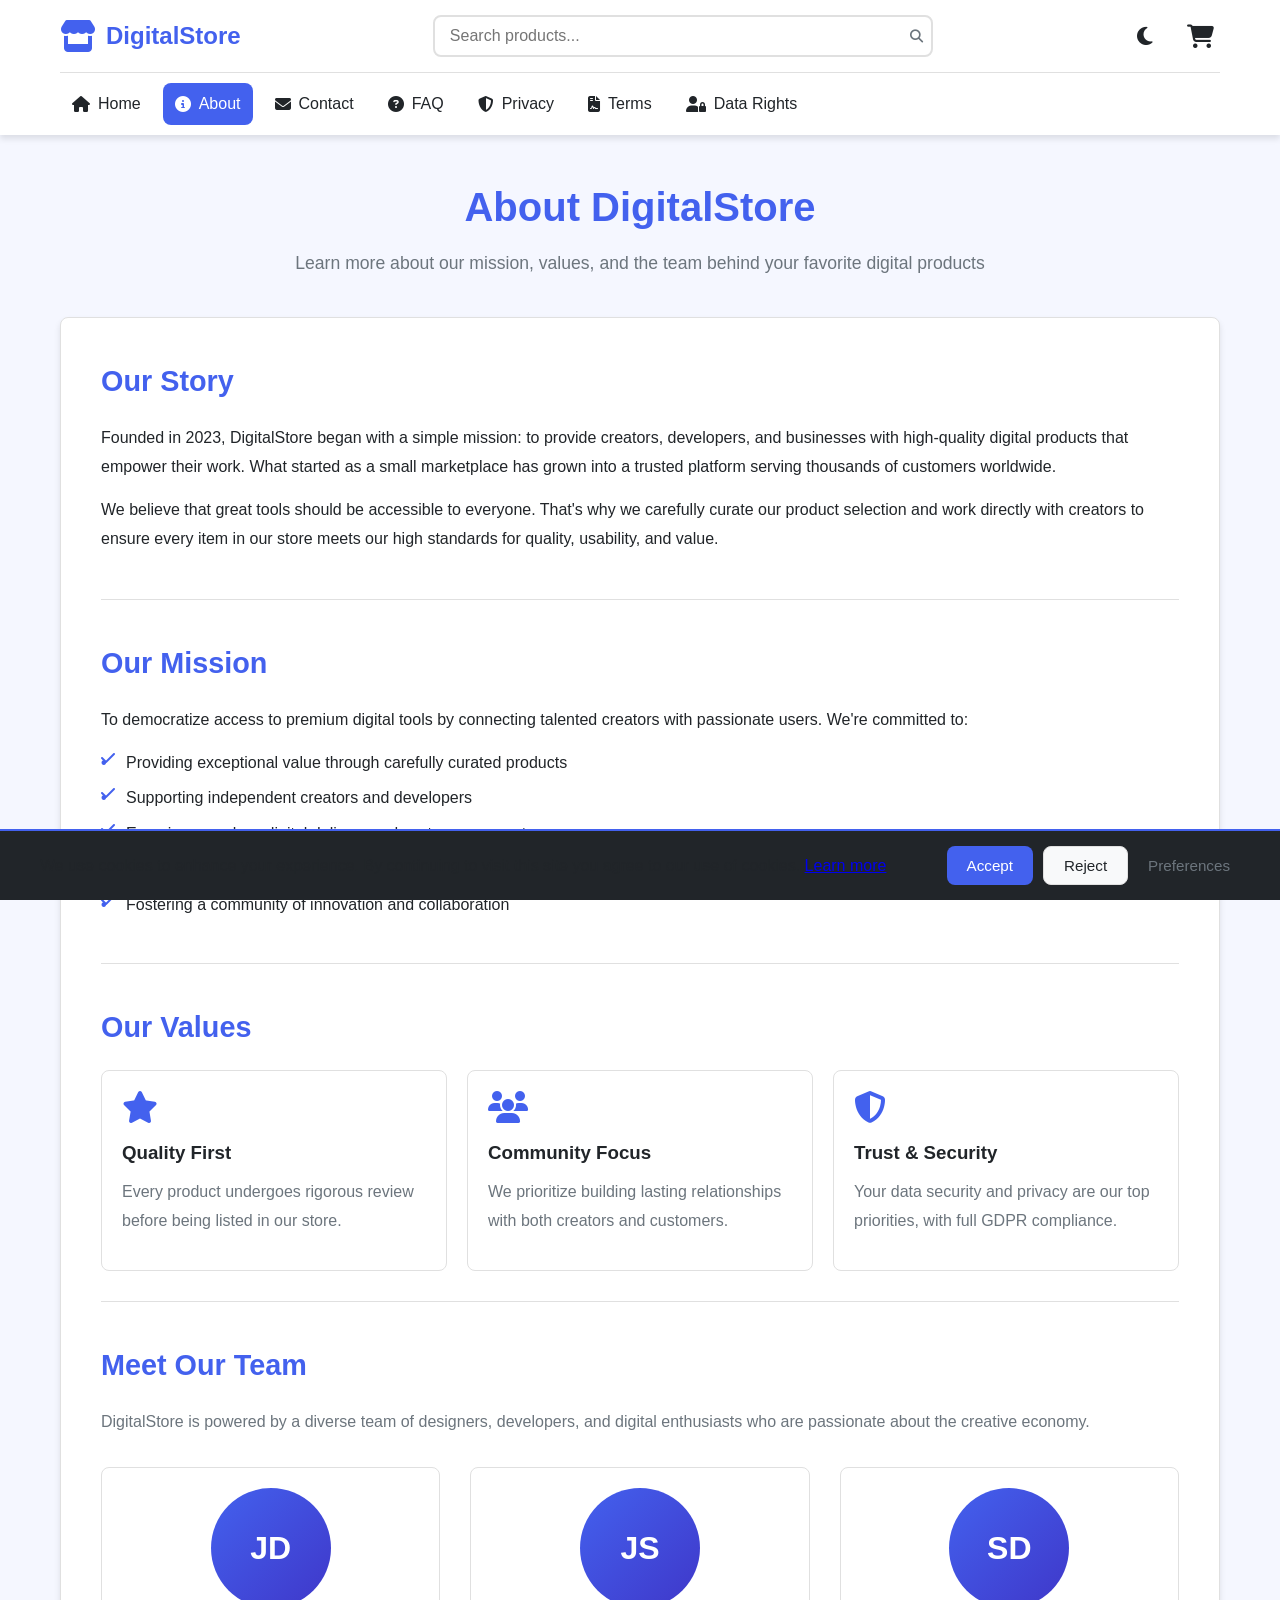
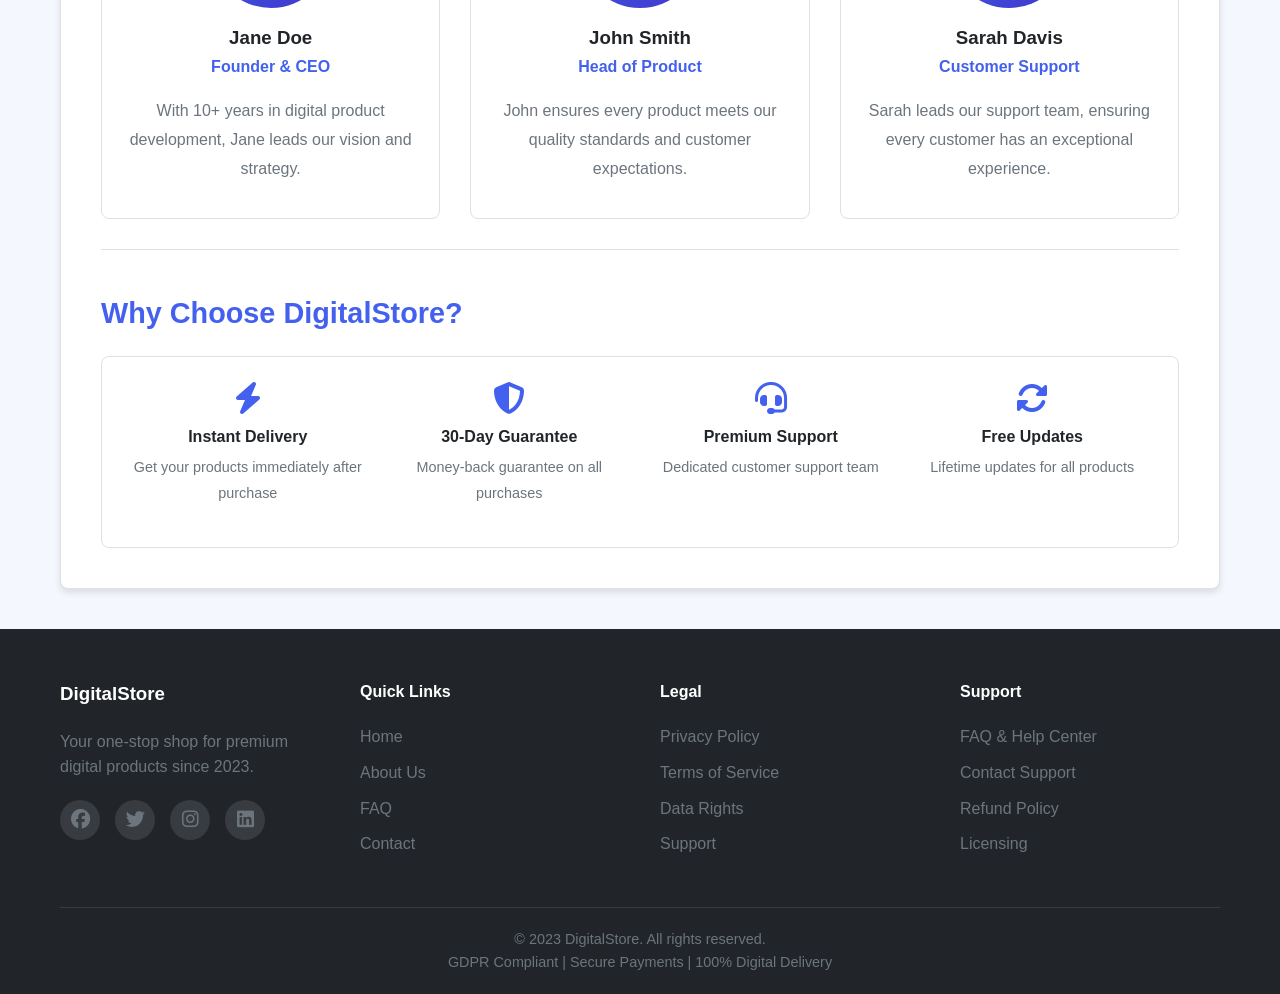
<file: about.html>
<!DOCTYPE html>
<html lang="en">
<head>
    <meta charset="UTF-8">
    <meta name="viewport" content="width=device-width, initial-scale=1.0">
    <title>About Us - Digital Store</title>
    <link rel="stylesheet" href="css/style.css">
    <link rel="stylesheet" href="css/responsive.css">
    <link rel="stylesheet" href="css/dark-mode.css">
    <link rel="stylesheet" href="https://cdnjs.cloudflare.com/ajax/libs/font-awesome/6.4.0/css/all.min.css">
    <link rel="icon" type="image/x-icon" href="assets/favicon.ico">
</head>
<body>
    <!-- GDPR Consent Banner -->
    <div id="gdpr-consent" class="gdpr-banner">
        <div class="gdpr-content">
            <p>We use cookies to enhance your experience. By continuing to visit this site you agree to our use of cookies. 
               <a href="privacy.html">Learn more</a></p>
            <div class="gdpr-buttons">
                <button id="gdpr-accept" class="btn btn-primary">Accept</button>
                <button id="gdpr-reject" class="btn btn-secondary">Reject</button>
                <button id="gdpr-preferences" class="btn btn-text">Preferences</button>
            </div>
        </div>
    </div>

    <!-- Header -->
    <header class="header">
        <div class="container">
            <div class="header-top">
                <button class="menu-toggle" aria-label="Toggle menu">
                    <i class="fas fa-bars"></i>
                </button>
                <div class="logo">
                    <a href="index.html">
                        <i class="fas fa-store"></i>
                        <span>DigitalStore</span>
                    </a>
                </div>
                <div class="search-bar">
                    <input type="text" id="search-input" placeholder="Search products...">
                    <button id="search-button" aria-label="Search">
                        <i class="fas fa-search"></i>
                    </button>
                </div>
                <div class="header-actions">
                    <button class="theme-toggle" id="theme-toggle" aria-label="Toggle dark mode">
                        <i class="fas fa-moon"></i>
                        <i class="fas fa-sun" style="display: none;"></i>
                    </button>
                    <button class="cart-icon" id="cart-icon" aria-label="Shopping cart">
                        <i class="fas fa-shopping-cart"></i>
                        <span class="cart-count">0</span>
                    </button>
                </div>
            </div>
            
            <nav class="navbar">
                <ul class="nav-menu">
                    <li><a href="index.html"><i class="fas fa-home"></i> Home</a></li>
                    <li><a href="about.html" class="active"><i class="fas fa-info-circle"></i> About</a></li>
                    <li><a href="contact.html"><i class="fas fa-envelope"></i> Contact</a></li>
                    <li><a href="faq.html"><i class="fas fa-question-circle"></i> FAQ</a></li>
                    <li><a href="privacy.html"><i class="fas fa-shield-alt"></i> Privacy</a></li>
                    <li><a href="terms.html"><i class="fas fa-file-contract"></i> Terms</a></li>
                    <li><a href="data-rights.html"><i class="fas fa-user-lock"></i> Data Rights</a></li>
                </ul>
            </nav>
        </div>
    </header>

    <!-- Main Content -->
    <main class="main-content">
        <div class="container">
            <div class="page-header">
                <h1>About DigitalStore</h1>
                <p>Learn more about our mission, values, and the team behind your favorite digital products</p>
            </div>

            <div class="about-content">
                <section class="about-section">
                    <h2>Our Story</h2>
                    <p>Founded in 2023, DigitalStore began with a simple mission: to provide creators, developers, and businesses with high-quality digital products that empower their work. What started as a small marketplace has grown into a trusted platform serving thousands of customers worldwide.</p>
                    <p>We believe that great tools should be accessible to everyone. That's why we carefully curate our product selection and work directly with creators to ensure every item in our store meets our high standards for quality, usability, and value.</p>
                </section>

                <section class="about-section">
                    <h2>Our Mission</h2>
                    <p>To democratize access to premium digital tools by connecting talented creators with passionate users. We're committed to:</p>
                    <ul style="list-style: none; padding-left: 0;">
                        <li style="margin-bottom: 10px; padding-left: 25px; position: relative;">
                            <i class="fas fa-check" style="position: absolute; left: 0; color: var(--primary-color);"></i>
                            Providing exceptional value through carefully curated products
                        </li>
                        <li style="margin-bottom: 10px; padding-left: 25px; position: relative;">
                            <i class="fas fa-check" style="position: absolute; left: 0; color: var(--primary-color);"></i>
                            Supporting independent creators and developers
                        </li>
                        <li style="margin-bottom: 10px; padding-left: 25px; position: relative;">
                            <i class="fas fa-check" style="position: absolute; left: 0; color: var(--primary-color);"></i>
                            Ensuring seamless digital delivery and customer support
                        </li>
                        <li style="margin-bottom: 10px; padding-left: 25px; position: relative;">
                            <i class="fas fa-check" style="position: absolute; left: 0; color: var(--primary-color);"></i>
                            Maintaining the highest standards of quality and ethics
                        </li>
                        <li style="margin-bottom: 10px; padding-left: 25px; position: relative;">
                            <i class="fas fa-check" style="position: absolute; left: 0; color: var(--primary-color);"></i>
                            Fostering a community of innovation and collaboration
                        </li>
                    </ul>
                </section>

                <section class="about-section">
                    <h2>Our Values</h2>
                    <div class="values-grid" style="display: grid; grid-template-columns: repeat(auto-fit, minmax(250px, 1fr)); gap: 20px; margin-top: 20px;">
                        <div class="value-card" style="background: var(--card-bg); padding: 20px; border-radius: var(--border-radius); border: 1px solid var(--border-color); transition: var(--transition);">
                            <i class="fas fa-star" style="color: var(--primary-color); font-size: 2rem; margin-bottom: 15px;"></i>
                            <h3 style="margin-bottom: 10px; color: var(--text-color);">Quality First</h3>
                            <p style="color: var(--text-secondary);">Every product undergoes rigorous review before being listed in our store.</p>
                        </div>
                        <div class="value-card" style="background: var(--card-bg); padding: 20px; border-radius: var(--border-radius); border: 1px solid var(--border-color); transition: var(--transition);">
                            <i class="fas fa-users" style="color: var(--primary-color); font-size: 2rem; margin-bottom: 15px;"></i>
                            <h3 style="margin-bottom: 10px; color: var(--text-color);">Community Focus</h3>
                            <p style="color: var(--text-secondary);">We prioritize building lasting relationships with both creators and customers.</p>
                        </div>
                        <div class="value-card" style="background: var(--card-bg); padding: 20px; border-radius: var(--border-radius); border: 1px solid var(--border-color); transition: var(--transition);">
                            <i class="fas fa-shield-alt" style="color: var(--primary-color); font-size: 2rem; margin-bottom: 15px;"></i>
                            <h3 style="margin-bottom: 10px; color: var(--text-color);">Trust & Security</h3>
                            <p style="color: var(--text-secondary);">Your data security and privacy are our top priorities, with full GDPR compliance.</p>
                        </div>
                    </div>
                </section>

                <section class="about-section">
                    <h2>Meet Our Team</h2>
                    <p style="color: var(--text-secondary);">DigitalStore is powered by a diverse team of designers, developers, and digital enthusiasts who are passionate about the creative economy.</p>
                    
                    <div class="team-grid" style="display: grid; grid-template-columns: repeat(auto-fit, minmax(250px, 1fr)); gap: 30px; margin-top: 30px;">
                        <div class="team-member" style="text-align: center; background: var(--card-bg); padding: 20px; border-radius: var(--border-radius); border: 1px solid var(--border-color);">
                            <div style="width: 120px; height: 120px; background: linear-gradient(135deg, var(--primary-color), var(--secondary-color)); border-radius: 50%; margin: 0 auto 15px; display: flex; align-items: center; justify-content: center; color: white; font-size: 2rem; font-weight: bold;">JD</div>
                            <h3 style="color: var(--text-color);">Jane Doe</h3>
                            <p style="color: var(--primary-color); font-weight: 600;">Founder & CEO</p>
                            <p style="color: var(--text-secondary);">With 10+ years in digital product development, Jane leads our vision and strategy.</p>
                        </div>
                        <div class="team-member" style="text-align: center; background: var(--card-bg); padding: 20px; border-radius: var(--border-radius); border: 1px solid var(--border-color);">
                            <div style="width: 120px; height: 120px; background: linear-gradient(135deg, var(--primary-color), var(--secondary-color)); border-radius: 50%; margin: 0 auto 15px; display: flex; align-items: center; justify-content: center; color: white; font-size: 2rem; font-weight: bold;">JS</div>
                            <h3 style="color: var(--text-color);">John Smith</h3>
                            <p style="color: var(--primary-color); font-weight: 600;">Head of Product</p>
                            <p style="color: var(--text-secondary);">John ensures every product meets our quality standards and customer expectations.</p>
                        </div>
                        <div class="team-member" style="text-align: center; background: var(--card-bg); padding: 20px; border-radius: var(--border-radius); border: 1px solid var(--border-color);">
                            <div style="width: 120px; height: 120px; background: linear-gradient(135deg, var(--primary-color), var(--secondary-color)); border-radius: 50%; margin: 0 auto 15px; display: flex; align-items: center; justify-content: center; color: white; font-size: 2rem; font-weight: bold;">SD</div>
                            <h3 style="color: var(--text-color);">Sarah Davis</h3>
                            <p style="color: var(--primary-color); font-weight: 600;">Customer Support</p>
                            <p style="color: var(--text-secondary);">Sarah leads our support team, ensuring every customer has an exceptional experience.</p>
                        </div>
                    </div>
                </section>

                <section class="about-section">
                    <h2>Why Choose DigitalStore?</h2>
                    <div style="background: var(--card-bg); padding: 25px; border-radius: var(--border-radius); border: 1px solid var(--border-color); margin-top: 20px;">
                        <div style="display: grid; grid-template-columns: repeat(auto-fit, minmax(200px, 1fr)); gap: 20px;">
                            <div style="text-align: center;">
                                <i class="fas fa-bolt" style="color: var(--primary-color); font-size: 2rem; margin-bottom: 10px;"></i>
                                <h4 style="color: var(--text-color); margin-bottom: 5px;">Instant Delivery</h4>
                                <p style="color: var(--text-secondary); font-size: 0.9rem;">Get your products immediately after purchase</p>
                            </div>
                            <div style="text-align: center;">
                                <i class="fas fa-shield-alt" style="color: var(--primary-color); font-size: 2rem; margin-bottom: 10px;"></i>
                                <h4 style="color: var(--text-color); margin-bottom: 5px;">30-Day Guarantee</h4>
                                <p style="color: var(--text-secondary); font-size: 0.9rem;">Money-back guarantee on all purchases</p>
                            </div>
                            <div style="text-align: center;">
                                <i class="fas fa-headset" style="color: var(--primary-color); font-size: 2rem; margin-bottom: 10px;"></i>
                                <h4 style="color: var(--text-color); margin-bottom: 5px;">Premium Support</h4>
                                <p style="color: var(--text-secondary); font-size: 0.9rem;">Dedicated customer support team</p>
                            </div>
                            <div style="text-align: center;">
                                <i class="fas fa-sync-alt" style="color: var(--primary-color); font-size: 2rem; margin-bottom: 10px;"></i>
                                <h4 style="color: var(--text-color); margin-bottom: 5px;">Free Updates</h4>
                                <p style="color: var(--text-secondary); font-size: 0.9rem;">Lifetime updates for all products</p>
                            </div>
                        </div>
                    </div>
                </section>
            </div>
        </div>
    </main>

    <!-- Shopping Cart Sidebar -->
    <div class="cart-sidebar" id="cart-sidebar">
        <div class="cart-header">
            <h3><i class="fas fa-shopping-cart"></i> Your Cart</h3>
            <button class="close-cart" id="close-cart" aria-label="Close cart">
                <i class="fas fa-times"></i>
            </button>
        </div>
        <div class="cart-items" id="cart-items">
            <div class="empty-cart">
                <i class="fas fa-shopping-cart"></i>
                <p>Your cart is empty</p>
            </div>
        </div>
        <div class="cart-footer">
            <div class="cart-total">
                <span>Total:</span>
                <span id="cart-total">$0.00</span>
            </div>
            <button class="btn btn-primary btn-block" id="checkout-btn">Proceed to Checkout</button>
            <button class="btn btn-outline btn-block" id="clear-cart">Clear Cart</button>
        </div>
    </div>
    <div class="cart-overlay" id="cart-overlay"></div>

    <!-- Footer -->
    <footer class="footer">
        <div class="container">
            <div class="footer-content">
                <div class="footer-section">
                    <h3>DigitalStore</h3>
                    <p>Your one-stop shop for premium digital products since 2023.</p>
                    <div class="social-links">
                        <a href="#" aria-label="Facebook"><i class="fab fa-facebook"></i></a>
                        <a href="#" aria-label="Twitter"><i class="fab fa-twitter"></i></a>
                        <a href="#" aria-label="Instagram"><i class="fab fa-instagram"></i></a>
                        <a href="#" aria-label="LinkedIn"><i class="fab fa-linkedin"></i></a>
                    </div>
                </div>
                
                <div class="footer-section">
                    <h4>Quick Links</h4>
                    <ul>
                        <li><a href="index.html">Home</a></li>
                        <li><a href="about.html">About Us</a></li>
                        <li><a href="faq.html">FAQ</a></li>
                        <li><a href="contact.html">Contact</a></li>
                    </ul>
                </div>
                
                <div class="footer-section">
                    <h4>Legal</h4>
                    <ul>
                        <li><a href="privacy.html">Privacy Policy</a></li>
                        <li><a href="terms.html">Terms of Service</a></li>
                        <li><a href="data-rights.html">Data Rights</a></li>
                        <li><a href="contact.html#support">Support</a></li>
                    </ul>
                </div>
                
                <div class="footer-section">
                    <h4>Support</h4>
                    <ul>
                        <li><a href="faq.html">FAQ & Help Center</a></li>
                        <li><a href="contact.html">Contact Support</a></li>
                        <li><a href="terms.html#refunds">Refund Policy</a></li>
                        <li><a href="terms.html#licensing">Licensing</a></li>
                    </ul>
                </div>
            </div>
            
            <div class="footer-bottom">
                <p>&copy; 2023 DigitalStore. All rights reserved.</p>
                <p>GDPR Compliant | Secure Payments | 100% Digital Delivery</p>
            </div>
        </div>
    </footer>

    <!-- Scripts -->
    <script src="js/cart.js"></script>
    <script src="js/main.js"></script>
</body>
</html>
</file>
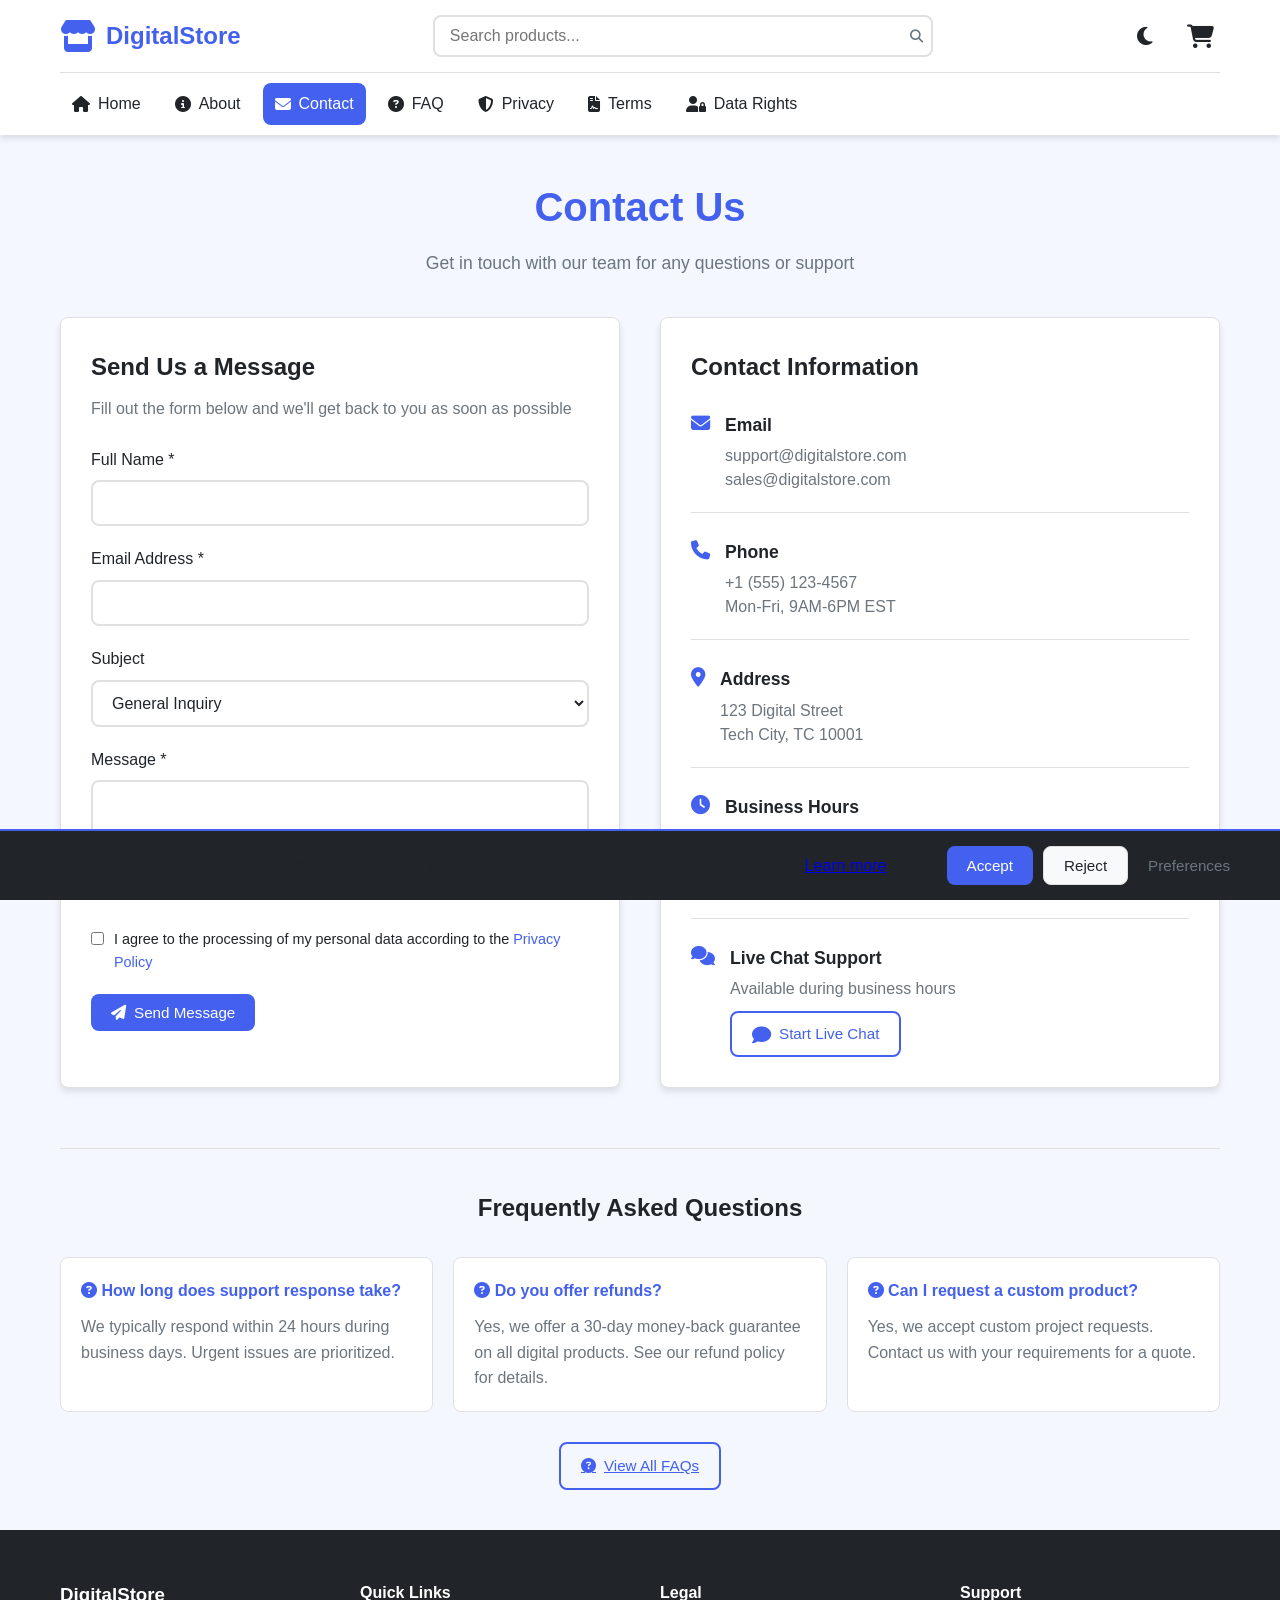
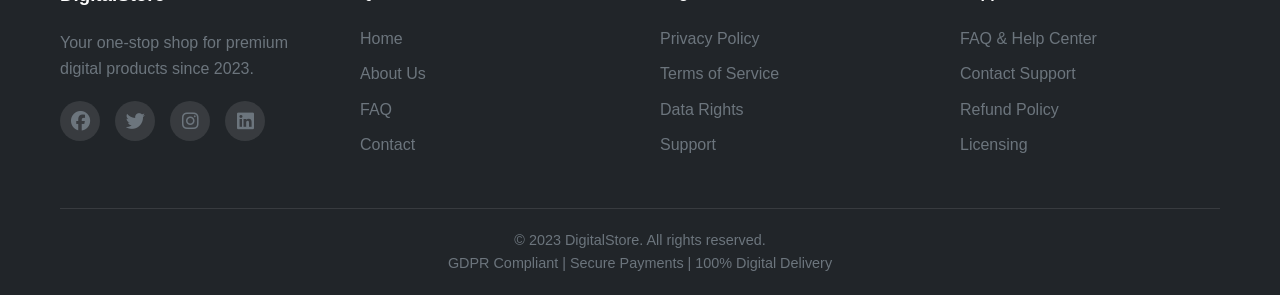
<file: contact.html>
<!DOCTYPE html>
<html lang="en">
<head>
    <meta charset="UTF-8">
    <meta name="viewport" content="width=device-width, initial-scale=1.0">
    <title>Contact Us - Digital Store</title>
    <link rel="stylesheet" href="css/style.css">
    <link rel="stylesheet" href="css/responsive.css">
    <link rel="stylesheet" href="css/dark-mode.css">
    <link rel="stylesheet" href="https://cdnjs.cloudflare.com/ajax/libs/font-awesome/6.4.0/css/all.min.css">
    <link rel="icon" type="image/x-icon" href="assets/favicon.ico">
</head>
<body>
    <!-- GDPR Consent Banner -->
    <div id="gdpr-consent" class="gdpr-banner">
        <div class="gdpr-content">
            <p>We use cookies to enhance your experience. By continuing to visit this site you agree to our use of cookies. 
               <a href="privacy.html">Learn more</a></p>
            <div class="gdpr-buttons">
                <button id="gdpr-accept" class="btn btn-primary">Accept</button>
                <button id="gdpr-reject" class="btn btn-secondary">Reject</button>
                <button id="gdpr-preferences" class="btn btn-text">Preferences</button>
            </div>
        </div>
    </div>

    <!-- Header -->
    <header class="header">
        <div class="container">
            <div class="header-top">
                <button class="menu-toggle" aria-label="Toggle menu">
                    <i class="fas fa-bars"></i>
                </button>
                <div class="logo">
                    <a href="index.html">
                        <i class="fas fa-store"></i>
                        <span>DigitalStore</span>
                    </a>
                </div>
                <div class="search-bar">
                    <input type="text" id="search-input" placeholder="Search products...">
                    <button id="search-button" aria-label="Search">
                        <i class="fas fa-search"></i>
                    </button>
                </div>
                <div class="header-actions">
                    <button class="theme-toggle" id="theme-toggle" aria-label="Toggle dark mode">
                        <i class="fas fa-moon"></i>
                        <i class="fas fa-sun" style="display: none;"></i>
                    </button>
                    <button class="cart-icon" id="cart-icon" aria-label="Shopping cart">
                        <i class="fas fa-shopping-cart"></i>
                        <span class="cart-count">0</span>
                    </button>
                </div>
            </div>
            
            <nav class="navbar">
                <ul class="nav-menu">
                    <li><a href="index.html"><i class="fas fa-home"></i> Home</a></li>
                    <li><a href="about.html"><i class="fas fa-info-circle"></i> About</a></li>
                    <li><a href="contact.html" class="active"><i class="fas fa-envelope"></i> Contact</a></li>
                    <li><a href="faq.html"><i class="fas fa-question-circle"></i> FAQ</a></li>
                    <li><a href="privacy.html"><i class="fas fa-shield-alt"></i> Privacy</a></li>
                    <li><a href="terms.html"><i class="fas fa-file-contract"></i> Terms</a></li>
                    <li><a href="data-rights.html"><i class="fas fa-user-lock"></i> Data Rights</a></li>
                </ul>
            </nav>
        </div>
    </header>

    <!-- Main Content -->
    <main class="main-content">
        <div class="container">
            <div class="page-header">
                <h1>Contact Us</h1>
                <p>Get in touch with our team for any questions or support</p>
            </div>

            <div class="contact-content">
                <div class="contact-form">
                    <h2>Send Us a Message</h2>
                    <p>Fill out the form below and we'll get back to you as soon as possible</p>
                    
                    <form id="contact-form">
                        <div class="form-group">
                            <label for="name">Full Name *</label>
                            <input type="text" id="name" name="name" required>
                        </div>
                        
                        <div class="form-group">
                            <label for="email">Email Address *</label>
                            <input type="email" id="email" name="email" required>
                        </div>
                        
                        <div class="form-group">
                            <label for="subject">Subject</label>
                            <select id="subject" name="subject">
                                <option value="general">General Inquiry</option>
                                <option value="support">Technical Support</option>
                                <option value="billing">Billing Question</option>
                                <option value="partnership">Partnership Opportunity</option>
                                <option value="other">Other</option>
                            </select>
                        </div>
                        
                        <div class="form-group">
                            <label for="message">Message *</label>
                            <textarea id="message" name="message" rows="5" required></textarea>
                        </div>
                        
                        <div class="form-group">
                            <div class="gdpr-checkbox">
                                <input type="checkbox" id="gdpr-contact" required>
                                <label for="gdpr-contact">I agree to the processing of my personal data according to the <a href="privacy.html">Privacy Policy</a></label>
                            </div>
                        </div>
                        
                        <button type="submit" class="btn btn-primary">
                            <i class="fas fa-paper-plane"></i> Send Message
                        </button>
                    </form>
                </div>
                
                <div class="contact-info">
                    <h2>Contact Information</h2>
                    
                    <div class="info-item">
                        <i class="fas fa-envelope"></i>
                        <div>
                            <h3>Email</h3>
                            <p>support@digitalstore.com</p>
                            <p>sales@digitalstore.com</p>
                        </div>
                    </div>
                    
                    <div class="info-item">
                        <i class="fas fa-phone"></i>
                        <div>
                            <h3>Phone</h3>
                            <p>+1 (555) 123-4567</p>
                            <p>Mon-Fri, 9AM-6PM EST</p>
                        </div>
                    </div>
                    
                    <div class="info-item">
                        <i class="fas fa-map-marker-alt"></i>
                        <div>
                            <h3>Address</h3>
                            <p>123 Digital Street</p>
                            <p>Tech City, TC 10001</p>
                        </div>
                    </div>
                    
                    <div class="info-item">
                        <i class="fas fa-clock"></i>
                        <div>
                            <h3>Business Hours</h3>
                            <p>Monday - Friday: 9:00 AM - 6:00 PM</p>
                            <p>Saturday: 10:00 AM - 4:00 PM</p>
                            <p>Sunday: Closed</p>
                        </div>
                    </div>
                    
                    <div class="info-item">
                        <i class="fas fa-comments"></i>
                        <div>
                            <h3>Live Chat Support</h3>
                            <p>Available during business hours</p>
                            <button class="btn btn-outline" id="live-chat-btn" style="margin-top: 10px;">
                                <i class="fas fa-comment"></i> Start Live Chat
                            </button>
                        </div>
                    </div>
                </div>
            </div>

            <!-- FAQ Preview Section -->
            <div class="faq-preview" style="margin-top: 60px; padding-top: 40px; border-top: 1px solid var(--border-color);">
                <h2 style="text-align: center; margin-bottom: 30px;">Frequently Asked Questions</h2>
                <div class="faq-grid" style="display: grid; grid-template-columns: repeat(auto-fit, minmax(300px, 1fr)); gap: 20px;">
                    <div class="faq-item-preview" style="background: var(--card-bg); padding: 20px; border-radius: var(--border-radius); border: 1px solid var(--border-color);">
                        <h4 style="margin-bottom: 10px; color: var(--primary-color);">
                            <i class="fas fa-question-circle"></i> How long does support response take?
                        </h4>
                        <p style="color: var(--text-secondary);">We typically respond within 24 hours during business days. Urgent issues are prioritized.</p>
                    </div>
                    <div class="faq-item-preview" style="background: var(--card-bg); padding: 20px; border-radius: var(--border-radius); border: 1px solid var(--border-color);">
                        <h4 style="margin-bottom: 10px; color: var(--primary-color);">
                            <i class="fas fa-question-circle"></i> Do you offer refunds?
                        </h4>
                        <p style="color: var(--text-secondary);">Yes, we offer a 30-day money-back guarantee on all digital products. See our refund policy for details.</p>
                    </div>
                    <div class="faq-item-preview" style="background: var(--card-bg); padding: 20px; border-radius: var(--border-radius); border: 1px solid var(--border-color);">
                        <h4 style="margin-bottom: 10px; color: var(--primary-color);">
                            <i class="fas fa-question-circle"></i> Can I request a custom product?
                        </h4>
                        <p style="color: var(--text-secondary);">Yes, we accept custom project requests. Contact us with your requirements for a quote.</p>
                    </div>
                </div>
                <div style="text-align: center; margin-top: 30px;">
                    <a href="faq.html" class="btn btn-outline">
                        <i class="fas fa-question-circle"></i> View All FAQs
                    </a>
                </div>
            </div>
        </div>
    </main>

    <!-- Shopping Cart Sidebar -->
    <div class="cart-sidebar" id="cart-sidebar">
        <div class="cart-header">
            <h3><i class="fas fa-shopping-cart"></i> Your Cart</h3>
            <button class="close-cart" id="close-cart" aria-label="Close cart">
                <i class="fas fa-times"></i>
            </button>
        </div>
        <div class="cart-items" id="cart-items">
            <div class="empty-cart">
                <i class="fas fa-shopping-cart"></i>
                <p>Your cart is empty</p>
            </div>
        </div>
        <div class="cart-footer">
            <div class="cart-total">
                <span>Total:</span>
                <span id="cart-total">$0.00</span>
            </div>
            <button class="btn btn-primary btn-block" id="checkout-btn">Proceed to Checkout</button>
            <button class="btn btn-outline btn-block" id="clear-cart">Clear Cart</button>
        </div>
    </div>
    <div class="cart-overlay" id="cart-overlay"></div>

    <!-- Footer -->
    <footer class="footer">
        <div class="container">
            <div class="footer-content">
                <div class="footer-section">
                    <h3>DigitalStore</h3>
                    <p>Your one-stop shop for premium digital products since 2023.</p>
                    <div class="social-links">
                        <a href="#" aria-label="Facebook"><i class="fab fa-facebook"></i></a>
                        <a href="#" aria-label="Twitter"><i class="fab fa-twitter"></i></a>
                        <a href="#" aria-label="Instagram"><i class="fab fa-instagram"></i></a>
                        <a href="#" aria-label="LinkedIn"><i class="fab fa-linkedin"></i></a>
                    </div>
                </div>
                
                <div class="footer-section">
                    <h4>Quick Links</h4>
                    <ul>
                        <li><a href="index.html">Home</a></li>
                        <li><a href="about.html">About Us</a></li>
                        <li><a href="faq.html">FAQ</a></li>
                        <li><a href="contact.html">Contact</a></li>
                    </ul>
                </div>
                
                <div class="footer-section">
                    <h4>Legal</h4>
                    <ul>
                        <li><a href="privacy.html">Privacy Policy</a></li>
                        <li><a href="terms.html">Terms of Service</a></li>
                        <li><a href="data-rights.html">Data Rights</a></li>
                        <li><a href="contact.html#support">Support</a></li>
                    </ul>
                </div>
                
                <div class="footer-section">
                    <h4>Support</h4>
                    <ul>
                        <li><a href="faq.html">FAQ & Help Center</a></li>
                        <li><a href="contact.html">Contact Support</a></li>
                        <li><a href="terms.html#refunds">Refund Policy</a></li>
                        <li><a href="terms.html#licensing">Licensing</a></li>
                    </ul>
                </div>
            </div>
            
            <div class="footer-bottom">
                <p>&copy; 2023 DigitalStore. All rights reserved.</p>
                <p>GDPR Compliant | Secure Payments | 100% Digital Delivery</p>
            </div>
        </div>
    </footer>

    <!-- Scripts -->
    <script src="js/cart.js"></script>
    <script src="js/main.js"></script>
</body>
</html>
</file>
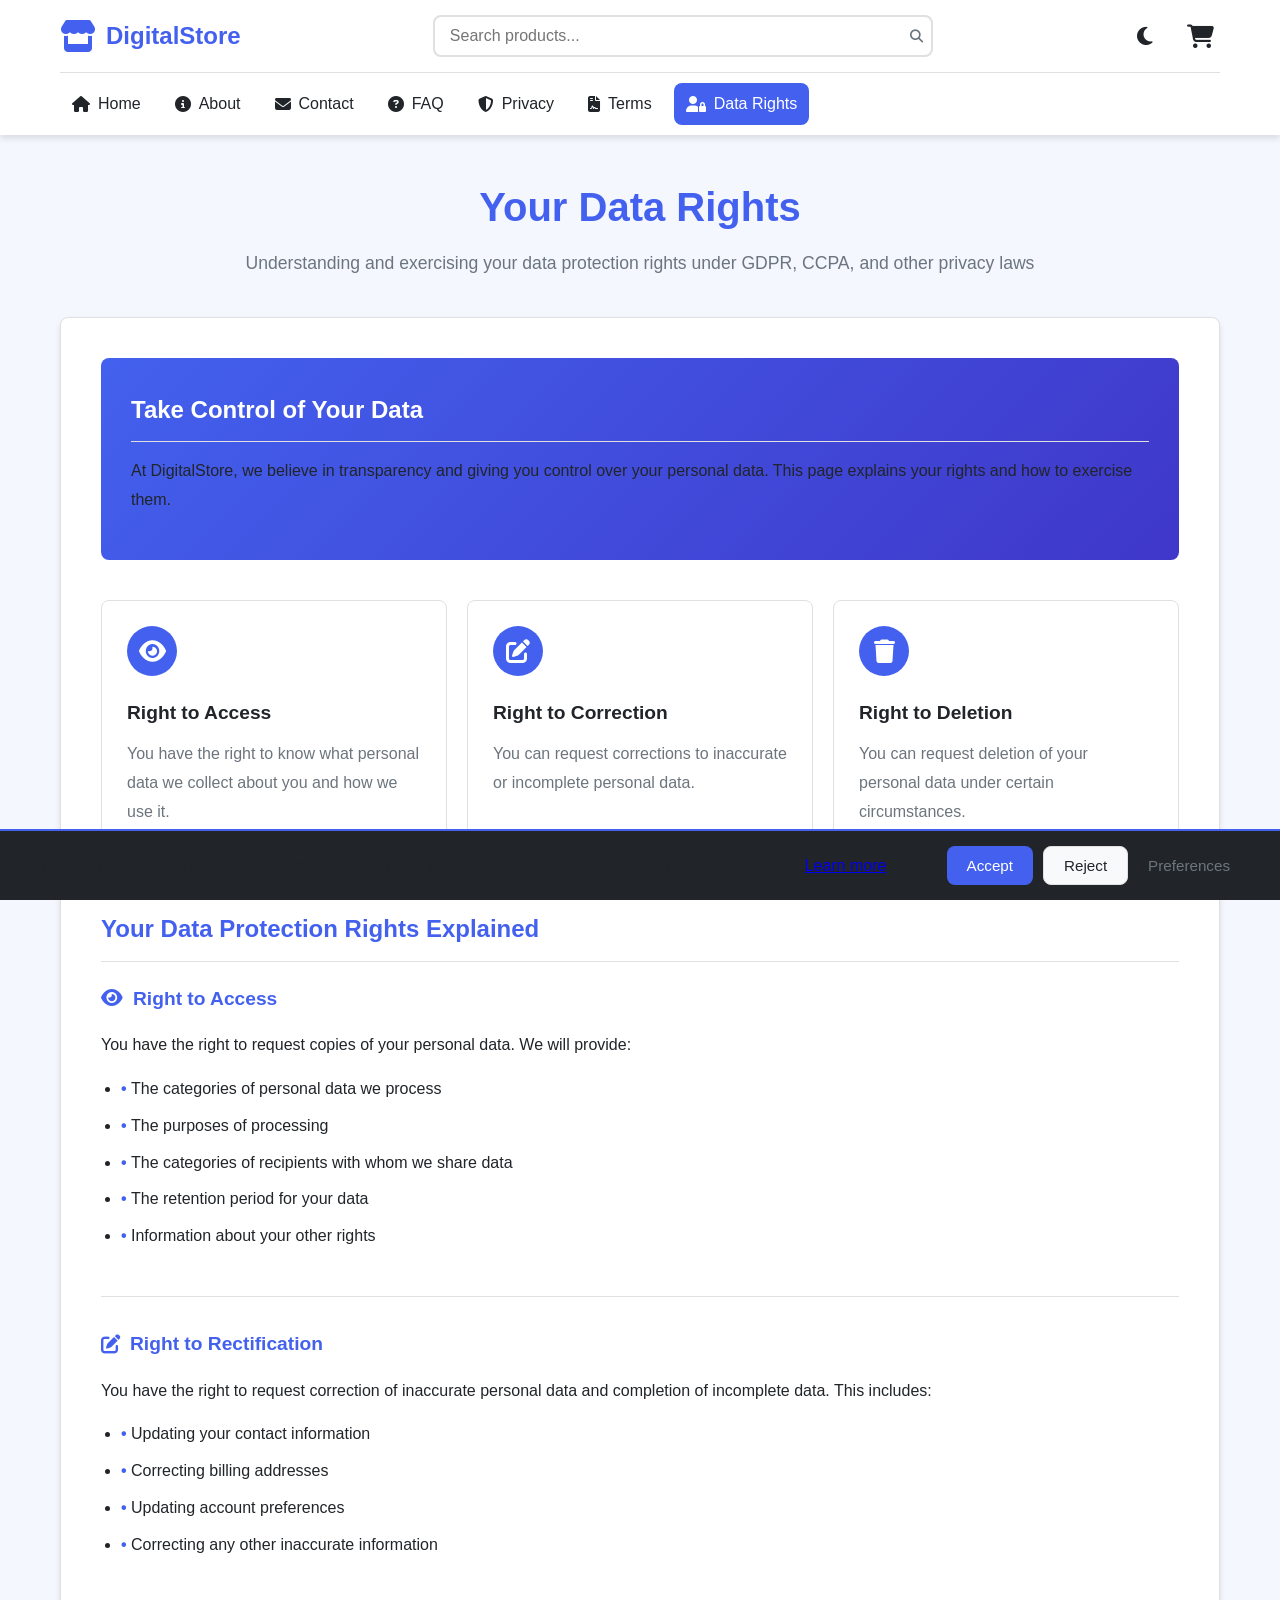
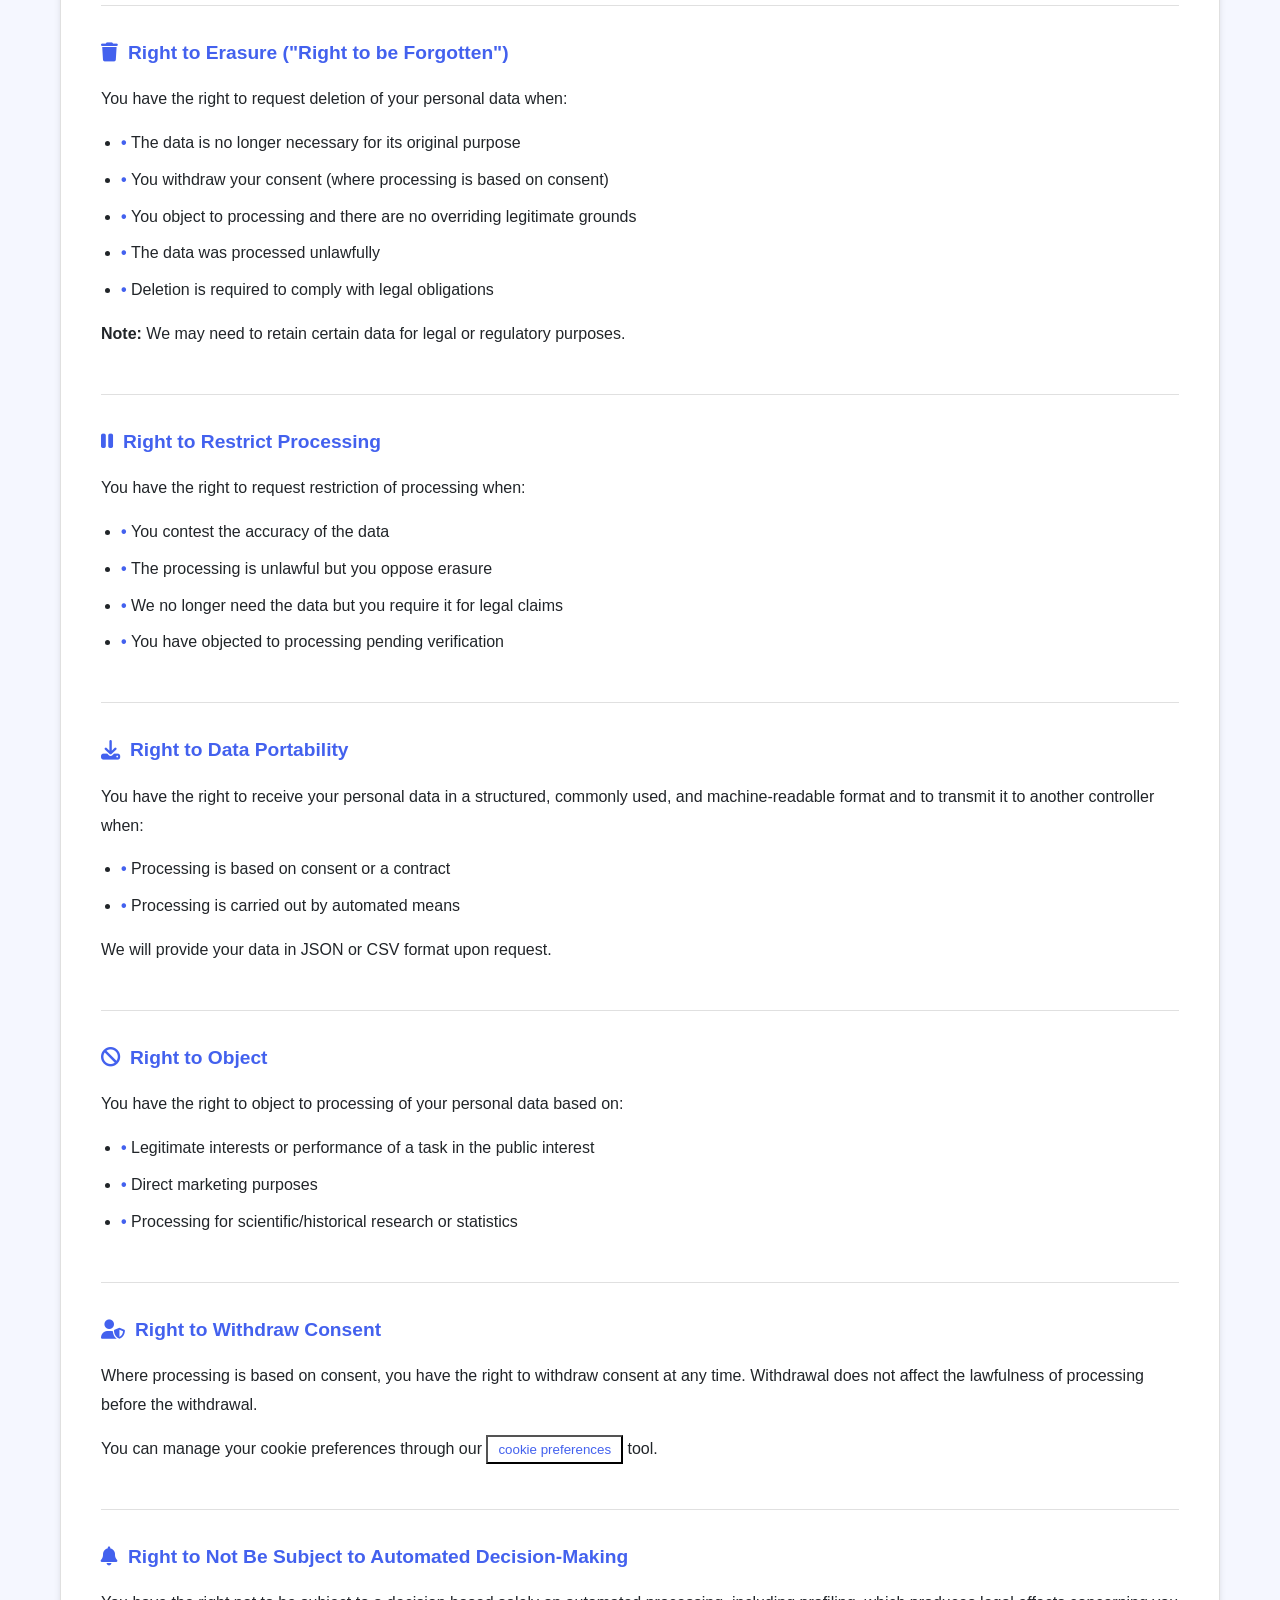
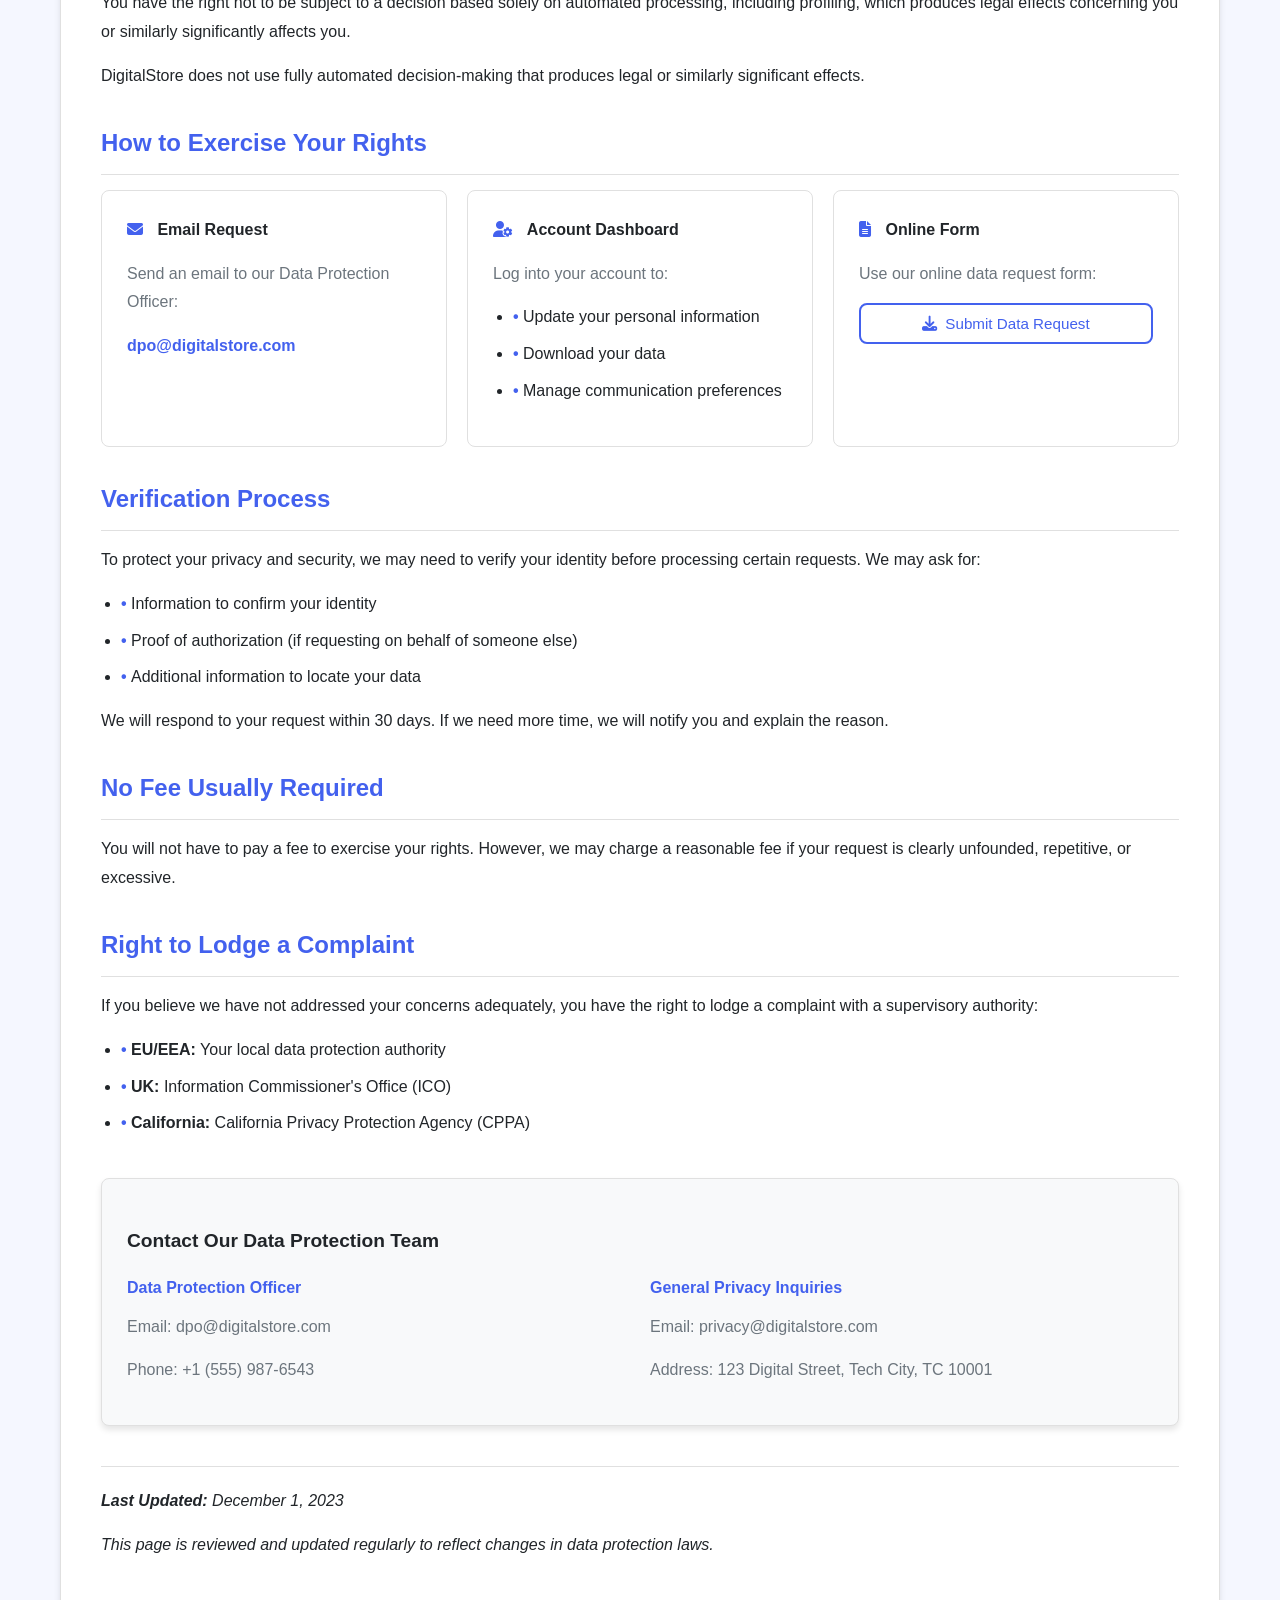
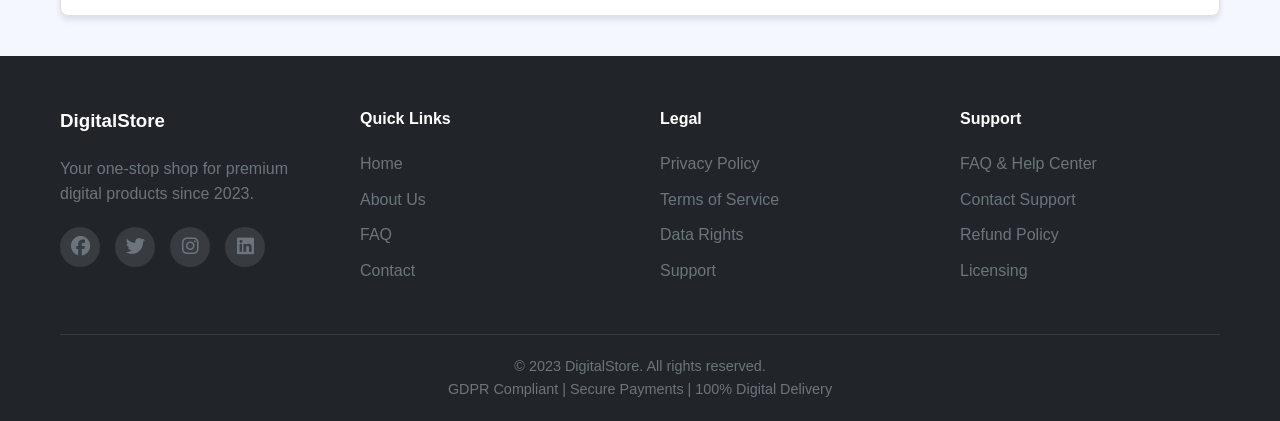
<file: data-rights.html>
<!DOCTYPE html>
<html lang="en">
<head>
    <meta charset="UTF-8">
    <meta name="viewport" content="width=device-width, initial-scale=1.0">
    <title>Data Rights - Digital Store</title>
    <link rel="stylesheet" href="css/style.css">
    <link rel="stylesheet" href="css/responsive.css">
    <link rel="stylesheet" href="css/dark-mode.css">
    <link rel="stylesheet" href="https://cdnjs.cloudflare.com/ajax/libs/font-awesome/6.4.0/css/all.min.css">
    <link rel="icon" type="image/x-icon" href="assets/favicon.ico">
</head>
<body>
    <!-- GDPR Consent Banner -->
    <div id="gdpr-consent" class="gdpr-banner">
        <div class="gdpr-content">
            <p>We use cookies to enhance your experience. By continuing to visit this site you agree to our use of cookies. 
               <a href="privacy.html">Learn more</a></p>
            <div class="gdpr-buttons">
                <button id="gdpr-accept" class="btn btn-primary">Accept</button>
                <button id="gdpr-reject" class="btn btn-secondary">Reject</button>
                <button id="gdpr-preferences" class="btn btn-text">Preferences</button>
            </div>
        </div>
    </div>

    <!-- Header -->
    <header class="header">
        <div class="container">
            <div class="header-top">
                <button class="menu-toggle" aria-label="Toggle menu">
                    <i class="fas fa-bars"></i>
                </button>
                <div class="logo">
                    <a href="index.html">
                        <i class="fas fa-store"></i>
                        <span>DigitalStore</span>
                    </a>
                </div>
                <div class="search-bar">
                    <input type="text" id="search-input" placeholder="Search products...">
                    <button id="search-button" aria-label="Search">
                        <i class="fas fa-search"></i>
                    </button>
                </div>
                <div class="header-actions">
                    <button class="theme-toggle" id="theme-toggle" aria-label="Toggle dark mode">
                        <i class="fas fa-moon"></i>
                        <i class="fas fa-sun" style="display: none;"></i>
                    </button>
                    <button class="cart-icon" id="cart-icon" aria-label="Shopping cart">
                        <i class="fas fa-shopping-cart"></i>
                        <span class="cart-count">0</span>
                    </button>
                </div>
            </div>
            
            <nav class="navbar">
                <ul class="nav-menu">
                    <li><a href="index.html"><i class="fas fa-home"></i> Home</a></li>
                    <li><a href="about.html"><i class="fas fa-info-circle"></i> About</a></li>
                    <li><a href="contact.html"><i class="fas fa-envelope"></i> Contact</a></li>
                    <li><a href="faq.html"><i class="fas fa-question-circle"></i> FAQ</a></li>
                    <li><a href="privacy.html"><i class="fas fa-shield-alt"></i> Privacy</a></li>
                    <li><a href="terms.html"><i class="fas fa-file-contract"></i> Terms</a></li>
                    <li><a href="data-rights.html" class="active"><i class="fas fa-user-lock"></i> Data Rights</a></li>
                </ul>
            </nav>
        </div>
    </header>

    <!-- Main Content -->
    <main class="main-content">
        <div class="container">
            <div class="page-header">
                <h1>Your Data Rights</h1>
                <p>Understanding and exercising your data protection rights under GDPR, CCPA, and other privacy laws</p>
            </div>

            <div class="legal-content">
                <div class="data-rights-intro" style="background: linear-gradient(135deg, var(--primary-color), var(--secondary-color)); color: white; padding: 30px; border-radius: var(--border-radius); margin-bottom: 40px;">
                    <h2 style="color: white; margin-bottom: 15px;">Take Control of Your Data</h2>
                    <p>At DigitalStore, we believe in transparency and giving you control over your personal data. This page explains your rights and how to exercise them.</p>
                </div>

                <div class="rights-overview" style="display: grid; grid-template-columns: repeat(auto-fit, minmax(300px, 1fr)); gap: 20px; margin-bottom: 40px;">
                    <div class="right-card" style="background: var(--card-bg); padding: 25px; border-radius: var(--border-radius); border: 1px solid var(--border-color);">
                        <div style="background: var(--primary-color); width: 50px; height: 50px; border-radius: 50%; display: flex; align-items: center; justify-content: center; margin-bottom: 15px;">
                            <i class="fas fa-eye" style="color: white; font-size: 1.5rem;"></i>
                        </div>
                        <h3 style="color: var(--text-color); margin-bottom: 10px;">Right to Access</h3>
                        <p style="color: var(--text-secondary);">You have the right to know what personal data we collect about you and how we use it.</p>
                    </div>
                    
                    <div class="right-card" style="background: var(--card-bg); padding: 25px; border-radius: var(--border-radius); border: 1px solid var(--border-color);">
                        <div style="background: var(--primary-color); width: 50px; height: 50px; border-radius: 50%; display: flex; align-items: center; justify-content: center; margin-bottom: 15px;">
                            <i class="fas fa-edit" style="color: white; font-size: 1.5rem;"></i>
                        </div>
                        <h3 style="color: var(--text-color); margin-bottom: 10px;">Right to Correction</h3>
                        <p style="color: var(--text-secondary);">You can request corrections to inaccurate or incomplete personal data.</p>
                    </div>
                    
                    <div class="right-card" style="background: var(--card-bg); padding: 25px; border-radius: var(--border-radius); border: 1px solid var(--border-color);">
                        <div style="background: var(--primary-color); width: 50px; height: 50px; border-radius: 50%; display: flex; align-items: center; justify-content: center; margin-bottom: 15px;">
                            <i class="fas fa-trash" style="color: white; font-size: 1.5rem;"></i>
                        </div>
                        <h3 style="color: var(--text-color); margin-bottom: 10px;">Right to Deletion</h3>
                        <p style="color: var(--text-secondary);">You can request deletion of your personal data under certain circumstances.</p>
                    </div>
                </div>

                <h2>Your Data Protection Rights Explained</h2>
                
                <div class="right-detail" style="margin-bottom: 30px; padding-bottom: 30px; border-bottom: 1px solid var(--border-color);">
                    <h3 style="color: var(--primary-color); margin-bottom: 15px;">
                        <i class="fas fa-eye" style="margin-right: 10px;"></i> Right to Access
                    </h3>
                    <p>You have the right to request copies of your personal data. We will provide:</p>
                    <ul>
                        <li>The categories of personal data we process</li>
                        <li>The purposes of processing</li>
                        <li>The categories of recipients with whom we share data</li>
                        <li>The retention period for your data</li>
                        <li>Information about your other rights</li>
                    </ul>
                </div>

                <div class="right-detail" style="margin-bottom: 30px; padding-bottom: 30px; border-bottom: 1px solid var(--border-color);">
                    <h3 style="color: var(--primary-color); margin-bottom: 15px;">
                        <i class="fas fa-edit" style="margin-right: 10px;"></i> Right to Rectification
                    </h3>
                    <p>You have the right to request correction of inaccurate personal data and completion of incomplete data. This includes:</p>
                    <ul>
                        <li>Updating your contact information</li>
                        <li>Correcting billing addresses</li>
                        <li>Updating account preferences</li>
                        <li>Correcting any other inaccurate information</li>
                    </ul>
                </div>

                <div class="right-detail" style="margin-bottom: 30px; padding-bottom: 30px; border-bottom: 1px solid var(--border-color);">
                    <h3 style="color: var(--primary-color); margin-bottom: 15px;">
                        <i class="fas fa-trash" style="margin-right: 10px;"></i> Right to Erasure ("Right to be Forgotten")
                    </h3>
                    <p>You have the right to request deletion of your personal data when:</p>
                    <ul>
                        <li>The data is no longer necessary for its original purpose</li>
                        <li>You withdraw your consent (where processing is based on consent)</li>
                        <li>You object to processing and there are no overriding legitimate grounds</li>
                        <li>The data was processed unlawfully</li>
                        <li>Deletion is required to comply with legal obligations</li>
                    </ul>
                    <p><strong>Note:</strong> We may need to retain certain data for legal or regulatory purposes.</p>
                </div>

                <div class="right-detail" style="margin-bottom: 30px; padding-bottom: 30px; border-bottom: 1px solid var(--border-color);">
                    <h3 style="color: var(--primary-color); margin-bottom: 15px;">
                        <i class="fas fa-pause" style="margin-right: 10px;"></i> Right to Restrict Processing
                    </h3>
                    <p>You have the right to request restriction of processing when:</p>
                    <ul>
                        <li>You contest the accuracy of the data</li>
                        <li>The processing is unlawful but you oppose erasure</li>
                        <li>We no longer need the data but you require it for legal claims</li>
                        <li>You have objected to processing pending verification</li>
                    </ul>
                </div>

                <div class="right-detail" style="margin-bottom: 30px; padding-bottom: 30px; border-bottom: 1px solid var(--border-color);">
                    <h3 style="color: var(--primary-color); margin-bottom: 15px;">
                        <i class="fas fa-download" style="margin-right: 10px;"></i> Right to Data Portability
                    </h3>
                    <p>You have the right to receive your personal data in a structured, commonly used, and machine-readable format and to transmit it to another controller when:</p>
                    <ul>
                        <li>Processing is based on consent or a contract</li>
                        <li>Processing is carried out by automated means</li>
                    </ul>
                    <p>We will provide your data in JSON or CSV format upon request.</p>
                </div>

                <div class="right-detail" style="margin-bottom: 30px; padding-bottom: 30px; border-bottom: 1px solid var(--border-color);">
                    <h3 style="color: var(--primary-color); margin-bottom: 15px;">
                        <i class="fas fa-ban" style="margin-right: 10px;"></i> Right to Object
                    </h3>
                    <p>You have the right to object to processing of your personal data based on:</p>
                    <ul>
                        <li>Legitimate interests or performance of a task in the public interest</li>
                        <li>Direct marketing purposes</li>
                        <li>Processing for scientific/historical research or statistics</li>
                    </ul>
                </div>

                <div class="right-detail" style="margin-bottom: 30px; padding-bottom: 30px; border-bottom: 1px solid var(--border-color);">
                    <h3 style="color: var(--primary-color); margin-bottom: 15px;">
                        <i class="fas fa-user-shield" style="margin-right: 10px;"></i> Right to Withdraw Consent
                    </h3>
                    <p>Where processing is based on consent, you have the right to withdraw consent at any time. Withdrawal does not affect the lawfulness of processing before the withdrawal.</p>
                    <p>You can manage your cookie preferences through our <button class="btn-text" id="open-cookie-preferences" style="color: var(--primary-color);">cookie preferences</button> tool.</p>
                </div>

                <div class="right-detail" style="margin-bottom: 30px;">
                    <h3 style="color: var(--primary-color); margin-bottom: 15px;">
                        <i class="fas fa-bell" style="margin-right: 10px;"></i> Right to Not Be Subject to Automated Decision-Making
                    </h3>
                    <p>You have the right not to be subject to a decision based solely on automated processing, including profiling, which produces legal effects concerning you or similarly significantly affects you.</p>
                    <p>DigitalStore does not use fully automated decision-making that produces legal or similarly significant effects.</p>
                </div>

                <h2>How to Exercise Your Rights</h2>
                
                <div class="exercise-methods" style="display: grid; grid-template-columns: repeat(auto-fit, minmax(300px, 1fr)); gap: 20px; margin-bottom: 30px;">
                    <div class="method-card" style="background: var(--card-bg); padding: 25px; border-radius: var(--border-radius); border: 1px solid var(--border-color);">
                        <h4 style="color: var(--text-color); margin-bottom: 15px;">
                            <i class="fas fa-envelope" style="color: var(--primary-color); margin-right: 10px;"></i> Email Request
                        </h4>
                        <p style="color: var(--text-secondary); margin-bottom: 15px;">Send an email to our Data Protection Officer:</p>
                        <p style="font-weight: 600; color: var(--primary-color);">dpo@digitalstore.com</p>
                    </div>
                    
                    <div class="method-card" style="background: var(--card-bg); padding: 25px; border-radius: var(--border-radius); border: 1px solid var(--border-color);">
                        <h4 style="color: var(--text-color); margin-bottom: 15px;">
                            <i class="fas fa-user-cog" style="color: var(--primary-color); margin-right: 10px;"></i> Account Dashboard
                        </h4>
                        <p style="color: var(--text-secondary);">Log into your account to:</p>
                        <ul style="color: var(--text-secondary); margin-top: 10px;">
                            <li>Update your personal information</li>
                            <li>Download your data</li>
                            <li>Manage communication preferences</li>
                        </ul>
                    </div>
                    
                    <div class="method-card" style="background: var(--card-bg); padding: 25px; border-radius: var(--border-radius); border: 1px solid var(--border-color);">
                        <h4 style="color: var(--text-color); margin-bottom: 15px;">
                            <i class="fas fa-file-alt" style="color: var(--primary-color); margin-right: 10px;"></i> Online Form
                        </h4>
                        <p style="color: var(--text-secondary); margin-bottom: 15px;">Use our online data request form:</p>
                        <button class="btn btn-outline" id="data-request-form" style="width: 100%;">
                            <i class="fas fa-download"></i> Submit Data Request
                        </button>
                    </div>
                </div>

                <h2>Verification Process</h2>
                <p>To protect your privacy and security, we may need to verify your identity before processing certain requests. We may ask for:</p>
                <ul>
                    <li>Information to confirm your identity</li>
                    <li>Proof of authorization (if requesting on behalf of someone else)</li>
                    <li>Additional information to locate your data</li>
                </ul>
                <p>We will respond to your request within 30 days. If we need more time, we will notify you and explain the reason.</p>

                <h2>No Fee Usually Required</h2>
                <p>You will not have to pay a fee to exercise your rights. However, we may charge a reasonable fee if your request is clearly unfounded, repetitive, or excessive.</p>

                <h2>Right to Lodge a Complaint</h2>
                <p>If you believe we have not addressed your concerns adequately, you have the right to lodge a complaint with a supervisory authority:</p>
                <ul>
                    <li><strong>EU/EEA:</strong> Your local data protection authority</li>
                    <li><strong>UK:</strong> Information Commissioner's Office (ICO)</li>
                    <li><strong>California:</strong> California Privacy Protection Agency (CPPA)</li>
                </ul>

                <div class="contact-info" style="background: var(--light-color); padding: 25px; border-radius: var(--border-radius); margin-top: 40px;">
                    <h3 style="color: var(--text-color); margin-bottom: 15px;">Contact Our Data Protection Team</h3>
                    <div style="display: grid; grid-template-columns: repeat(auto-fit, minmax(250px, 1fr)); gap: 20px;">
                        <div>
                            <h4 style="color: var(--primary-color); margin-bottom: 10px;">Data Protection Officer</h4>
                            <p style="color: var(--text-secondary);">Email: dpo@digitalstore.com</p>
                            <p style="color: var(--text-secondary);">Phone: +1 (555) 987-6543</p>
                        </div>
                        <div>
                            <h4 style="color: var(--primary-color); margin-bottom: 10px;">General Privacy Inquiries</h4>
                            <p style="color: var(--text-secondary);">Email: privacy@digitalstore.com</p>
                            <p style="color: var(--text-secondary);">Address: 123 Digital Street, Tech City, TC 10001</p>
                        </div>
                    </div>
                </div>

                <div class="last-updated">
                    <p><strong>Last Updated:</strong> December 1, 2023</p>
                    <p>This page is reviewed and updated regularly to reflect changes in data protection laws.</p>
                </div>
            </div>
        </div>
    </main>

    <!-- Shopping Cart Sidebar -->
    <div class="cart-sidebar" id="cart-sidebar">
        <div class="cart-header">
            <h3><i class="fas fa-shopping-cart"></i> Your Cart</h3>
            <button class="close-cart" id="close-cart" aria-label="Close cart">
                <i class="fas fa-times"></i>
            </button>
        </div>
        <div class="cart-items" id="cart-items">
            <div class="empty-cart">
                <i class="fas fa-shopping-cart"></i>
                <p>Your cart is empty</p>
            </div>
        </div>
        <div class="cart-footer">
            <div class="cart-total">
                <span>Total:</span>
                <span id="cart-total">$0.00</span>
            </div>
            <button class="btn btn-primary btn-block" id="checkout-btn">Proceed to Checkout</button>
            <button class="btn btn-outline btn-block" id="clear-cart">Clear Cart</button>
        </div>
    </div>
    <div class="cart-overlay" id="cart-overlay"></div>

    <!-- Footer -->
    <footer class="footer">
        <div class="container">
            <div class="footer-content">
                <div class="footer-section">
                    <h3>DigitalStore</h3>
                    <p>Your one-stop shop for premium digital products since 2023.</p>
                    <div class="social-links">
                        <a href="#" aria-label="Facebook"><i class="fab fa-facebook"></i></a>
                        <a href="#" aria-label="Twitter"><i class="fab fa-twitter"></i></a>
                        <a href="#" aria-label="Instagram"><i class="fab fa-instagram"></i></a>
                        <a href="#" aria-label="LinkedIn"><i class="fab fa-linkedin"></i></a>
                    </div>
                </div>
                
                <div class="footer-section">
                    <h4>Quick Links</h4>
                    <ul>
                        <li><a href="index.html">Home</a></li>
                        <li><a href="about.html">About Us</a></li>
                        <li><a href="faq.html">FAQ</a></li>
                        <li><a href="contact.html">Contact</a></li>
                    </ul>
                </div>
                
                <div class="footer-section">
                    <h4>Legal</h4>
                    <ul>
                        <li><a href="privacy.html">Privacy Policy</a></li>
                        <li><a href="terms.html">Terms of Service</a></li>
                        <li><a href="data-rights.html">Data Rights</a></li>
                        <li><a href="contact.html#support">Support</a></li>
                    </ul>
                </div>
                
                <div class="footer-section">
                    <h4>Support</h4>
                    <ul>
                        <li><a href="faq.html">FAQ & Help Center</a></li>
                        <li><a href="contact.html">Contact Support</a></li>
                        <li><a href="terms.html#refunds">Refund Policy</a></li>
                        <li><a href="terms.html#licensing">Licensing</a></li>
                    </ul>
                </div>
            </div>
            
            <div class="footer-bottom">
                <p>&copy; 2023 DigitalStore. All rights reserved.</p>
                <p>GDPR Compliant | Secure Payments | 100% Digital Delivery</p>
            </div>
        </div>
    </footer>

    <!-- Scripts -->
    <script src="js/cart.js"></script>
    <script src="js/main.js"></script>
</body>
</html>
</file>
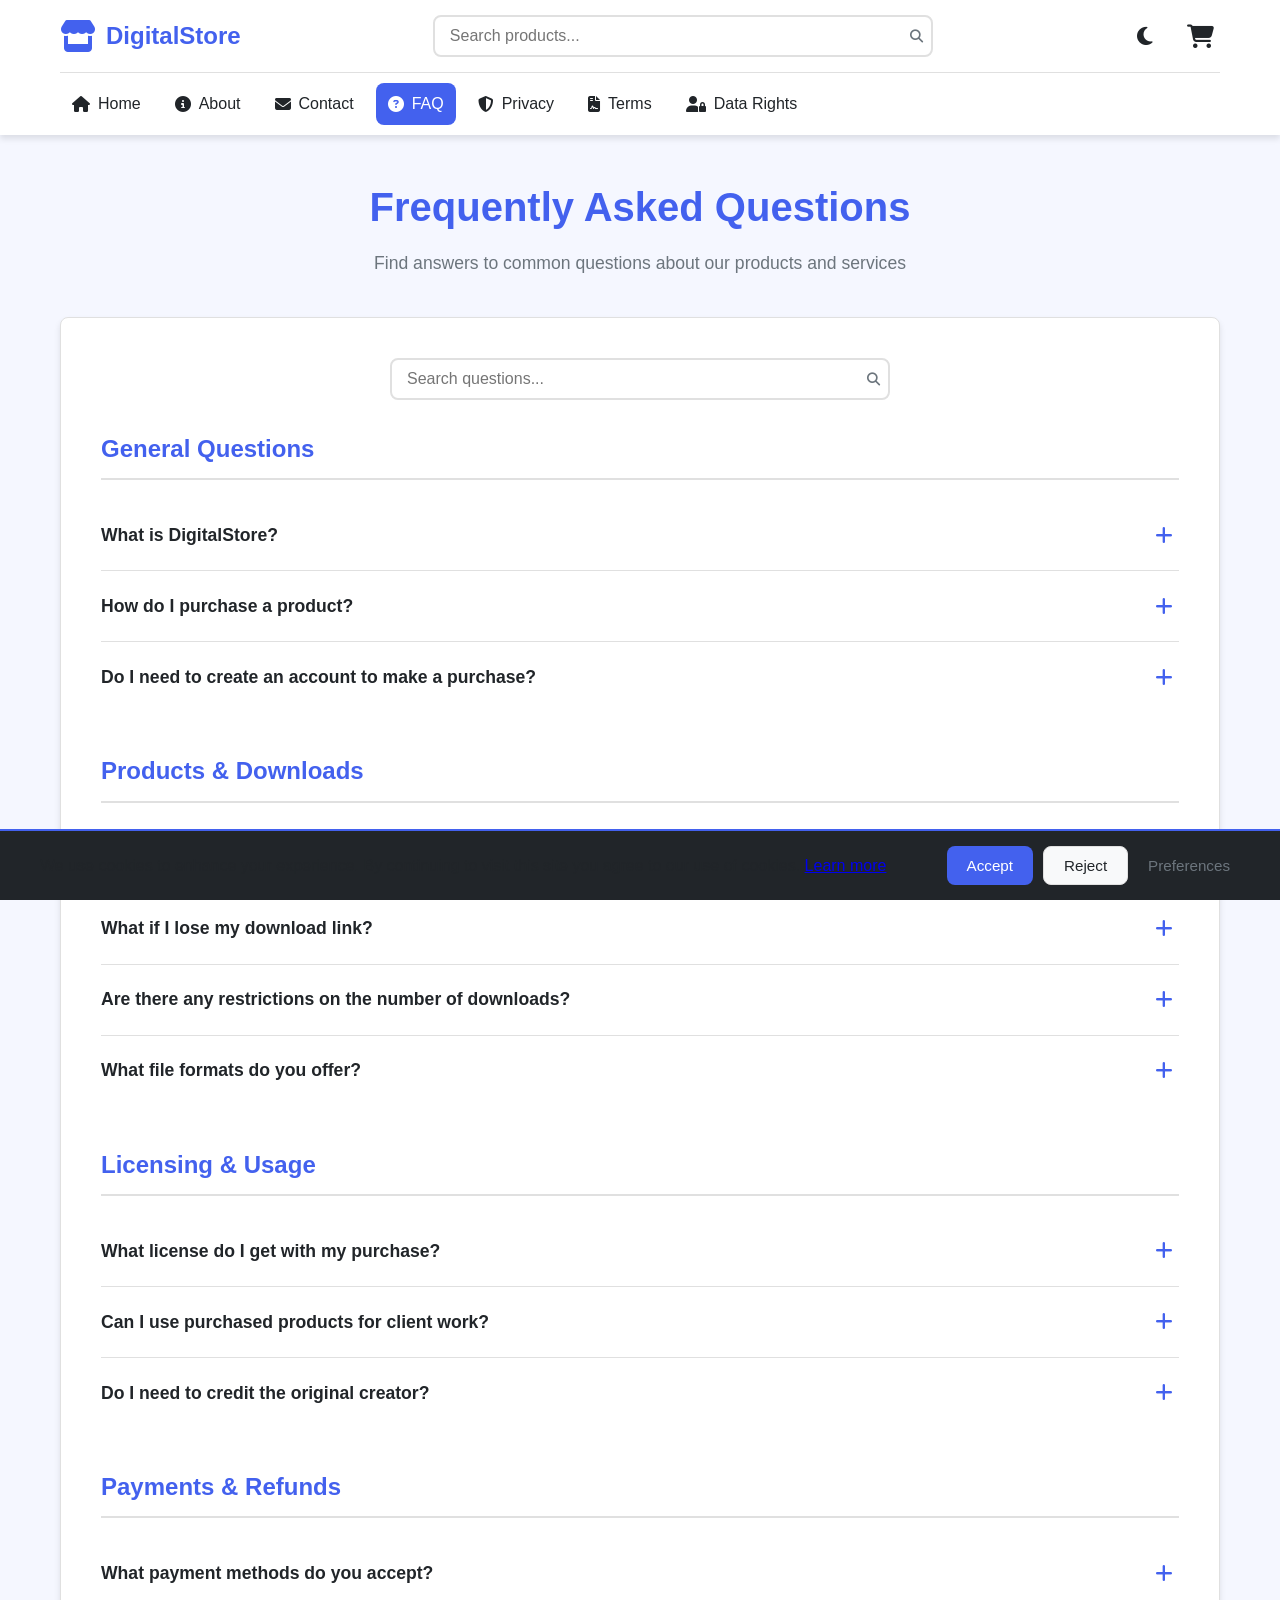
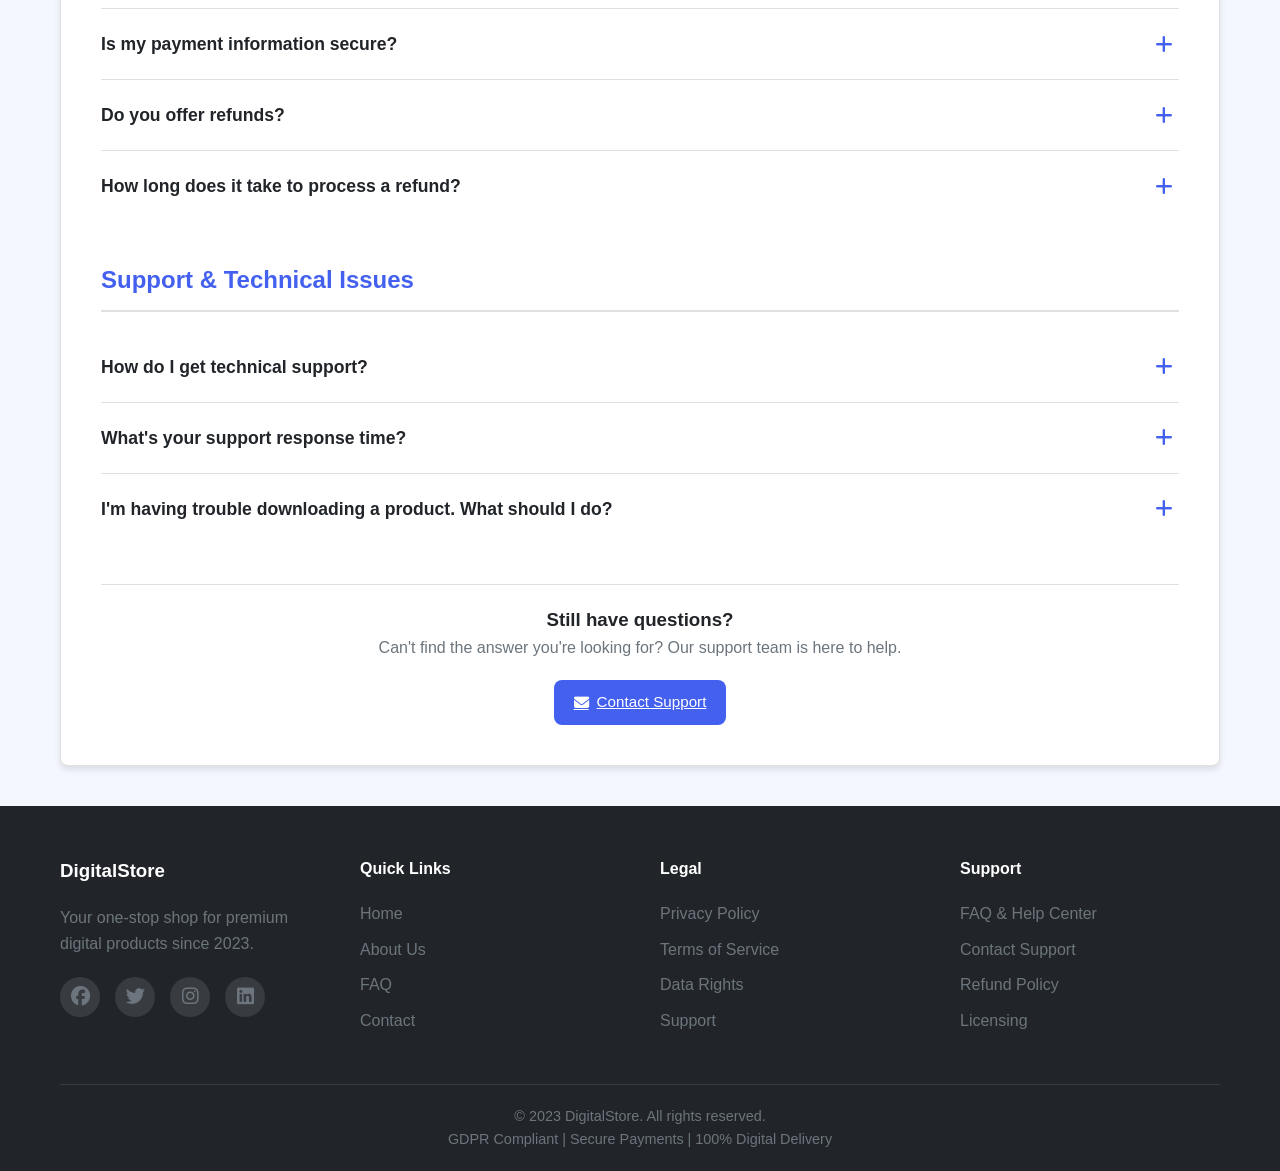
<file: faq.html>
<!DOCTYPE html>
<html lang="en">
<head>
    <meta charset="UTF-8">
    <meta name="viewport" content="width=device-width, initial-scale=1.0">
    <title>FAQ - Digital Store</title>
    <link rel="stylesheet" href="css/style.css">
    <link rel="stylesheet" href="css/responsive.css">
    <link rel="stylesheet" href="css/dark-mode.css">
    <link rel="stylesheet" href="https://cdnjs.cloudflare.com/ajax/libs/font-awesome/6.4.0/css/all.min.css">
    <link rel="icon" type="image/x-icon" href="assets/favicon.ico">
</head>
<body>
    <!-- GDPR Consent Banner -->
    <div id="gdpr-consent" class="gdpr-banner">
        <div class="gdpr-content">
            <p>We use cookies to enhance your experience. By continuing to visit this site you agree to our use of cookies. 
               <a href="privacy.html">Learn more</a></p>
            <div class="gdpr-buttons">
                <button id="gdpr-accept" class="btn btn-primary">Accept</button>
                <button id="gdpr-reject" class="btn btn-secondary">Reject</button>
                <button id="gdpr-preferences" class="btn btn-text">Preferences</button>
            </div>
        </div>
    </div>

    <!-- Header -->
    <header class="header">
        <div class="container">
            <div class="header-top">
                <button class="menu-toggle" aria-label="Toggle menu">
                    <i class="fas fa-bars"></i>
                </button>
                <div class="logo">
                    <a href="index.html">
                        <i class="fas fa-store"></i>
                        <span>DigitalStore</span>
                    </a>
                </div>
                <div class="search-bar">
                    <input type="text" id="search-input" placeholder="Search products...">
                    <button id="search-button" aria-label="Search">
                        <i class="fas fa-search"></i>
                    </button>
                </div>
                <div class="header-actions">
                    <button class="theme-toggle" id="theme-toggle" aria-label="Toggle dark mode">
                        <i class="fas fa-moon"></i>
                        <i class="fas fa-sun" style="display: none;"></i>
                    </button>
                    <button class="cart-icon" id="cart-icon" aria-label="Shopping cart">
                        <i class="fas fa-shopping-cart"></i>
                        <span class="cart-count">0</span>
                    </button>
                </div>
            </div>
            
            <nav class="navbar">
                <ul class="nav-menu">
                    <li><a href="index.html"><i class="fas fa-home"></i> Home</a></li>
                    <li><a href="about.html"><i class="fas fa-info-circle"></i> About</a></li>
                    <li><a href="contact.html"><i class="fas fa-envelope"></i> Contact</a></li>
                    <li><a href="faq.html" class="active"><i class="fas fa-question-circle"></i> FAQ</a></li>
                    <li><a href="privacy.html"><i class="fas fa-shield-alt"></i> Privacy</a></li>
                    <li><a href="terms.html"><i class="fas fa-file-contract"></i> Terms</a></li>
                    <li><a href="data-rights.html"><i class="fas fa-user-lock"></i> Data Rights</a></li>
                </ul>
            </nav>
        </div>
    </header>

    <!-- Main Content -->
    <main class="main-content">
        <div class="container">
            <div class="page-header">
                <h1>Frequently Asked Questions</h1>
                <p>Find answers to common questions about our products and services</p>
            </div>

            <div class="faq-content">
                <div class="faq-search" style="margin-bottom: 30px;">
                    <div class="search-bar" style="max-width: 500px; margin: 0 auto;">
                        <input type="text" id="faq-search" placeholder="Search questions...">
                        <button id="faq-search-btn" aria-label="Search FAQ">
                            <i class="fas fa-search"></i>
                        </button>
                    </div>
                </div>

                <div class="faq-section">
                    <h2>General Questions</h2>
                    
                    <div class="faq-item">
                        <div class="faq-question">
                            <span>What is DigitalStore?</span>
                            <button class="faq-toggle"><i class="fas fa-plus"></i></button>
                        </div>
                        <div class="faq-answer">
                            <p>DigitalStore is an online marketplace for premium digital products including templates, fonts, graphics, code snippets, and courses. We connect talented creators with users looking for high-quality digital assets.</p>
                        </div>
                    </div>
                    
                    <div class="faq-item">
                        <div class="faq-question">
                            <span>How do I purchase a product?</span>
                            <button class="faq-toggle"><i class="fas fa-plus"></i></button>
                        </div>
                        <div class="faq-answer">
                            <p>Browse our products, add items to your cart, and proceed to checkout. You'll need to create an account or checkout as a guest. After payment, you'll receive instant access to download your purchases.</p>
                        </div>
                    </div>
                    
                    <div class="faq-item">
                        <div class="faq-question">
                            <span>Do I need to create an account to make a purchase?</span>
                            <button class="faq-toggle"><i class="fas fa-plus"></i></button>
                        </div>
                        <div class="faq-answer">
                            <p>No, you can checkout as a guest. However, creating an account allows you to track your orders, access your download history, and get updates on new products.</p>
                        </div>
                    </div>
                </div>

                <div class="faq-section">
                    <h2>Products & Downloads</h2>
                    
                    <div class="faq-item">
                        <div class="faq-question">
                            <span>How do I download my purchases?</span>
                            <button class="faq-toggle"><i class="fas fa-plus"></i></button>
                        </div>
                        <div class="faq-answer">
                            <p>After purchase, you'll receive an email with download links. You can also access all your purchases from your account dashboard. Downloads are available instantly 24/7.</p>
                        </div>
                    </div>
                    
                    <div class="faq-item">
                        <div class="faq-question">
                            <span>What if I lose my download link?</span>
                            <button class="faq-toggle"><i class="fas fa-plus"></i></button>
                        </div>
                        <div class="faq-answer">
                            <p>You can log into your account and access all your purchases from the "My Downloads" section. If you're having trouble, contact our support team for assistance.</p>
                        </div>
                    </div>
                    
                    <div class="faq-item">
                        <div class="faq-question">
                            <span>Are there any restrictions on the number of downloads?</span>
                            <button class="faq-toggle"><i class="fas fa-plus"></i></button>
                        </div>
                        <div class="faq-answer">
                            <p>Each product can be downloaded up to 5 times within 30 days of purchase. If you need more downloads, please contact our support team.</p>
                        </div>
                    </div>
                    
                    <div class="faq-item">
                        <div class="faq-question">
                            <span>What file formats do you offer?</span>
                            <button class="faq-toggle"><i class="fas fa-plus"></i></button>
                        </div>
                        <div class="faq-answer">
                            <p>File formats vary by product type. Common formats include: ZIP, PDF, PSD, AI, FIG, SKETCH, HTML, CSS, JS, and various font formats. Check individual product pages for specific format details.</p>
                        </div>
                    </div>
                </div>

                <div class="faq-section">
                    <h2>Licensing & Usage</h2>
                    
                    <div class="faq-item">
                        <div class="faq-question">
                            <span>What license do I get with my purchase?</span>
                            <button class="faq-toggle"><i class="fas fa-plus"></i></button>
                        </div>
                        <div class="faq-answer">
                            <p>Most products come with a commercial license that allows you to use the product in commercial projects. Check individual product pages for specific license details. You cannot resell or redistribute the products as your own.</p>
                        </div>
                    </div>
                    
                    <div class="faq-item">
                        <div class="faq-question">
                            <span>Can I use purchased products for client work?</span>
                            <button class="faq-toggle"><i class="fas fa-plus"></i></button>
                        </div>
                        <div class="faq-answer">
                            <p>Yes, with a commercial license you can use our products in client projects. However, you cannot transfer the license to your client or allow them to reuse the product for other projects.</p>
                        </div>
                    </div>
                    
                    <div class="faq-item">
                        <div class="faq-question">
                            <span>Do I need to credit the original creator?</span>
                            <button class="faq-toggle"><i class="fas fa-plus"></i></button>
                        </div>
                        <div class="faq-answer">
                            <p>Crediting is appreciated but not required for most products. Some specific products may have attribution requirements - please check the license terms on the product page.</p>
                        </div>
                    </div>
                </div>

                <div class="faq-section">
                    <h2>Payments & Refunds</h2>
                    
                    <div class="faq-item">
                        <div class="faq-question">
                            <span>What payment methods do you accept?</span>
                            <button class="faq-toggle"><i class="fas fa-plus"></i></button>
                        </div>
                        <div class="faq-answer">
                            <p>We accept all major credit cards (Visa, MasterCard, American Express), PayPal, and in some regions, Apple Pay and Google Pay.</p>
                        </div>
                    </div>
                    
                    <div class="faq-item">
                        <div class="faq-question">
                            <span>Is my payment information secure?</span>
                            <button class="faq-toggle"><i class="fas fa-plus"></i></button>
                        </div>
                        <div class="faq-answer">
                            <p>Yes, we use industry-standard SSL encryption and PCI-compliant payment processors. We never store your full credit card information on our servers.</p>
                        </div>
                    </div>
                    
                    <div class="faq-item">
                        <div class="faq-question">
                            <span>Do you offer refunds?</span>
                            <button class="faq-toggle"><i class="fas fa-plus"></i></button>
                        </div>
                        <div class="faq-answer">
                            <p>Yes, we offer a 30-day money-back guarantee for most products if you're not satisfied. Digital products that have been downloaded may have different refund policies - check individual product details.</p>
                        </div>
                    </div>
                    
                    <div class="faq-item">
                        <div class="faq-question">
                            <span>How long does it take to process a refund?</span>
                            <button class="faq-toggle"><i class="fas fa-plus"></i></button>
                        </div>
                        <div class="faq-answer">
                            <p>Refunds are typically processed within 5-7 business days. The time it takes for the refund to appear in your account depends on your payment method and bank.</p>
                        </div>
                    </div>
                </div>

                <div class="faq-section">
                    <h2>Support & Technical Issues</h2>
                    
                    <div class="faq-item">
                        <div class="faq-question">
                            <span>How do I get technical support?</span>
                            <button class="faq-toggle"><i class="fas fa-plus"></i></button>
                        </div>
                        <div class="faq-answer">
                            <p>You can contact our support team through the <a href="contact.html">Contact page</a>. Include your order number and a detailed description of the issue for faster assistance.</p>
                        </div>
                    </div>
                    
                    <div class="faq-item">
                        <div class="faq-question">
                            <span>What's your support response time?</span>
                            <button class="faq-toggle"><i class="fas fa-plus"></i></button>
                        </div>
                        <div class="faq-answer">
                            <p>We typically respond within 24 hours on business days. Urgent issues are prioritized for faster resolution.</p>
                        </div>
                    </div>
                    
                    <div class="faq-item">
                        <div class="faq-question">
                            <span>I'm having trouble downloading a product. What should I do?</span>
                            <button class="faq-toggle"><i class="fas fa-plus"></i></button>
                        </div>
                        <div class="faq-answer">
                            <p>First, check your internet connection and try a different browser. If the issue persists, clear your browser cache or try using our direct download links from your account. Contact support if you continue to experience issues.</p>
                        </div>
                    </div>
                </div>

                <div class="faq-contact" style="margin-top: 40px; padding-top: 20px; border-top: 1px solid var(--border-color); text-align: center;">
                    <h3>Still have questions?</h3>
                    <p style="color: var(--text-secondary); margin-bottom: 20px;">Can't find the answer you're looking for? Our support team is here to help.</p>
                    <a href="contact.html" class="btn btn-primary">
                        <i class="fas fa-envelope"></i> Contact Support
                    </a>
                </div>
            </div>
        </div>
    </main>

    <!-- Shopping Cart Sidebar -->
    <div class="cart-sidebar" id="cart-sidebar">
        <div class="cart-header">
            <h3><i class="fas fa-shopping-cart"></i> Your Cart</h3>
            <button class="close-cart" id="close-cart" aria-label="Close cart">
                <i class="fas fa-times"></i>
            </button>
        </div>
        <div class="cart-items" id="cart-items">
            <div class="empty-cart">
                <i class="fas fa-shopping-cart"></i>
                <p>Your cart is empty</p>
            </div>
        </div>
        <div class="cart-footer">
            <div class="cart-total">
                <span>Total:</span>
                <span id="cart-total">$0.00</span>
            </div>
            <button class="btn btn-primary btn-block" id="checkout-btn">Proceed to Checkout</button>
            <button class="btn btn-outline btn-block" id="clear-cart">Clear Cart</button>
        </div>
    </div>
    <div class="cart-overlay" id="cart-overlay"></div>

    <!-- Footer -->
    <footer class="footer">
        <div class="container">
            <div class="footer-content">
                <div class="footer-section">
                    <h3>DigitalStore</h3>
                    <p>Your one-stop shop for premium digital products since 2023.</p>
                    <div class="social-links">
                        <a href="#" aria-label="Facebook"><i class="fab fa-facebook"></i></a>
                        <a href="#" aria-label="Twitter"><i class="fab fa-twitter"></i></a>
                        <a href="#" aria-label="Instagram"><i class="fab fa-instagram"></i></a>
                        <a href="#" aria-label="LinkedIn"><i class="fab fa-linkedin"></i></a>
                    </div>
                </div>
                
                <div class="footer-section">
                    <h4>Quick Links</h4>
                    <ul>
                        <li><a href="index.html">Home</a></li>
                        <li><a href="about.html">About Us</a></li>
                        <li><a href="faq.html">FAQ</a></li>
                        <li><a href="contact.html">Contact</a></li>
                    </ul>
                </div>
                
                <div class="footer-section">
                    <h4>Legal</h4>
                    <ul>
                        <li><a href="privacy.html">Privacy Policy</a></li>
                        <li><a href="terms.html">Terms of Service</a></li>
                        <li><a href="data-rights.html">Data Rights</a></li>
                        <li><a href="contact.html#support">Support</a></li>
                    </ul>
                </div>
                
                <div class="footer-section">
                    <h4>Support</h4>
                    <ul>
                        <li><a href="faq.html">FAQ & Help Center</a></li>
                        <li><a href="contact.html">Contact Support</a></li>
                        <li><a href="terms.html#refunds">Refund Policy</a></li>
                        <li><a href="terms.html#licensing">Licensing</a></li>
                    </ul>
                </div>
            </div>
            
            <div class="footer-bottom">
                <p>&copy; 2023 DigitalStore. All rights reserved.</p>
                <p>GDPR Compliant | Secure Payments | 100% Digital Delivery</p>
            </div>
        </div>
    </footer>

    <!-- Scripts -->
    <script src="js/cart.js"></script>
    <script src="js/main.js"></script>
</body>
</html>
</file>
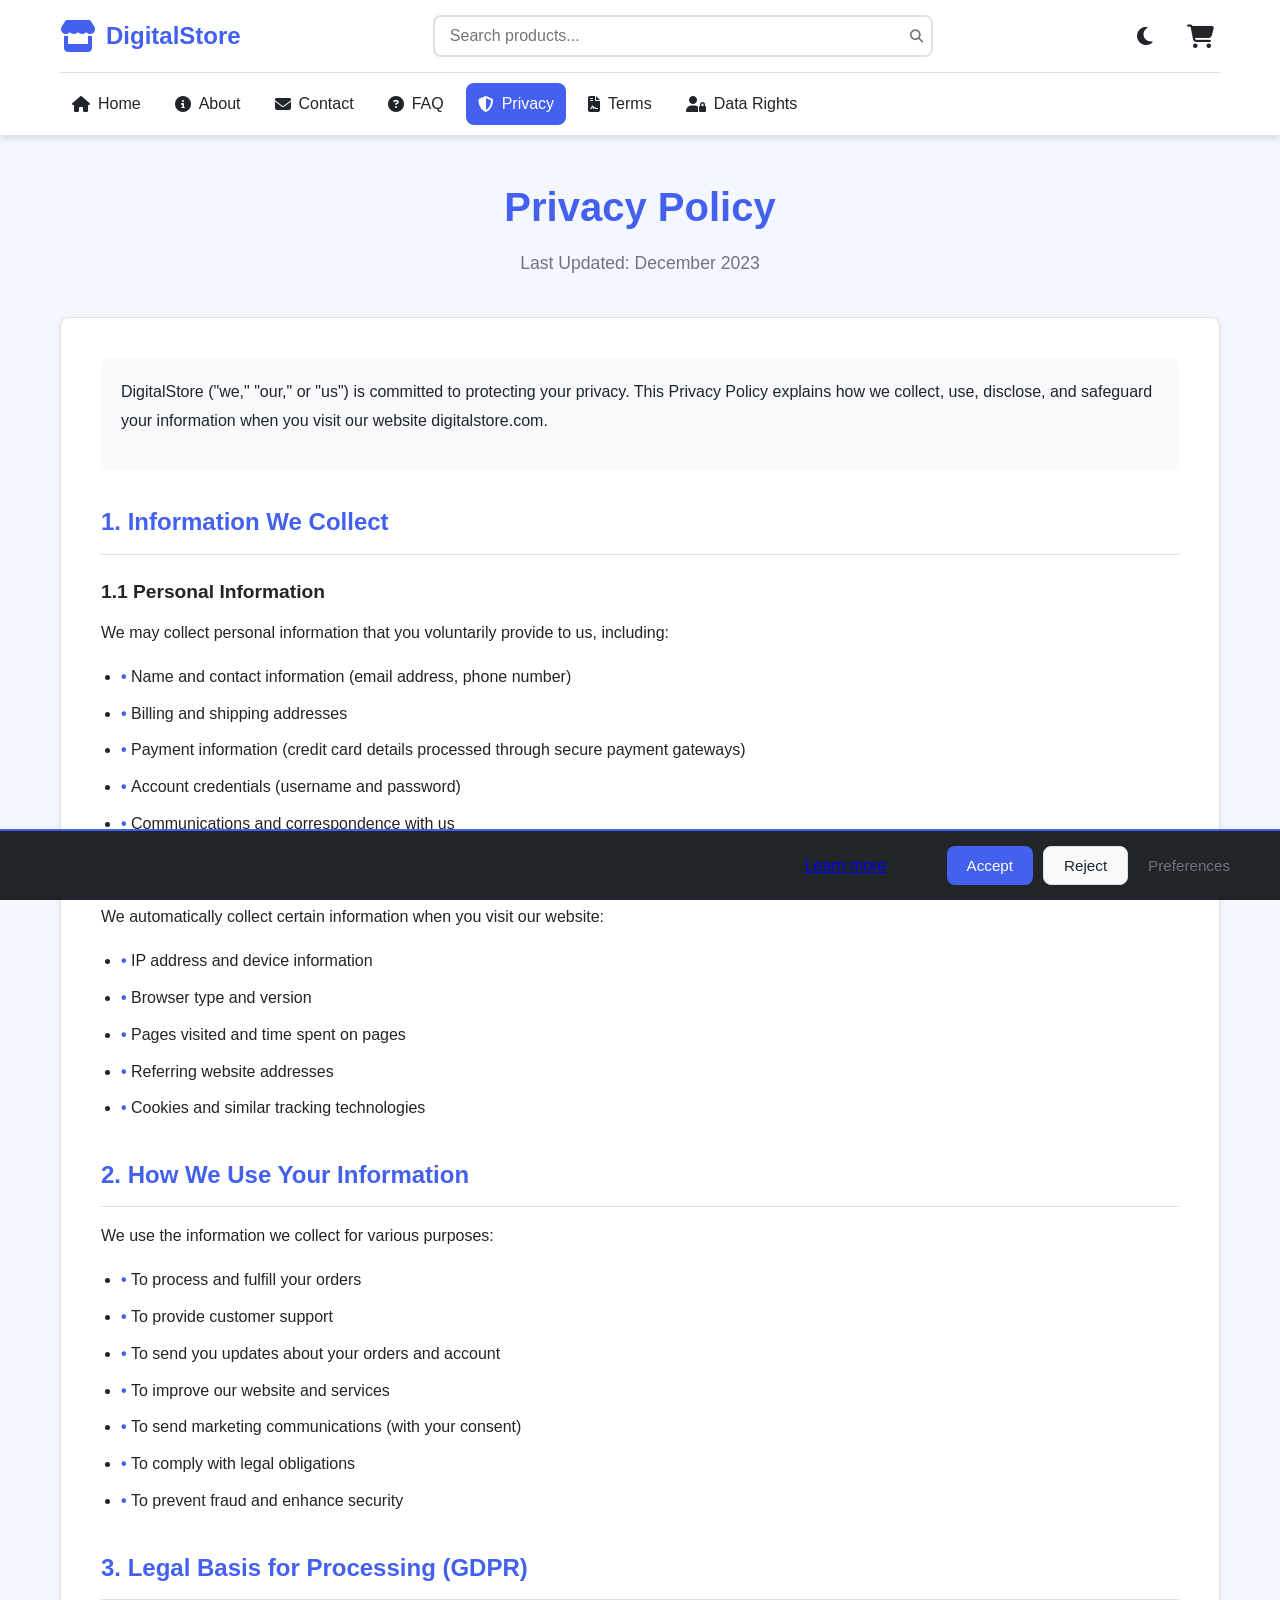
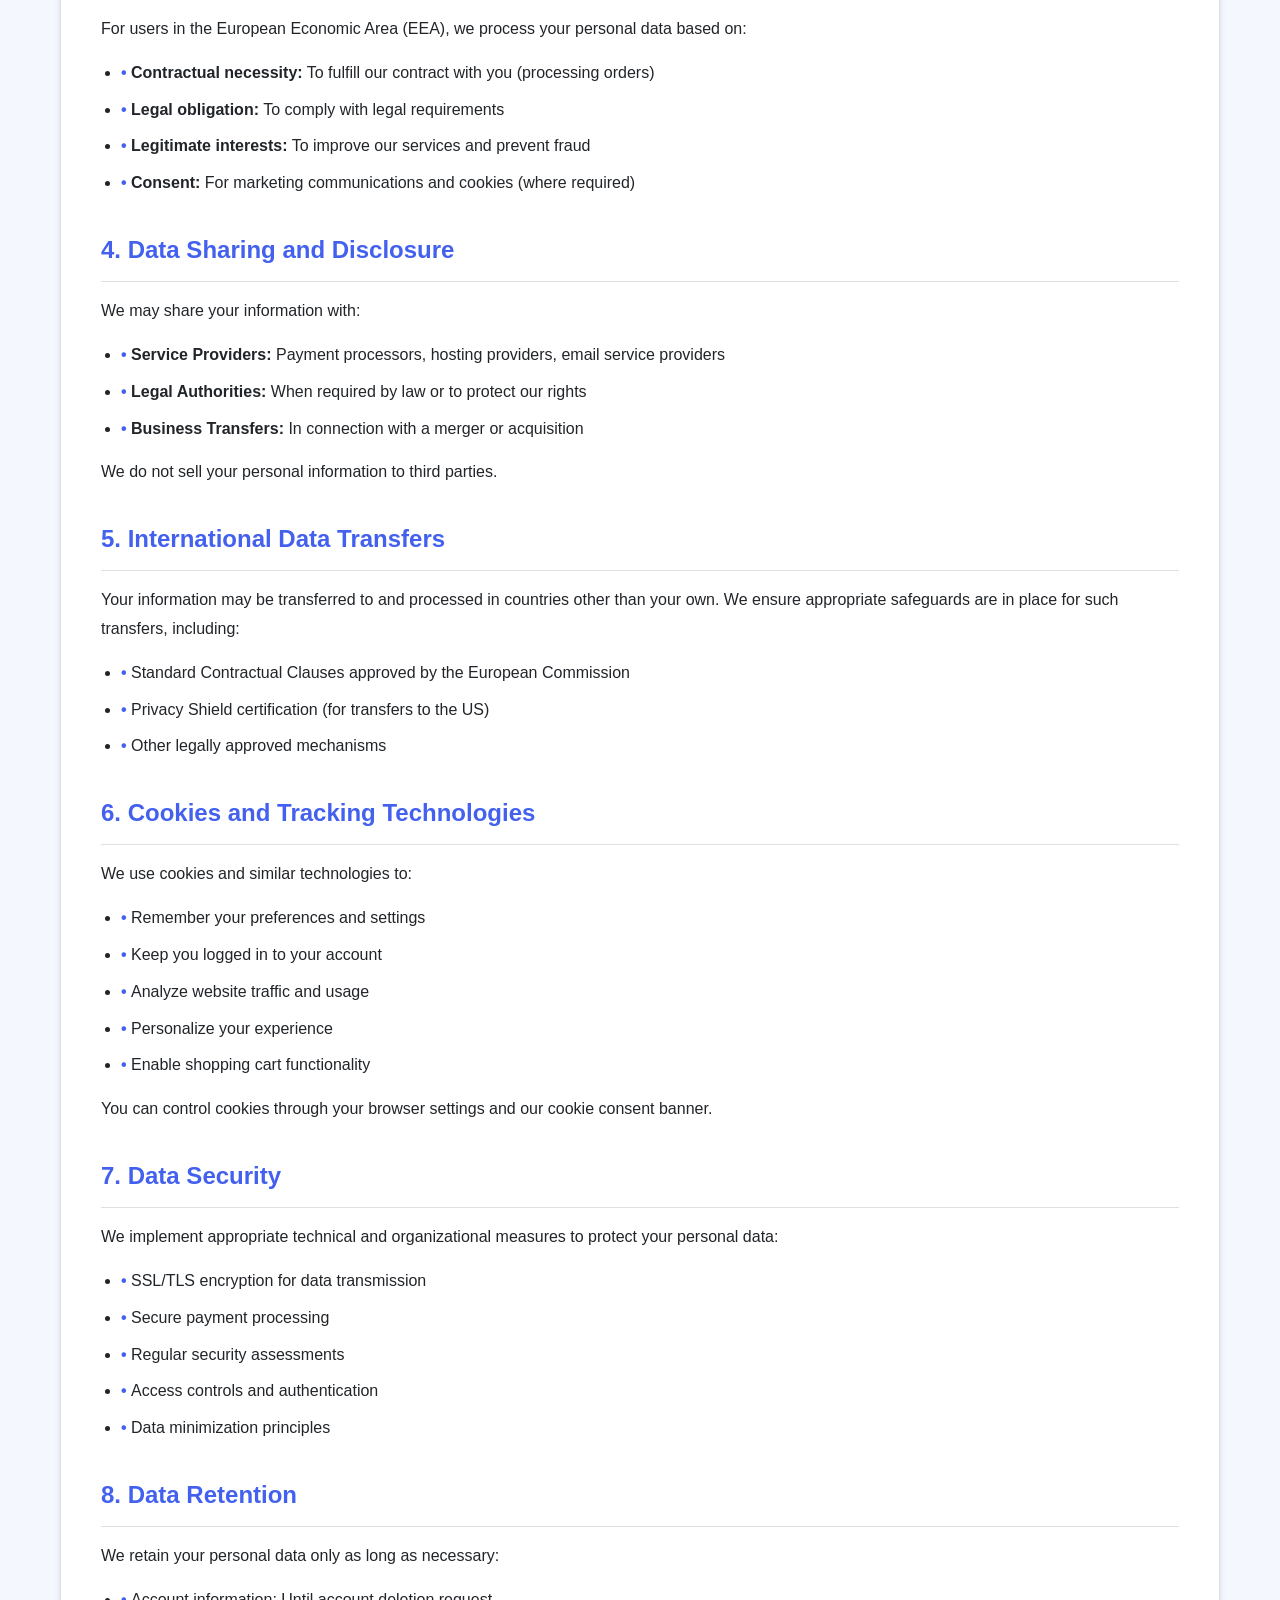
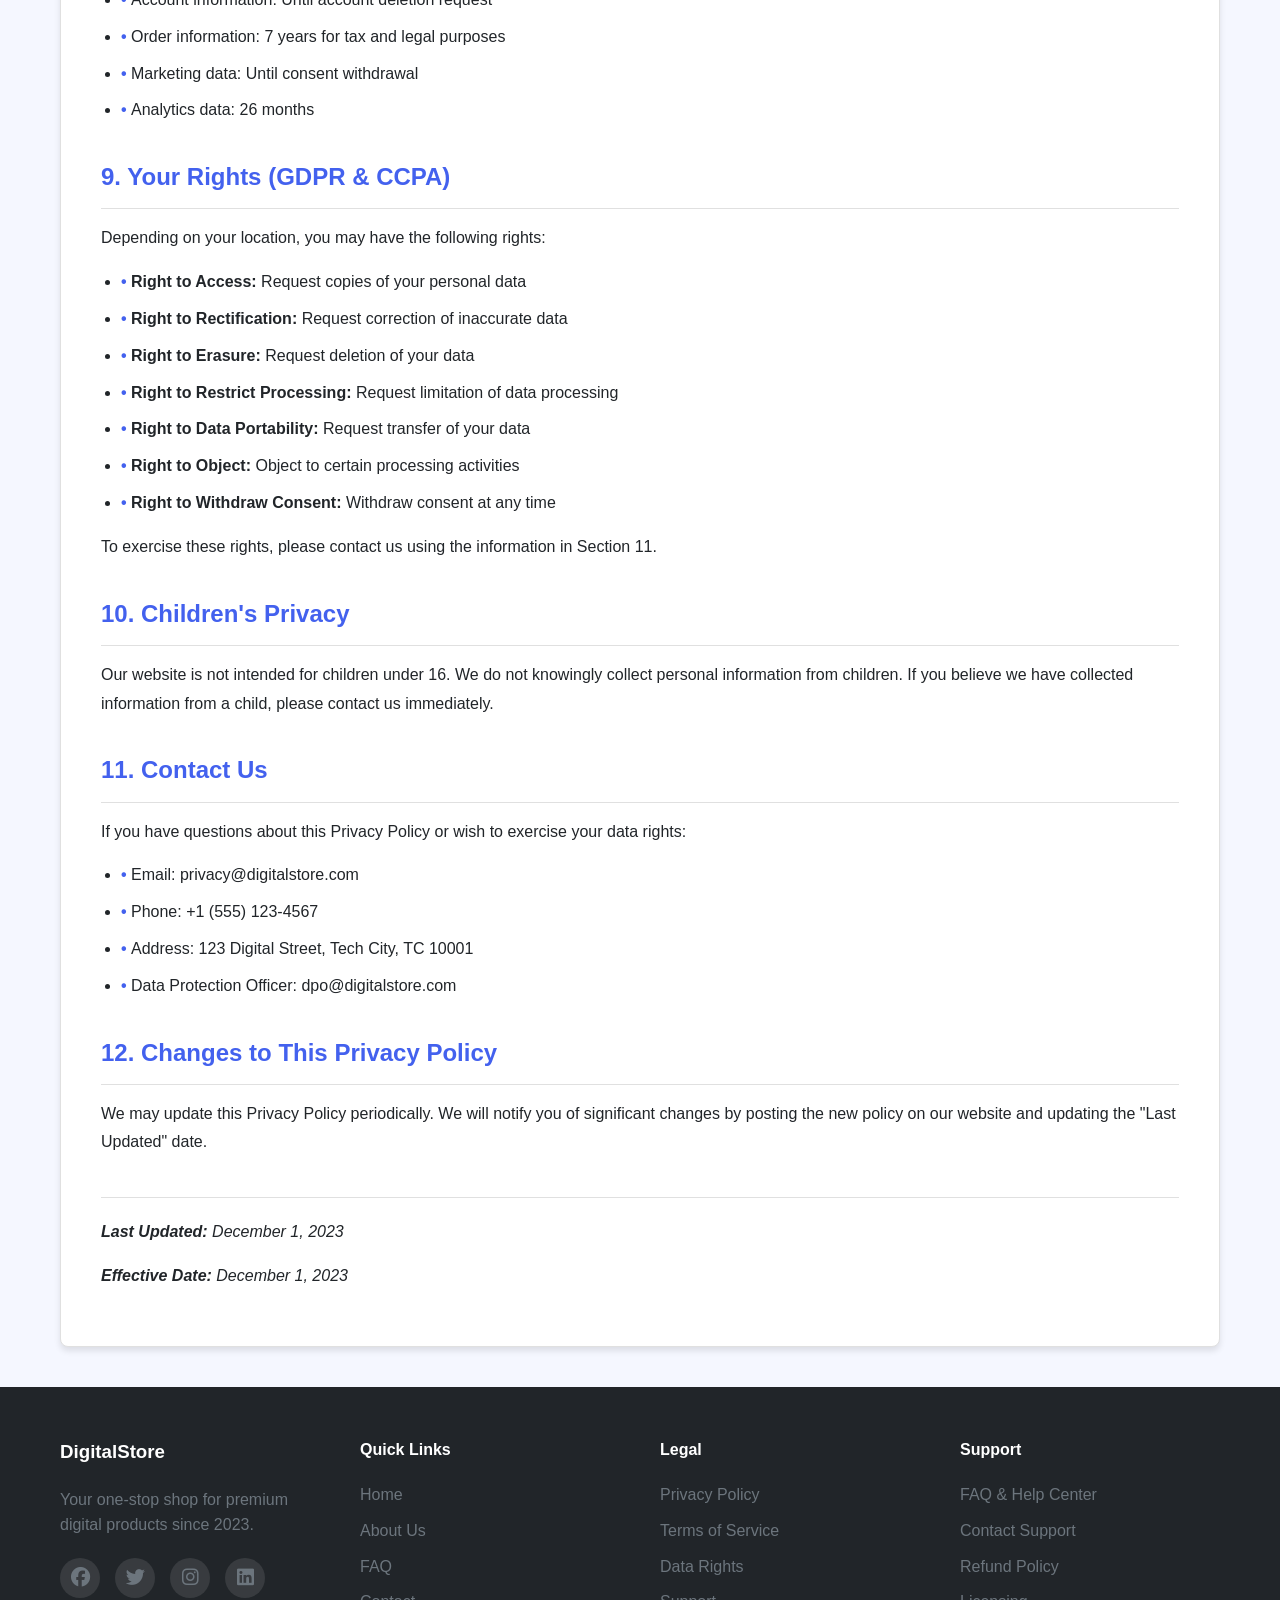
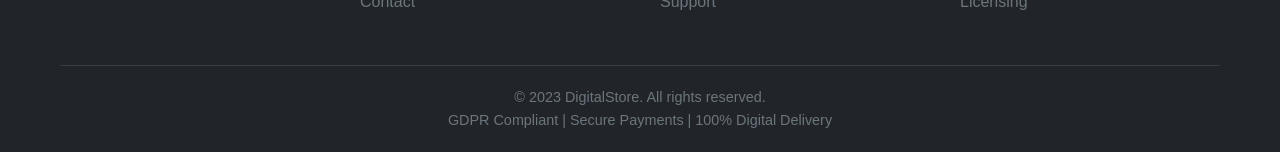
<file: privacy.html>
<!DOCTYPE html>
<html lang="en">
<head>
    <meta charset="UTF-8">
    <meta name="viewport" content="width=device-width, initial-scale=1.0">
    <title>Privacy Policy - Digital Store</title>
    <link rel="stylesheet" href="css/style.css">
    <link rel="stylesheet" href="css/responsive.css">
    <link rel="stylesheet" href="css/dark-mode.css">
    <link rel="stylesheet" href="https://cdnjs.cloudflare.com/ajax/libs/font-awesome/6.4.0/css/all.min.css">
    <link rel="icon" type="image/x-icon" href="assets/favicon.ico">
</head>
<body>
    <!-- GDPR Consent Banner -->
    <div id="gdpr-consent" class="gdpr-banner">
        <div class="gdpr-content">
            <p>We use cookies to enhance your experience. By continuing to visit this site you agree to our use of cookies. 
               <a href="privacy.html">Learn more</a></p>
            <div class="gdpr-buttons">
                <button id="gdpr-accept" class="btn btn-primary">Accept</button>
                <button id="gdpr-reject" class="btn btn-secondary">Reject</button>
                <button id="gdpr-preferences" class="btn btn-text">Preferences</button>
            </div>
        </div>
    </div>

    <!-- Header -->
    <header class="header">
        <div class="container">
            <div class="header-top">
                <button class="menu-toggle" aria-label="Toggle menu">
                    <i class="fas fa-bars"></i>
                </button>
                <div class="logo">
                    <a href="index.html">
                        <i class="fas fa-store"></i>
                        <span>DigitalStore</span>
                    </a>
                </div>
                <div class="search-bar">
                    <input type="text" id="search-input" placeholder="Search products...">
                    <button id="search-button" aria-label="Search">
                        <i class="fas fa-search"></i>
                    </button>
                </div>
                <div class="header-actions">
                    <button class="theme-toggle" id="theme-toggle" aria-label="Toggle dark mode">
                        <i class="fas fa-moon"></i>
                        <i class="fas fa-sun" style="display: none;"></i>
                    </button>
                    <button class="cart-icon" id="cart-icon" aria-label="Shopping cart">
                        <i class="fas fa-shopping-cart"></i>
                        <span class="cart-count">0</span>
                    </button>
                </div>
            </div>
            
            <nav class="navbar">
                <ul class="nav-menu">
                    <li><a href="index.html"><i class="fas fa-home"></i> Home</a></li>
                    <li><a href="about.html"><i class="fas fa-info-circle"></i> About</a></li>
                    <li><a href="contact.html"><i class="fas fa-envelope"></i> Contact</a></li>
                    <li><a href="faq.html"><i class="fas fa-question-circle"></i> FAQ</a></li>
                    <li><a href="privacy.html" class="active"><i class="fas fa-shield-alt"></i> Privacy</a></li>
                    <li><a href="terms.html"><i class="fas fa-file-contract"></i> Terms</a></li>
                    <li><a href="data-rights.html"><i class="fas fa-user-lock"></i> Data Rights</a></li>
                </ul>
            </nav>
        </div>
    </header>

    <!-- Main Content -->
    <main class="main-content">
        <div class="container">
            <div class="page-header">
                <h1>Privacy Policy</h1>
                <p>Last Updated: December 2023</p>
            </div>

            <div class="legal-content">
                <div class="legal-intro" style="background: var(--light-color); padding: 20px; border-radius: var(--border-radius); margin-bottom: 30px;">
                    <p style="color: var(--text-color); font-weight: 500;">DigitalStore ("we," "our," or "us") is committed to protecting your privacy. This Privacy Policy explains how we collect, use, disclose, and safeguard your information when you visit our website digitalstore.com.</p>
                </div>

                <h2>1. Information We Collect</h2>
                
                <h3>1.1 Personal Information</h3>
                <p>We may collect personal information that you voluntarily provide to us, including:</p>
                <ul>
                    <li>Name and contact information (email address, phone number)</li>
                    <li>Billing and shipping addresses</li>
                    <li>Payment information (credit card details processed through secure payment gateways)</li>
                    <li>Account credentials (username and password)</li>
                    <li>Communications and correspondence with us</li>
                </ul>

                <h3>1.2 Usage Data</h3>
                <p>We automatically collect certain information when you visit our website:</p>
                <ul>
                    <li>IP address and device information</li>
                    <li>Browser type and version</li>
                    <li>Pages visited and time spent on pages</li>
                    <li>Referring website addresses</li>
                    <li>Cookies and similar tracking technologies</li>
                </ul>

                <h2>2. How We Use Your Information</h2>
                <p>We use the information we collect for various purposes:</p>
                <ul>
                    <li>To process and fulfill your orders</li>
                    <li>To provide customer support</li>
                    <li>To send you updates about your orders and account</li>
                    <li>To improve our website and services</li>
                    <li>To send marketing communications (with your consent)</li>
                    <li>To comply with legal obligations</li>
                    <li>To prevent fraud and enhance security</li>
                </ul>

                <h2>3. Legal Basis for Processing (GDPR)</h2>
                <p>For users in the European Economic Area (EEA), we process your personal data based on:</p>
                <ul>
                    <li><strong>Contractual necessity:</strong> To fulfill our contract with you (processing orders)</li>
                    <li><strong>Legal obligation:</strong> To comply with legal requirements</li>
                    <li><strong>Legitimate interests:</strong> To improve our services and prevent fraud</li>
                    <li><strong>Consent:</strong> For marketing communications and cookies (where required)</li>
                </ul>

                <h2>4. Data Sharing and Disclosure</h2>
                <p>We may share your information with:</p>
                <ul>
                    <li><strong>Service Providers:</strong> Payment processors, hosting providers, email service providers</li>
                    <li><strong>Legal Authorities:</strong> When required by law or to protect our rights</li>
                    <li><strong>Business Transfers:</strong> In connection with a merger or acquisition</li>
                </ul>
                <p>We do not sell your personal information to third parties.</p>

                <h2>5. International Data Transfers</h2>
                <p>Your information may be transferred to and processed in countries other than your own. We ensure appropriate safeguards are in place for such transfers, including:</p>
                <ul>
                    <li>Standard Contractual Clauses approved by the European Commission</li>
                    <li>Privacy Shield certification (for transfers to the US)</li>
                    <li>Other legally approved mechanisms</li>
                </ul>

                <h2>6. Cookies and Tracking Technologies</h2>
                <p>We use cookies and similar technologies to:</p>
                <ul>
                    <li>Remember your preferences and settings</li>
                    <li>Keep you logged in to your account</li>
                    <li>Analyze website traffic and usage</li>
                    <li>Personalize your experience</li>
                    <li>Enable shopping cart functionality</li>
                </ul>
                <p>You can control cookies through your browser settings and our cookie consent banner.</p>

                <h2>7. Data Security</h2>
                <p>We implement appropriate technical and organizational measures to protect your personal data:</p>
                <ul>
                    <li>SSL/TLS encryption for data transmission</li>
                    <li>Secure payment processing</li>
                    <li>Regular security assessments</li>
                    <li>Access controls and authentication</li>
                    <li>Data minimization principles</li>
                </ul>

                <h2>8. Data Retention</h2>
                <p>We retain your personal data only as long as necessary:</p>
                <ul>
                    <li>Account information: Until account deletion request</li>
                    <li>Order information: 7 years for tax and legal purposes</li>
                    <li>Marketing data: Until consent withdrawal</li>
                    <li>Analytics data: 26 months</li>
                </ul>

                <h2>9. Your Rights (GDPR & CCPA)</h2>
                <p>Depending on your location, you may have the following rights:</p>
                <ul>
                    <li><strong>Right to Access:</strong> Request copies of your personal data</li>
                    <li><strong>Right to Rectification:</strong> Request correction of inaccurate data</li>
                    <li><strong>Right to Erasure:</strong> Request deletion of your data</li>
                    <li><strong>Right to Restrict Processing:</strong> Request limitation of data processing</li>
                    <li><strong>Right to Data Portability:</strong> Request transfer of your data</li>
                    <li><strong>Right to Object:</strong> Object to certain processing activities</li>
                    <li><strong>Right to Withdraw Consent:</strong> Withdraw consent at any time</li>
                </ul>
                <p>To exercise these rights, please contact us using the information in Section 11.</p>

                <h2>10. Children's Privacy</h2>
                <p>Our website is not intended for children under 16. We do not knowingly collect personal information from children. If you believe we have collected information from a child, please contact us immediately.</p>

                <h2>11. Contact Us</h2>
                <p>If you have questions about this Privacy Policy or wish to exercise your data rights:</p>
                <ul>
                    <li>Email: privacy@digitalstore.com</li>
                    <li>Phone: +1 (555) 123-4567</li>
                    <li>Address: 123 Digital Street, Tech City, TC 10001</li>
                    <li>Data Protection Officer: dpo@digitalstore.com</li>
                </ul>

                <h2>12. Changes to This Privacy Policy</h2>
                <p>We may update this Privacy Policy periodically. We will notify you of significant changes by posting the new policy on our website and updating the "Last Updated" date.</p>

                <div class="last-updated">
                    <p><strong>Last Updated:</strong> December 1, 2023</p>
                    <p><strong>Effective Date:</strong> December 1, 2023</p>
                </div>
            </div>
        </div>
    </main>

    <!-- Shopping Cart Sidebar -->
    <div class="cart-sidebar" id="cart-sidebar">
        <div class="cart-header">
            <h3><i class="fas fa-shopping-cart"></i> Your Cart</h3>
            <button class="close-cart" id="close-cart" aria-label="Close cart">
                <i class="fas fa-times"></i>
            </button>
        </div>
        <div class="cart-items" id="cart-items">
            <div class="empty-cart">
                <i class="fas fa-shopping-cart"></i>
                <p>Your cart is empty</p>
            </div>
        </div>
        <div class="cart-footer">
            <div class="cart-total">
                <span>Total:</span>
                <span id="cart-total">$0.00</span>
            </div>
            <button class="btn btn-primary btn-block" id="checkout-btn">Proceed to Checkout</button>
            <button class="btn btn-outline btn-block" id="clear-cart">Clear Cart</button>
        </div>
    </div>
    <div class="cart-overlay" id="cart-overlay"></div>

    <!-- Footer -->
    <footer class="footer">
        <div class="container">
            <div class="footer-content">
                <div class="footer-section">
                    <h3>DigitalStore</h3>
                    <p>Your one-stop shop for premium digital products since 2023.</p>
                    <div class="social-links">
                        <a href="#" aria-label="Facebook"><i class="fab fa-facebook"></i></a>
                        <a href="#" aria-label="Twitter"><i class="fab fa-twitter"></i></a>
                        <a href="#" aria-label="Instagram"><i class="fab fa-instagram"></i></a>
                        <a href="#" aria-label="LinkedIn"><i class="fab fa-linkedin"></i></a>
                    </div>
                </div>
                
                <div class="footer-section">
                    <h4>Quick Links</h4>
                    <ul>
                        <li><a href="index.html">Home</a></li>
                        <li><a href="about.html">About Us</a></li>
                        <li><a href="faq.html">FAQ</a></li>
                        <li><a href="contact.html">Contact</a></li>
                    </ul>
                </div>
                
                <div class="footer-section">
                    <h4>Legal</h4>
                    <ul>
                        <li><a href="privacy.html">Privacy Policy</a></li>
                        <li><a href="terms.html">Terms of Service</a></li>
                        <li><a href="data-rights.html">Data Rights</a></li>
                        <li><a href="contact.html#support">Support</a></li>
                    </ul>
                </div>
                
                <div class="footer-section">
                    <h4>Support</h4>
                    <ul>
                        <li><a href="faq.html">FAQ & Help Center</a></li>
                        <li><a href="contact.html">Contact Support</a></li>
                        <li><a href="terms.html#refunds">Refund Policy</a></li>
                        <li><a href="terms.html#licensing">Licensing</a></li>
                    </ul>
                </div>
            </div>
            
            <div class="footer-bottom">
                <p>&copy; 2023 DigitalStore. All rights reserved.</p>
                <p>GDPR Compliant | Secure Payments | 100% Digital Delivery</p>
            </div>
        </div>
    </footer>

    <!-- Scripts -->
    <script src="js/cart.js"></script>
    <script src="js/main.js"></script>
</body>
</html>
</file>
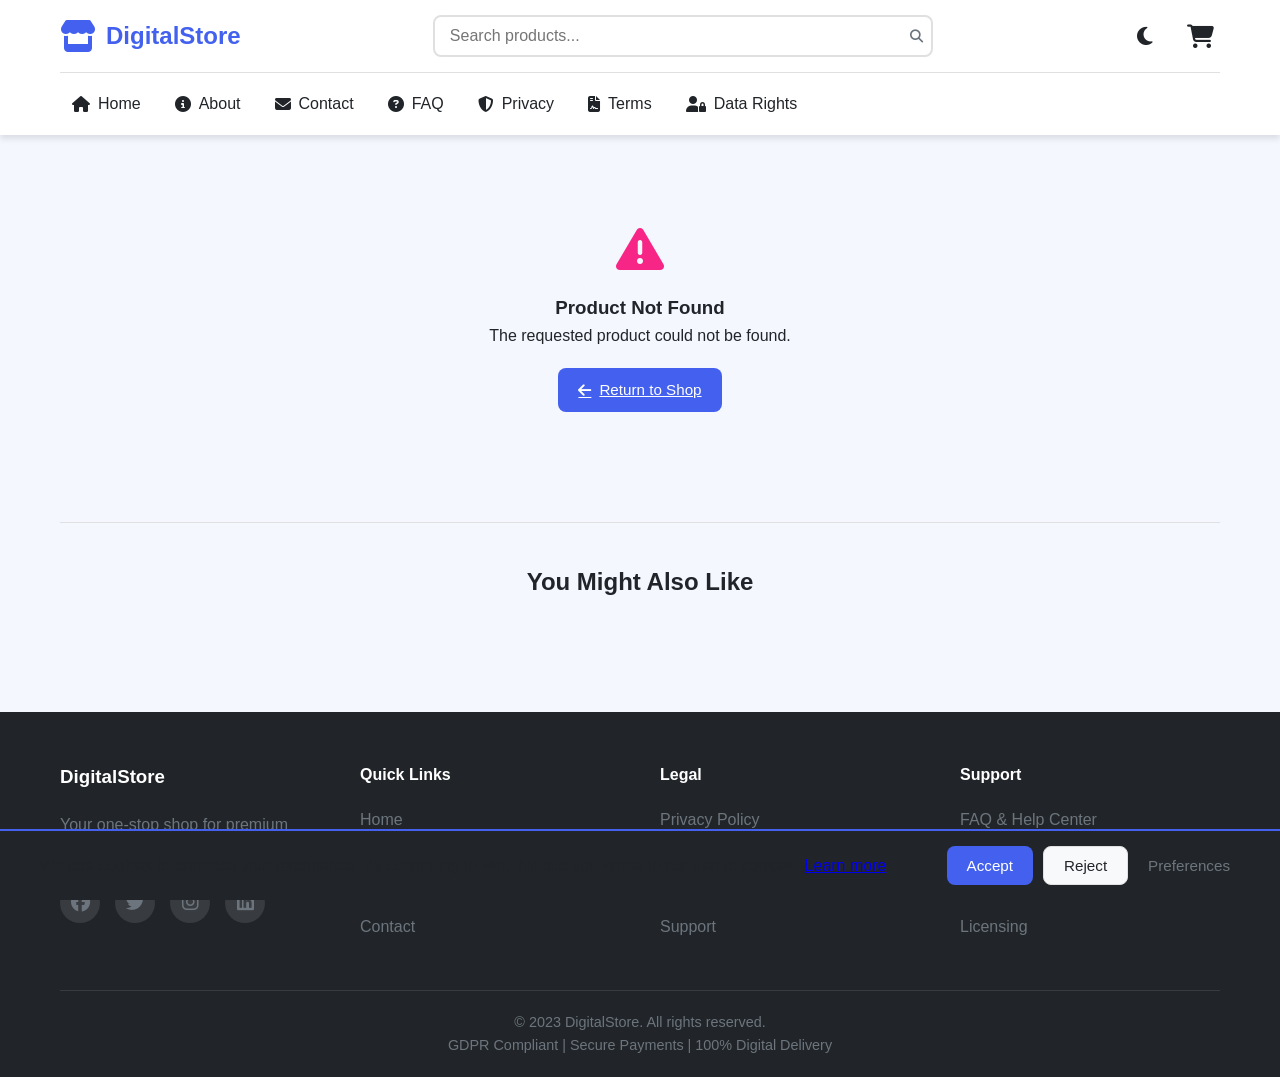
<file: product.html>
<!DOCTYPE html>
<html lang="en">
<head>
    <meta charset="UTF-8">
    <meta name="viewport" content="width=device-width, initial-scale=1.0">
    <title>Product Details - Digital Store</title>
    <link rel="stylesheet" href="css/style.css">
    <link rel="stylesheet" href="css/responsive.css">
    <link rel="stylesheet" href="css/dark-mode.css">
    <link rel="stylesheet" href="https://cdnjs.cloudflare.com/ajax/libs/font-awesome/6.4.0/css/all.min.css">
    <link rel="icon" type="image/x-icon" href="assets/favicon.ico">
</head>
<body>
    <!-- GDPR Consent Banner -->
    <div id="gdpr-consent" class="gdpr-banner">
        <div class="gdpr-content">
            <p>We use cookies to enhance your experience. By continuing to visit this site you agree to our use of cookies. 
               <a href="privacy.html">Learn more</a></p>
            <div class="gdpr-buttons">
                <button id="gdpr-accept" class="btn btn-primary">Accept</button>
                <button id="gdpr-reject" class="btn btn-secondary">Reject</button>
                <button id="gdpr-preferences" class="btn btn-text">Preferences</button>
            </div>
        </div>
    </div>

    <!-- Header -->
    <header class="header">
        <div class="container">
            <div class="header-top">
                <button class="menu-toggle" aria-label="Toggle menu">
                    <i class="fas fa-bars"></i>
                </button>
                <div class="logo">
                    <a href="index.html">
                        <i class="fas fa-store"></i>
                        <span>DigitalStore</span>
                    </a>
                </div>
                <div class="search-bar">
                    <input type="text" id="search-input" placeholder="Search products...">
                    <button id="search-button" aria-label="Search">
                        <i class="fas fa-search"></i>
                    </button>
                </div>
                <div class="header-actions">
                    <button class="theme-toggle" id="theme-toggle" aria-label="Toggle dark mode">
                        <i class="fas fa-moon"></i>
                        <i class="fas fa-sun" style="display: none;"></i>
                    </button>
                    <button class="cart-icon" id="cart-icon" aria-label="Shopping cart">
                        <i class="fas fa-shopping-cart"></i>
                        <span class="cart-count">0</span>
                    </button>
                </div>
            </div>
            
            <nav class="navbar">
                <ul class="nav-menu">
                    <li><a href="index.html"><i class="fas fa-home"></i> Home</a></li>
                    <li><a href="about.html"><i class="fas fa-info-circle"></i> About</a></li>
                    <li><a href="contact.html"><i class="fas fa-envelope"></i> Contact</a></li>
                    <li><a href="faq.html"><i class="fas fa-question-circle"></i> FAQ</a></li>
                    <li><a href="privacy.html"><i class="fas fa-shield-alt"></i> Privacy</a></li>
                    <li><a href="terms.html"><i class="fas fa-file-contract"></i> Terms</a></li>
                    <li><a href="data-rights.html"><i class="fas fa-user-lock"></i> Data Rights</a></li>
                </ul>
            </nav>
        </div>
    </header>

    <!-- Main Content -->
    <main class="main-content">
        <div class="container">
            <!-- Product details will be loaded here by JavaScript -->
            <div id="product-details-container">
                <div class="loading" style="text-align: center; padding: 50px;">
                    <div class="spinner"></div>
                    <p>Loading product details...</p>
                </div>
            </div>
            
            <!-- Related Products Section -->
            <div class="related-products" style="margin-top: 60px; padding-top: 40px; border-top: 1px solid var(--border-color);">
                <h2 style="text-align: center; margin-bottom: 30px; color: var(--text-color);">You Might Also Like</h2>
                <div class="products-grid" id="related-products">
                    <!-- Related products will be loaded here -->
                </div>
            </div>
        </div>
    </main>

    <!-- Shopping Cart Sidebar -->
    <div class="cart-sidebar" id="cart-sidebar">
        <div class="cart-header">
            <h3><i class="fas fa-shopping-cart"></i> Your Cart</h3>
            <button class="close-cart" id="close-cart" aria-label="Close cart">
                <i class="fas fa-times"></i>
            </button>
        </div>
        <div class="cart-items" id="cart-items">
            <div class="empty-cart">
                <i class="fas fa-shopping-cart"></i>
                <p>Your cart is empty</p>
            </div>
        </div>
        <div class="cart-footer">
            <div class="cart-total">
                <span>Total:</span>
                <span id="cart-total">$0.00</span>
            </div>
            <button class="btn btn-primary btn-block" id="checkout-btn">Proceed to Checkout</button>
            <button class="btn btn-outline btn-block" id="clear-cart">Clear Cart</button>
        </div>
    </div>
    <div class="cart-overlay" id="cart-overlay"></div>

    <!-- Footer -->
    <footer class="footer">
        <div class="container">
            <div class="footer-content">
                <div class="footer-section">
                    <h3>DigitalStore</h3>
                    <p>Your one-stop shop for premium digital products since 2023.</p>
                    <div class="social-links">
                        <a href="#" aria-label="Facebook"><i class="fab fa-facebook"></i></a>
                        <a href="#" aria-label="Twitter"><i class="fab fa-twitter"></i></a>
                        <a href="#" aria-label="Instagram"><i class="fab fa-instagram"></i></a>
                        <a href="#" aria-label="LinkedIn"><i class="fab fa-linkedin"></i></a>
                    </div>
                </div>
                
                <div class="footer-section">
                    <h4>Quick Links</h4>
                    <ul>
                        <li><a href="index.html">Home</a></li>
                        <li><a href="about.html">About Us</a></li>
                        <li><a href="faq.html">FAQ</a></li>
                        <li><a href="contact.html">Contact</a></li>
                    </ul>
                </div>
                
                <div class="footer-section">
                    <h4>Legal</h4>
                    <ul>
                        <li><a href="privacy.html">Privacy Policy</a></li>
                        <li><a href="terms.html">Terms of Service</a></li>
                        <li><a href="data-rights.html">Data Rights</a></li>
                        <li><a href="contact.html#support">Support</a></li>
                    </ul>
                </div>
                
                <div class="footer-section">
                    <h4>Support</h4>
                    <ul>
                        <li><a href="faq.html">FAQ & Help Center</a></li>
                        <li><a href="contact.html">Contact Support</a></li>
                        <li><a href="terms.html#refunds">Refund Policy</a></li>
                        <li><a href="terms.html#licensing">Licensing</a></li>
                    </ul>
                </div>
            </div>
            
            <div class="footer-bottom">
                <p>&copy; 2023 DigitalStore. All rights reserved.</p>
                <p>GDPR Compliant | Secure Payments | 100% Digital Delivery</p>
            </div>
        </div>
    </footer>

    <!-- Scripts -->
    <script src="js/products.js"></script>
    <script src="js/cart.js"></script>
    <script src="js/main.js"></script>
    
    <script>
    // Product details page specific JavaScript
    document.addEventListener('DOMContentLoaded', function() {
        const urlParams = new URLSearchParams(window.location.search);
        const productId = parseInt(urlParams.get('id'));
        
        if (!productId || isNaN(productId)) {
            document.getElementById('product-details-container').innerHTML = `
                <div class="error-message" style="text-align: center; padding: 50px;">
                    <i class="fas fa-exclamation-triangle" style="font-size: 3rem; color: var(--danger-color); margin-bottom: 20px;"></i>
                    <h3>Product Not Found</h3>
                    <p>The requested product could not be found.</p>
                    <a href="index.html" class="btn btn-primary" style="margin-top: 20px;">
                        <i class="fas fa-arrow-left"></i> Return to Shop
                    </a>
                </div>
            `;
            return;
        }
        
        const product = getProductById(productId);
        
        if (!product) {
            document.getElementById('product-details-container').innerHTML = `
                <div class="error-message" style="text-align: center; padding: 50px;">
                    <i class="fas fa-exclamation-triangle" style="font-size: 3rem; color: var(--danger-color); margin-bottom: 20px;"></i>
                    <h3>Product Not Found</h3>
                    <p>The requested product could not be found.</p>
                    <a href="index.html" class="btn btn-primary" style="margin-top: 20px;">
                        <i class="fas fa-arrow-left"></i> Return to Shop
                    </a>
                </div>
            `;
            return;
        }
        
        // Update page title
        document.title = `${product.name} - Digital Store`;
        
        // Check if product is in cart
        const cart = window.cart || { isProductInCart: () => false };
        const isInCart = cart.isProductInCart ? cart.isProductInCart(productId) : false;
        
        // Display product details
        const productDetailsContainer = document.getElementById('product-details-container');
        productDetailsContainer.innerHTML = `
            <div class="product-details">
                <div class="product-gallery">
                    <div class="main-image">
                        <img src="${product.image}" alt="${product.name}" id="product-main-image">
                    </div>
                </div>
                <div class="product-info-details">
                    <h1 id="product-title">${product.name}</h1>
                    <div class="product-meta">
                        <span class="product-category">${product.category}</span>
                        <div class="product-price" style="font-size: 2rem; color: var(--primary-color);">$${product.price.toFixed(2)}</div>
                    </div>
                    <p class="product-description-full" id="product-description">${product.description}</p>
                    
                    <h3 style="color: var(--text-color); margin-top: 20px;">Features:</h3>
                    <ul class="features-list" id="product-features">
                        ${product.features.map(feature => `<li><i class="fas fa-check" style="color: var(--primary-color);"></i> ${feature}</li>`).join('')}
                    </ul>
                    
                    <div class="details-actions">
                        <button class="btn ${isInCart ? 'btn-secondary in-cart' : 'btn-primary'}" 
                                id="add-to-cart-btn"
                                data-id="${product.id}"
                                ${isInCart ? 'disabled' : ''}>
                            <i class="fas ${isInCart ? 'fa-check' : 'fa-cart-plus'}"></i> 
                            ${isInCart ? 'Added to Cart' : 'Add to Cart'}
                        </button>
                        <a href="index.html" class="btn btn-outline">
                            <i class="fas fa-arrow-left"></i> Continue Shopping
                        </a>
                    </div>
                    
                    <div class="product-meta" style="margin-top: 30px; padding-top: 20px; border-top: 1px solid var(--border-color);">
                        <p><i class="fas fa-shield-alt" style="color: var(--primary-color);"></i> 30-Day Money Back Guarantee</p>
                        <p><i class="fas fa-download" style="color: var(--primary-color);"></i> Instant Digital Download</p>
                        <p><i class="fas fa-life-ring" style="color: var(--primary-color);"></i> Free Lifetime Updates</p>
                        <p><i class="fas fa-file-contract" style="color: var(--primary-color);"></i> Commercial License Included</p>
                    </div>
                </div>
            </div>
        `;
        
        // Add event listener to add to cart button
        const addToCartBtn = document.getElementById('add-to-cart-btn');
        if (addToCartBtn && !addToCartBtn.disabled) {
            addToCartBtn.addEventListener('click', function() {
                const productId = parseInt(this.getAttribute('data-id'));
                if (addToCart(productId)) {
                    this.classList.remove('btn-primary');
                    this.classList.add('btn-secondary', 'in-cart');
                    this.innerHTML = '<i class="fas fa-check"></i> Added to Cart';
                    this.disabled = true;
                }
            });
        }
        
        // Load related products
        loadRelatedProducts(productId, product.category);
    });
    
    // Load related products
    function loadRelatedProducts(currentProductId, category) {
        const relatedProductsContainer = document.getElementById('related-products');
        
        // Get all products except the current one
        let relatedProducts = window.products.filter(product => 
            product.id !== currentProductId && product.category === category
        );
        
        // If not enough products in same category, get random products
        if (relatedProducts.length < 3) {
            const otherProducts = window.products.filter(product => 
                product.id !== currentProductId && product.category !== category
            );
            relatedProducts = [...relatedProducts, ...otherProducts.slice(0, 4 - relatedProducts.length)];
        }
        
        // Limit to 4 products
        relatedProducts = relatedProducts.slice(0, 4);
        
        if (relatedProducts.length === 0) {
            relatedProductsContainer.innerHTML = `
                <div style="grid-column: 1/-1; text-align: center; padding: 40px;">
                    <p style="color: var(--text-secondary);">No related products found.</p>
                </div>
            `;
            return;
        }
        
        let relatedProductsHTML = '';
        
        // Get cart items to check which products are already in cart
        const cart = window.cart || { items: [] };
        const cartProductIds = cart.items ? cart.items.map(item => item.id) : [];
        
        relatedProducts.forEach(product => {
            const isInCart = cartProductIds.includes(product.id);
            relatedProductsHTML += `
                <div class="product-card">
                    <div class="product-image">
                        <img src="${product.image}" alt="${product.name}" loading="lazy">
                        <span class="product-badge">${product.category}</span>
                    </div>
                    <div class="product-info">
                        <span class="product-category">${product.category}</span>
                        <h3 class="product-title">${product.name}</h3>
                        <p class="product-description">${product.description.substring(0, 80)}...</p>
                        <div class="product-price">$${product.price.toFixed(2)}</div>
                        <div class="product-actions">
                            <button class="btn ${isInCart ? 'btn-secondary in-cart' : 'btn-primary'} add-to-cart" 
                                    data-id="${product.id}"
                                    ${isInCart ? 'disabled' : ''}>
                                <i class="fas ${isInCart ? 'fa-check' : 'fa-cart-plus'}"></i> 
                                ${isInCart ? 'In Cart' : 'Add to Cart'}
                            </button>
                            <a href="product.html?id=${product.id}" class="btn btn-secondary">
                                <i class="fas fa-info-circle"></i> Details
                            </a>
                        </div>
                    </div>
                </div>
            `;
        });
        
        relatedProductsContainer.innerHTML = relatedProductsHTML;
        
        // Add event listeners to add to cart buttons in related products
        document.querySelectorAll('#related-products .add-to-cart').forEach(button => {
            if (!button.disabled) {
                button.addEventListener('click', function() {
                    const productId = parseInt(this.getAttribute('data-id'));
                    if (addToCart(productId)) {
                        this.classList.remove('btn-primary');
                        this.classList.add('btn-secondary', 'in-cart');
                        this.innerHTML = '<i class="fas fa-check"></i> In Cart';
                        this.disabled = true;
                        
                        // Also update the main add to cart button if it's the same product
                        const mainAddToCartBtn = document.getElementById('add-to-cart-btn');
                        if (mainAddToCartBtn && mainAddToCartBtn.getAttribute('data-id') == productId) {
                            mainAddToCartBtn.classList.remove('btn-primary');
                            mainAddToCartBtn.classList.add('btn-secondary', 'in-cart');
                            mainAddToCartBtn.innerHTML = '<i class="fas fa-check"></i> Added to Cart';
                            mainAddToCartBtn.disabled = true;
                        }
                    }
                });
            }
        });
    }
    </script>
</body>
</html>
</file>
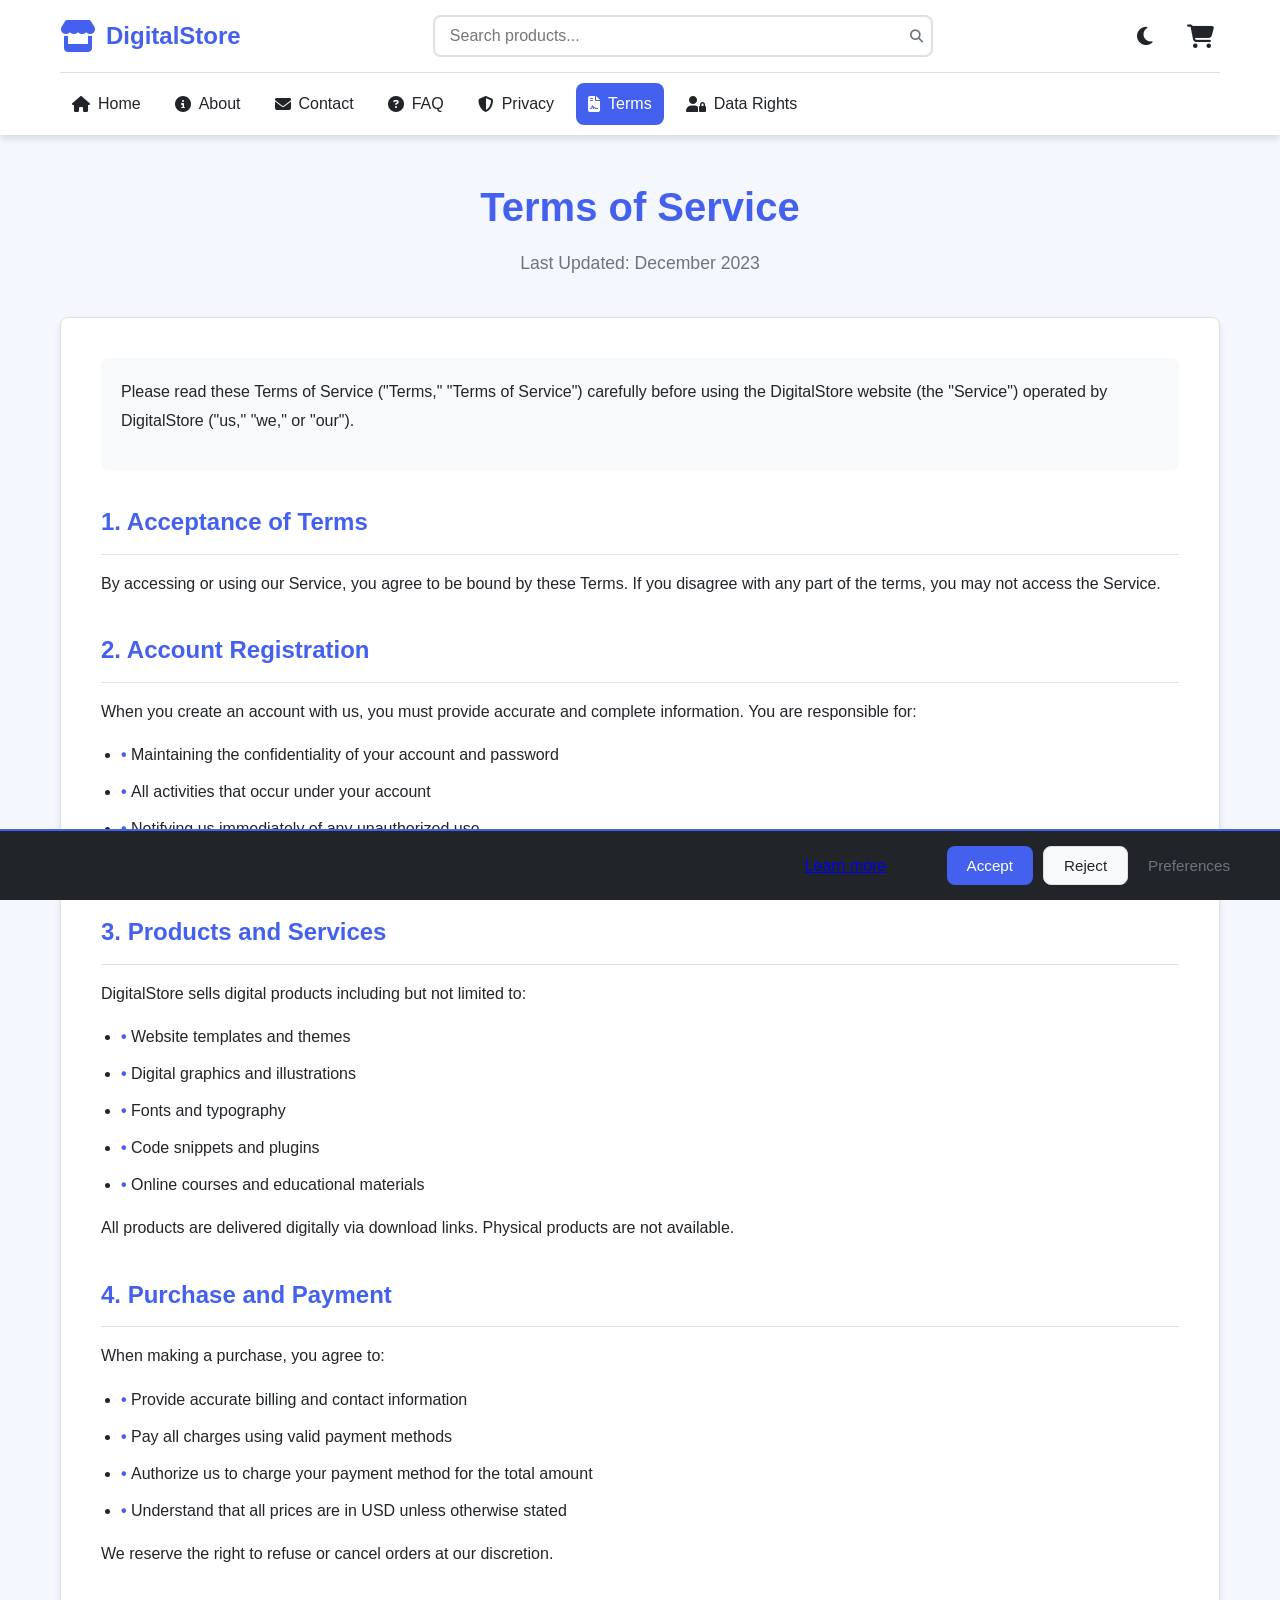
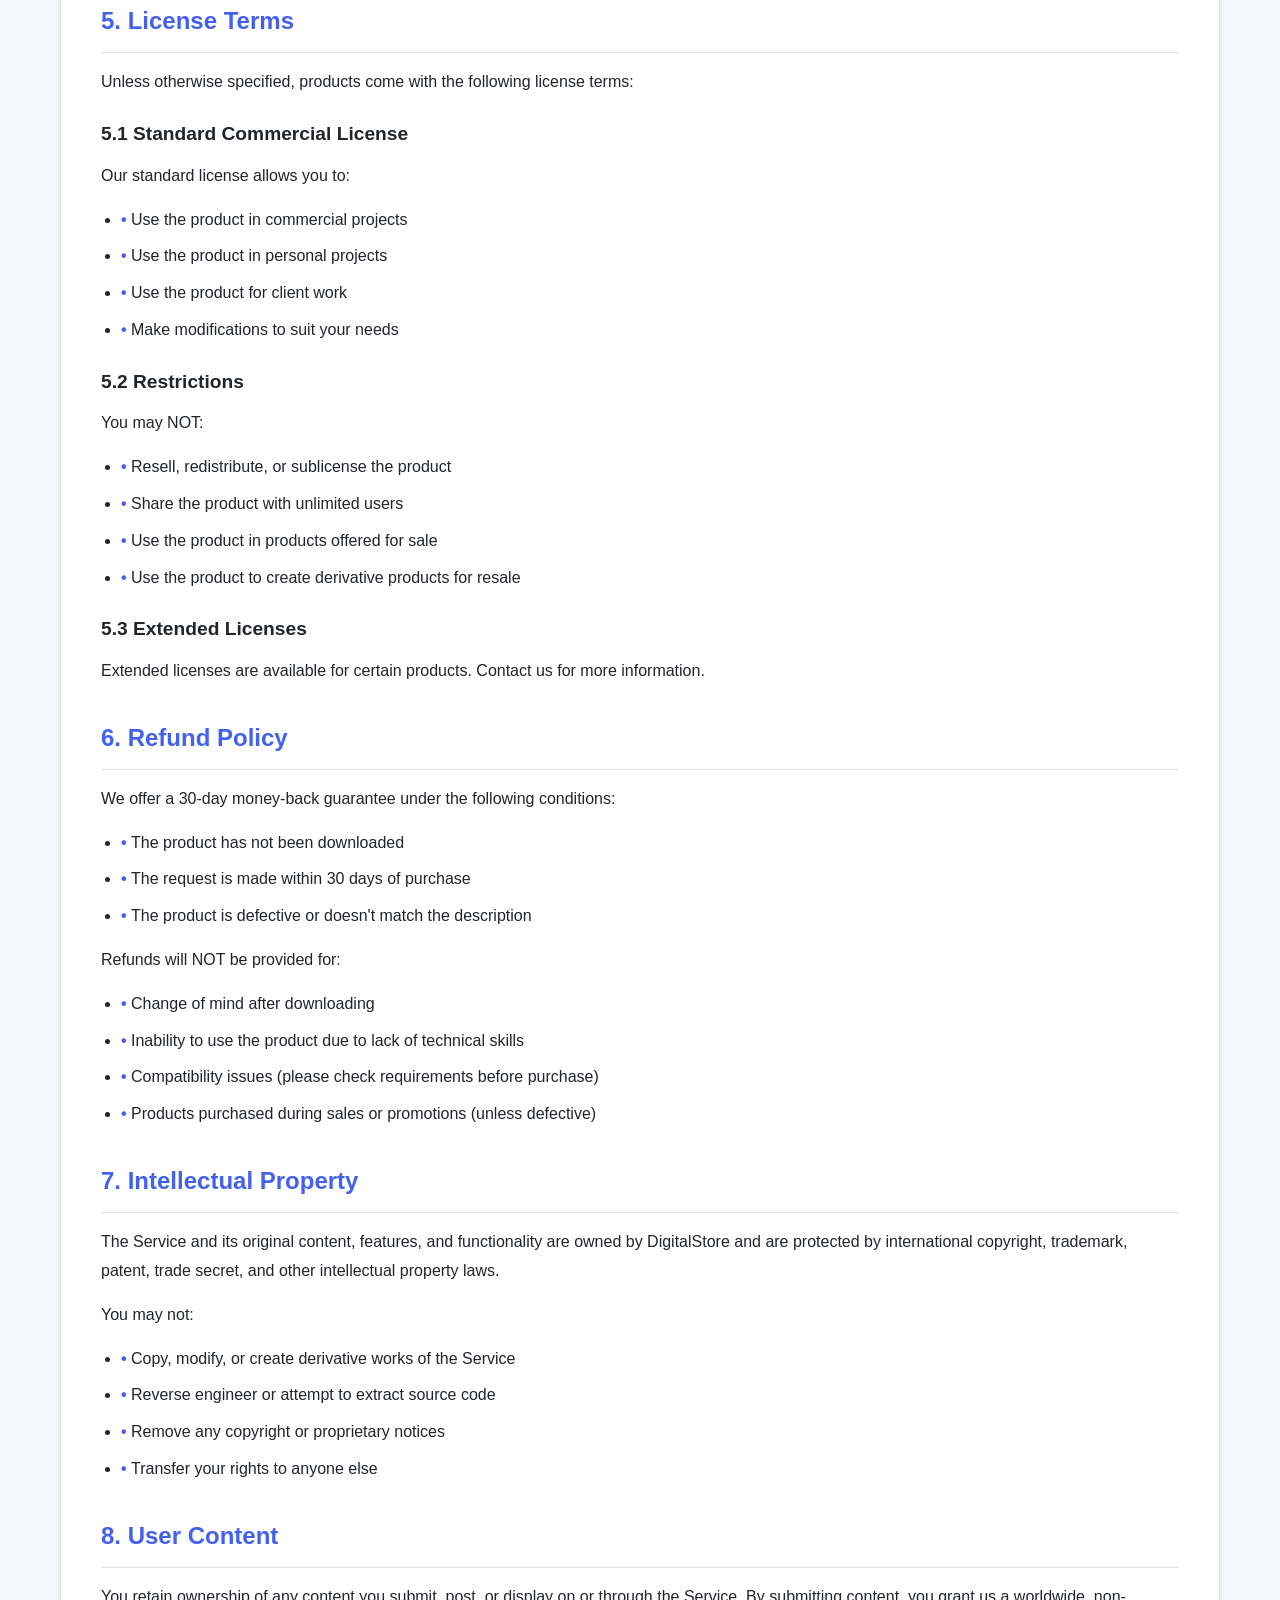
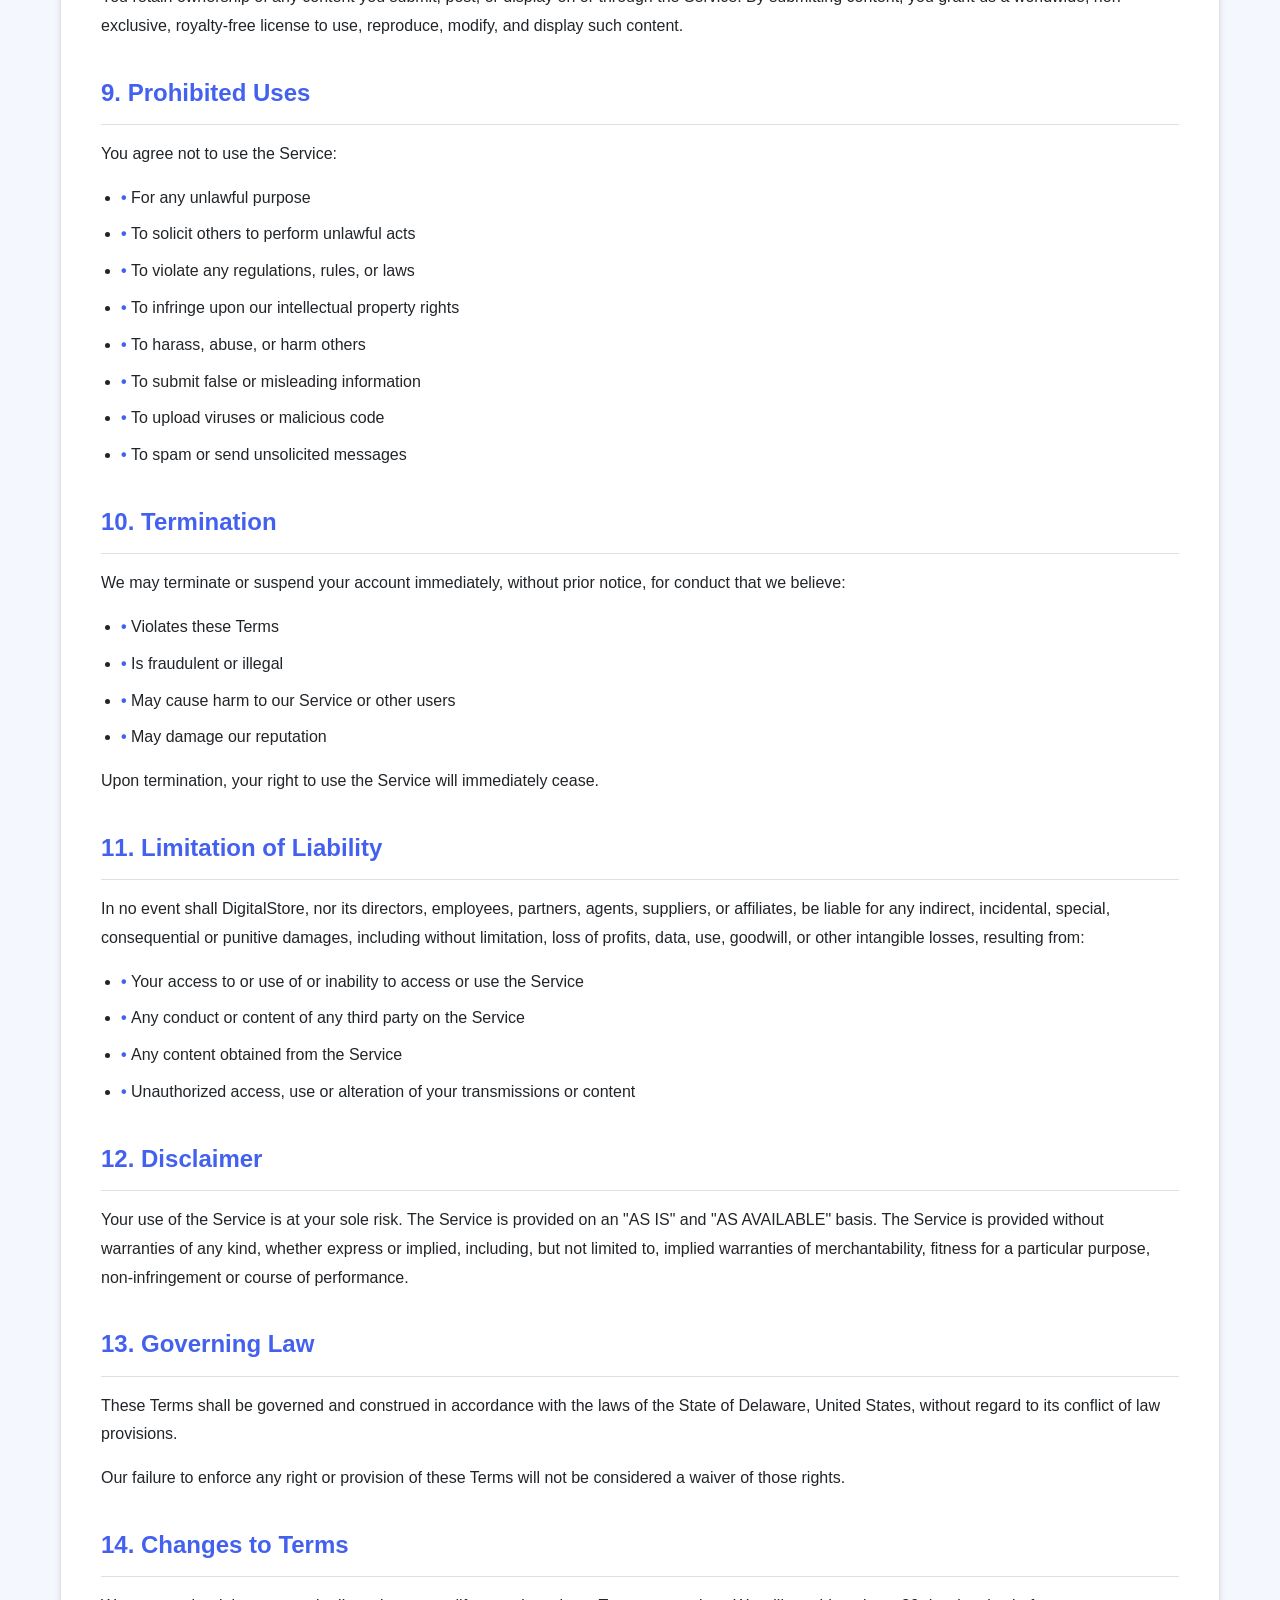
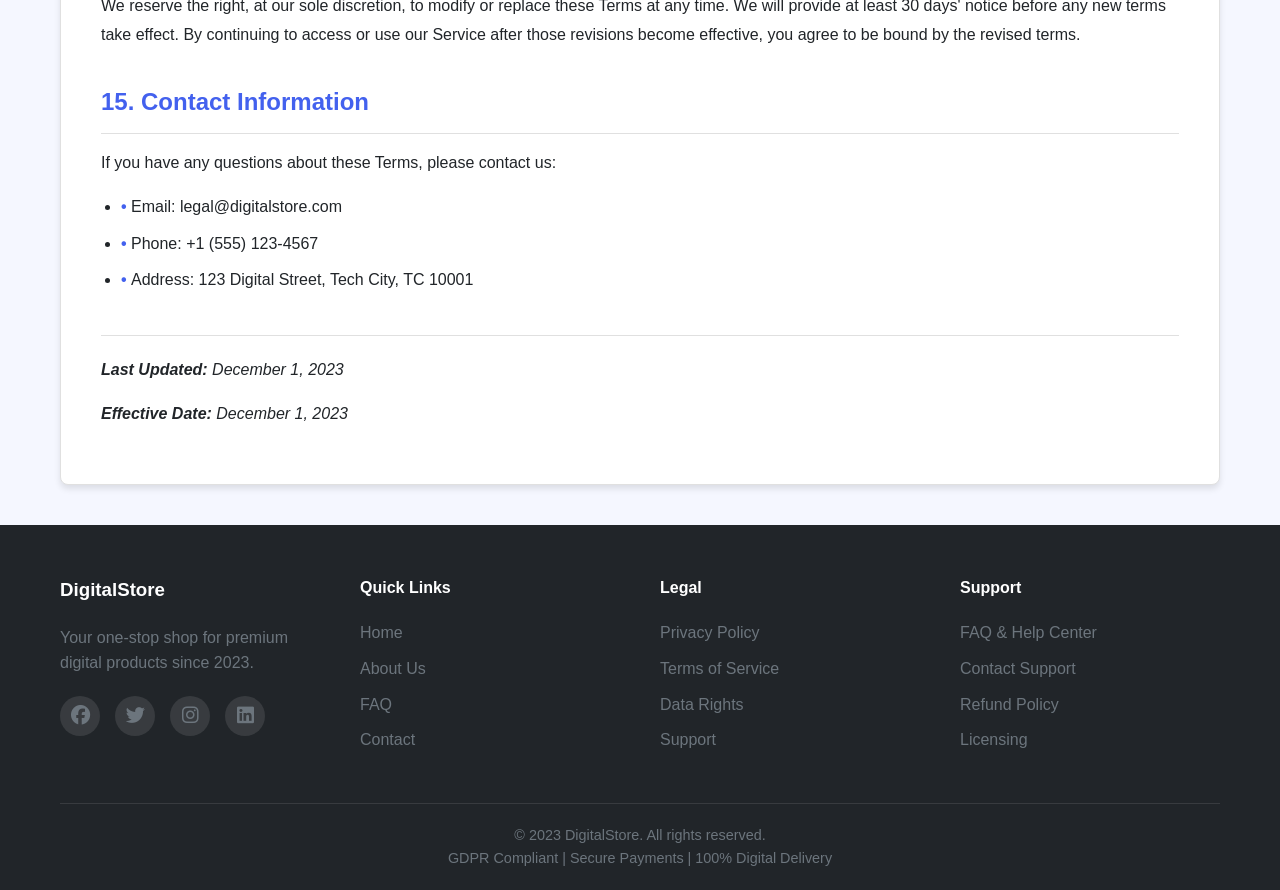
<file: terms.html>
<!DOCTYPE html>
<html lang="en">
<head>
    <meta charset="UTF-8">
    <meta name="viewport" content="width=device-width, initial-scale=1.0">
    <title>Terms of Service - Digital Store</title>
    <link rel="stylesheet" href="css/style.css">
    <link rel="stylesheet" href="css/responsive.css">
    <link rel="stylesheet" href="css/dark-mode.css">
    <link rel="stylesheet" href="https://cdnjs.cloudflare.com/ajax/libs/font-awesome/6.4.0/css/all.min.css">
    <link rel="icon" type="image/x-icon" href="assets/favicon.ico">
</head>
<body>
    <!-- GDPR Consent Banner -->
    <div id="gdpr-consent" class="gdpr-banner">
        <div class="gdpr-content">
            <p>We use cookies to enhance your experience. By continuing to visit this site you agree to our use of cookies. 
               <a href="privacy.html">Learn more</a></p>
            <div class="gdpr-buttons">
                <button id="gdpr-accept" class="btn btn-primary">Accept</button>
                <button id="gdpr-reject" class="btn btn-secondary">Reject</button>
                <button id="gdpr-preferences" class="btn btn-text">Preferences</button>
            </div>
        </div>
    </div>

    <!-- Header -->
    <header class="header">
        <div class="container">
            <div class="header-top">
                <button class="menu-toggle" aria-label="Toggle menu">
                    <i class="fas fa-bars"></i>
                </button>
                <div class="logo">
                    <a href="index.html">
                        <i class="fas fa-store"></i>
                        <span>DigitalStore</span>
                    </a>
                </div>
                <div class="search-bar">
                    <input type="text" id="search-input" placeholder="Search products...">
                    <button id="search-button" aria-label="Search">
                        <i class="fas fa-search"></i>
                    </button>
                </div>
                <div class="header-actions">
                    <button class="theme-toggle" id="theme-toggle" aria-label="Toggle dark mode">
                        <i class="fas fa-moon"></i>
                        <i class="fas fa-sun" style="display: none;"></i>
                    </button>
                    <button class="cart-icon" id="cart-icon" aria-label="Shopping cart">
                        <i class="fas fa-shopping-cart"></i>
                        <span class="cart-count">0</span>
                    </button>
                </div>
            </div>
            
            <nav class="navbar">
                <ul class="nav-menu">
                    <li><a href="index.html"><i class="fas fa-home"></i> Home</a></li>
                    <li><a href="about.html"><i class="fas fa-info-circle"></i> About</a></li>
                    <li><a href="contact.html"><i class="fas fa-envelope"></i> Contact</a></li>
                    <li><a href="faq.html"><i class="fas fa-question-circle"></i> FAQ</a></li>
                    <li><a href="privacy.html"><i class="fas fa-shield-alt"></i> Privacy</a></li>
                    <li><a href="terms.html" class="active"><i class="fas fa-file-contract"></i> Terms</a></li>
                    <li><a href="data-rights.html"><i class="fas fa-user-lock"></i> Data Rights</a></li>
                </ul>
            </nav>
        </div>
    </header>

    <!-- Main Content -->
    <main class="main-content">
        <div class="container">
            <div class="page-header">
                <h1>Terms of Service</h1>
                <p>Last Updated: December 2023</p>
            </div>

            <div class="legal-content">
                <div class="legal-intro" style="background: var(--light-color); padding: 20px; border-radius: var(--border-radius); margin-bottom: 30px;">
                    <p style="color: var(--text-color); font-weight: 500;">Please read these Terms of Service ("Terms," "Terms of Service") carefully before using the DigitalStore website (the "Service") operated by DigitalStore ("us," "we," or "our").</p>
                </div>

                <h2>1. Acceptance of Terms</h2>
                <p>By accessing or using our Service, you agree to be bound by these Terms. If you disagree with any part of the terms, you may not access the Service.</p>

                <h2>2. Account Registration</h2>
                <p>When you create an account with us, you must provide accurate and complete information. You are responsible for:</p>
                <ul>
                    <li>Maintaining the confidentiality of your account and password</li>
                    <li>All activities that occur under your account</li>
                    <li>Notifying us immediately of any unauthorized use</li>
                    <li>Ensuring you log out at the end of each session</li>
                </ul>

                <h2 id="products">3. Products and Services</h2>
                <p>DigitalStore sells digital products including but not limited to:</p>
                <ul>
                    <li>Website templates and themes</li>
                    <li>Digital graphics and illustrations</li>
                    <li>Fonts and typography</li>
                    <li>Code snippets and plugins</li>
                    <li>Online courses and educational materials</li>
                </ul>
                <p>All products are delivered digitally via download links. Physical products are not available.</p>

                <h2>4. Purchase and Payment</h2>
                <p>When making a purchase, you agree to:</p>
                <ul>
                    <li>Provide accurate billing and contact information</li>
                    <li>Pay all charges using valid payment methods</li>
                    <li>Authorize us to charge your payment method for the total amount</li>
                    <li>Understand that all prices are in USD unless otherwise stated</li>
                </ul>
                <p>We reserve the right to refuse or cancel orders at our discretion.</p>

                <h2 id="licensing">5. License Terms</h2>
                <p>Unless otherwise specified, products come with the following license terms:</p>
                
                <h3>5.1 Standard Commercial License</h3>
                <p>Our standard license allows you to:</p>
                <ul>
                    <li>Use the product in commercial projects</li>
                    <li>Use the product in personal projects</li>
                    <li>Use the product for client work</li>
                    <li>Make modifications to suit your needs</li>
                </ul>
                
                <h3>5.2 Restrictions</h3>
                <p>You may NOT:</p>
                <ul>
                    <li>Resell, redistribute, or sublicense the product</li>
                    <li>Share the product with unlimited users</li>
                    <li>Use the product in products offered for sale</li>
                    <li>Use the product to create derivative products for resale</li>
                </ul>
                
                <h3>5.3 Extended Licenses</h3>
                <p>Extended licenses are available for certain products. Contact us for more information.</p>

                <h2 id="refunds">6. Refund Policy</h2>
                <p>We offer a 30-day money-back guarantee under the following conditions:</p>
                <ul>
                    <li>The product has not been downloaded</li>
                    <li>The request is made within 30 days of purchase</li>
                    <li>The product is defective or doesn't match the description</li>
                </ul>
                <p>Refunds will NOT be provided for:</p>
                <ul>
                    <li>Change of mind after downloading</li>
                    <li>Inability to use the product due to lack of technical skills</li>
                    <li>Compatibility issues (please check requirements before purchase)</li>
                    <li>Products purchased during sales or promotions (unless defective)</li>
                </ul>

                <h2>7. Intellectual Property</h2>
                <p>The Service and its original content, features, and functionality are owned by DigitalStore and are protected by international copyright, trademark, patent, trade secret, and other intellectual property laws.</p>
                <p>You may not:</p>
                <ul>
                    <li>Copy, modify, or create derivative works of the Service</li>
                    <li>Reverse engineer or attempt to extract source code</li>
                    <li>Remove any copyright or proprietary notices</li>
                    <li>Transfer your rights to anyone else</li>
                </ul>

                <h2>8. User Content</h2>
                <p>You retain ownership of any content you submit, post, or display on or through the Service. By submitting content, you grant us a worldwide, non-exclusive, royalty-free license to use, reproduce, modify, and display such content.</p>

                <h2>9. Prohibited Uses</h2>
                <p>You agree not to use the Service:</p>
                <ul>
                    <li>For any unlawful purpose</li>
                    <li>To solicit others to perform unlawful acts</li>
                    <li>To violate any regulations, rules, or laws</li>
                    <li>To infringe upon our intellectual property rights</li>
                    <li>To harass, abuse, or harm others</li>
                    <li>To submit false or misleading information</li>
                    <li>To upload viruses or malicious code</li>
                    <li>To spam or send unsolicited messages</li>
                </ul>

                <h2>10. Termination</h2>
                <p>We may terminate or suspend your account immediately, without prior notice, for conduct that we believe:</p>
                <ul>
                    <li>Violates these Terms</li>
                    <li>Is fraudulent or illegal</li>
                    <li>May cause harm to our Service or other users</li>
                    <li>May damage our reputation</li>
                </ul>
                <p>Upon termination, your right to use the Service will immediately cease.</p>

                <h2>11. Limitation of Liability</h2>
                <p>In no event shall DigitalStore, nor its directors, employees, partners, agents, suppliers, or affiliates, be liable for any indirect, incidental, special, consequential or punitive damages, including without limitation, loss of profits, data, use, goodwill, or other intangible losses, resulting from:</p>
                <ul>
                    <li>Your access to or use of or inability to access or use the Service</li>
                    <li>Any conduct or content of any third party on the Service</li>
                    <li>Any content obtained from the Service</li>
                    <li>Unauthorized access, use or alteration of your transmissions or content</li>
                </ul>

                <h2>12. Disclaimer</h2>
                <p>Your use of the Service is at your sole risk. The Service is provided on an "AS IS" and "AS AVAILABLE" basis. The Service is provided without warranties of any kind, whether express or implied, including, but not limited to, implied warranties of merchantability, fitness for a particular purpose, non-infringement or course of performance.</p>

                <h2>13. Governing Law</h2>
                <p>These Terms shall be governed and construed in accordance with the laws of the State of Delaware, United States, without regard to its conflict of law provisions.</p>
                <p>Our failure to enforce any right or provision of these Terms will not be considered a waiver of those rights.</p>

                <h2>14. Changes to Terms</h2>
                <p>We reserve the right, at our sole discretion, to modify or replace these Terms at any time. We will provide at least 30 days' notice before any new terms take effect. By continuing to access or use our Service after those revisions become effective, you agree to be bound by the revised terms.</p>

                <h2>15. Contact Information</h2>
                <p>If you have any questions about these Terms, please contact us:</p>
                <ul>
                    <li>Email: legal@digitalstore.com</li>
                    <li>Phone: +1 (555) 123-4567</li>
                    <li>Address: 123 Digital Street, Tech City, TC 10001</li>
                </ul>

                <div class="last-updated">
                    <p><strong>Last Updated:</strong> December 1, 2023</p>
                    <p><strong>Effective Date:</strong> December 1, 2023</p>
                </div>
            </div>
        </div>
    </main>

    <!-- Shopping Cart Sidebar -->
    <div class="cart-sidebar" id="cart-sidebar">
        <div class="cart-header">
            <h3><i class="fas fa-shopping-cart"></i> Your Cart</h3>
            <button class="close-cart" id="close-cart" aria-label="Close cart">
                <i class="fas fa-times"></i>
            </button>
        </div>
        <div class="cart-items" id="cart-items">
            <div class="empty-cart">
                <i class="fas fa-shopping-cart"></i>
                <p>Your cart is empty</p>
            </div>
        </div>
        <div class="cart-footer">
            <div class="cart-total">
                <span>Total:</span>
                <span id="cart-total">$0.00</span>
            </div>
            <button class="btn btn-primary btn-block" id="checkout-btn">Proceed to Checkout</button>
            <button class="btn btn-outline btn-block" id="clear-cart">Clear Cart</button>
        </div>
    </div>
    <div class="cart-overlay" id="cart-overlay"></div>

    <!-- Footer -->
    <footer class="footer">
        <div class="container">
            <div class="footer-content">
                <div class="footer-section">
                    <h3>DigitalStore</h3>
                    <p>Your one-stop shop for premium digital products since 2023.</p>
                    <div class="social-links">
                        <a href="#" aria-label="Facebook"><i class="fab fa-facebook"></i></a>
                        <a href="#" aria-label="Twitter"><i class="fab fa-twitter"></i></a>
                        <a href="#" aria-label="Instagram"><i class="fab fa-instagram"></i></a>
                        <a href="#" aria-label="LinkedIn"><i class="fab fa-linkedin"></i></a>
                    </div>
                </div>
                
                <div class="footer-section">
                    <h4>Quick Links</h4>
                    <ul>
                        <li><a href="index.html">Home</a></li>
                        <li><a href="about.html">About Us</a></li>
                        <li><a href="faq.html">FAQ</a></li>
                        <li><a href="contact.html">Contact</a></li>
                    </ul>
                </div>
                
                <div class="footer-section">
                    <h4>Legal</h4>
                    <ul>
                        <li><a href="privacy.html">Privacy Policy</a></li>
                        <li><a href="terms.html">Terms of Service</a></li>
                        <li><a href="data-rights.html">Data Rights</a></li>
                        <li><a href="contact.html#support">Support</a></li>
                    </ul>
                </div>
                
                <div class="footer-section">
                    <h4>Support</h4>
                    <ul>
                        <li><a href="faq.html">FAQ & Help Center</a></li>
                        <li><a href="contact.html">Contact Support</a></li>
                        <li><a href="terms.html#refunds">Refund Policy</a></li>
                        <li><a href="terms.html#licensing">Licensing</a></li>
                    </ul>
                </div>
            </div>
            
            <div class="footer-bottom">
                <p>&copy; 2023 DigitalStore. All rights reserved.</p>
                <p>GDPR Compliant | Secure Payments | 100% Digital Delivery</p>
            </div>
        </div>
    </footer>

    <!-- Scripts -->
    <script src="js/cart.js"></script>
    <script src="js/main.js"></script>
</body>
</html>
</file>
<file: css/style.css>
/* Reset and Base Styles */
* {
    margin: 0;
    padding: 0;
    box-sizing: border-box;
}

:root {
    /* Light Mode Colors */
    --primary-color: #4361ee;
    --secondary-color: #3f37c9;
    --accent-color: #4cc9f0;
    --light-color: #f8f9fa;
    --dark-color: #212529;
    --gray-color: #6c757d;
    --success-color: #4CAF50;
    --danger-color: #f72585;
    --warning-color: #ff9e00;
    --border-radius: 8px;
    --box-shadow: 0 4px 6px rgba(0, 0, 0, 0.1);
    --transition: all 0.3s ease;
    
    /* Light Mode Specific */
    --bg-color: #f5f7ff;
    --card-bg: white;
    --text-color: #212529;
    --text-secondary: #6c757d;
    --border-color: #e0e0e0;
    --header-bg: white;
    --footer-bg: #212529;
    --footer-text: white;
    --input-bg: white;
    --input-border: #e0e0e0;
}

/* Dark Mode Variables */
.dark-mode {
    --primary-color: #5a7dff;
    --secondary-color: #4d4df0;
    --accent-color: #6ad8ff;
    --light-color: #2d3748;
    --dark-color: #e2e8f0;
    --gray-color: #a0aec0;
    --bg-color: #1a202c;
    --card-bg: #2d3748;
    --text-color: #e2e8f0;
    --text-secondary: #a0aec0;
    --border-color: #4a5568;
    --header-bg: #2d3748;
    --footer-bg: #1a202c;
    --footer-text: #e2e8f0;
    --input-bg: #4a5568;
    --input-border: #4a5568;
}

body {
    font-family: 'Segoe UI', Tahoma, Geneva, Verdana, sans-serif;
    line-height: 1.6;
    color: var(--text-color);
    background-color: var(--bg-color);
    transition: var(--transition);
}

.container {
    width: 100%;
    max-width: 1200px;
    margin: 0 auto;
    padding: 0 20px;
}

/* GDPR Banner */
.gdpr-banner {
    position: fixed;
    bottom: 0;
    left: 0;
    right: 0;
    background: var(--dark-color);
    color: var(--text-color);
    padding: 15px;
    z-index: 1000;
    display: none;
    border-top: 2px solid var(--primary-color);
}

.gdpr-content {
    max-width: 1200px;
    margin: 0 auto;
    display: flex;
    justify-content: space-between;
    align-items: center;
    flex-wrap: wrap;
    gap: 15px;
}

.gdpr-buttons {
    display: flex;
    gap: 10px;
}

/* Header Styles */
.header {
    background: var(--header-bg);
    box-shadow: var(--box-shadow);
    position: sticky;
    top: 0;
    z-index: 100;
    transition: var(--transition);
}

.header-top {
    display: flex;
    justify-content: space-between;
    align-items: center;
    padding: 15px 0;
}

.logo a {
    display: flex;
    align-items: center;
    gap: 10px;
    text-decoration: none;
    color: var(--primary-color);
    font-size: 1.5rem;
    font-weight: bold;
    transition: var(--transition);
}

.logo i {
    font-size: 2rem;
}

.menu-toggle {
    display: none;
    background: none;
    border: none;
    font-size: 1.5rem;
    color: var(--text-color);
    cursor: pointer;
    transition: var(--transition);
}

/* Theme Toggle Button */
.theme-toggle {
    background: none;
    border: none;
    font-size: 1.3rem;
    color: var(--text-color);
    cursor: pointer;
    padding: 8px;
    border-radius: 50%;
    transition: var(--transition);
    display: flex;
    align-items: center;
    justify-content: center;
    width: 40px;
    height: 40px;
}

.theme-toggle:hover {
    background: var(--light-color);
}

.search-bar {
    flex: 1;
    max-width: 500px;
    margin: 0 20px;
    position: relative;
}

.search-bar input {
    width: 100%;
    padding: 10px 15px;
    padding-right: 45px;
    border: 2px solid var(--border-color);
    border-radius: var(--border-radius);
    font-size: 1rem;
    transition: var(--transition);
    background: var(--input-bg);
    color: var(--text-color);
}

.search-bar input:focus {
    outline: none;
    border-color: var(--primary-color);
}

.search-bar button {
    position: absolute;
    right: 5px;
    top: 50%;
    transform: translateY(-50%);
    background: none;
    border: none;
    color: var(--gray-color);
    cursor: pointer;
    padding: 5px;
    transition: var(--transition);
}

.search-bar button:hover {
    color: var(--primary-color);
}

.header-actions {
    display: flex;
    align-items: center;
    gap: 15px;
}

.cart-icon {
    position: relative;
    background: none;
    border: none;
    font-size: 1.5rem;
    color: var(--text-color);
    cursor: pointer;
    padding: 5px;
    transition: var(--transition);
    display: flex;
    align-items: center;
    justify-content: center;
    width: 40px;
    height: 40px;
    border-radius: 50%;
}

.cart-icon:hover {
    background: var(--light-color);
}

.cart-count {
    position: absolute;
    top: -5px;
    right: -5px;
    background: var(--danger-color);
    color: white;
    font-size: 0.8rem;
    width: 20px;
    height: 20px;
    border-radius: 50%;
    display: flex;
    align-items: center;
    justify-content: center;
    font-weight: bold;
}

/* Navigation */
.navbar {
    border-top: 1px solid var(--border-color);
    padding: 10px 0;
}

.nav-menu {
    display: flex;
    list-style: none;
    gap: 10px;
}

.nav-menu a {
    text-decoration: none;
    color: var(--text-color);
    padding: 8px 12px;
    border-radius: var(--border-radius);
    transition: var(--transition);
    display: flex;
    align-items: center;
    gap: 8px;
    font-weight: 500;
}

.nav-menu a:hover,
.nav-menu a.active {
    background: var(--primary-color);
    color: white;
}

/* Main Content */
.main-content {
    padding: 40px 0;
    min-height: calc(100vh - 400px);
}

.page-header {
    text-align: center;
    margin-bottom: 40px;
}

.page-header h1 {
    font-size: 2.5rem;
    color: var(--primary-color);
    margin-bottom: 10px;
}

.page-header p {
    color: var(--text-secondary);
    font-size: 1.1rem;
}

/* Controls */
.controls-container {
    background: var(--card-bg);
    padding: 20px;
    border-radius: var(--border-radius);
    box-shadow: var(--box-shadow);
    margin-bottom: 30px;
    display: flex;
    justify-content: space-between;
    align-items: center;
    flex-wrap: wrap;
    gap: 20px;
    transition: var(--transition);
}

.filters {
    display: flex;
    align-items: center;
    gap: 15px;
    flex-wrap: wrap;
}

.filter-group {
    display: flex;
    align-items: center;
    gap: 8px;
}

.filter-group label,
.sort-options label {
    font-weight: 500;
    color: var(--text-color);
    white-space: nowrap;
}

.filter-group select,
.sort-options select {
    padding: 8px 12px;
    border: 2px solid var(--border-color);
    border-radius: var(--border-radius);
    background: var(--input-bg);
    color: var(--text-color);
    cursor: pointer;
    min-width: 150px;
    transition: var(--transition);
}

.filter-group select:focus,
.sort-options select:focus {
    outline: none;
    border-color: var(--primary-color);
}

.sort-options {
    display: flex;
    align-items: center;
    gap: 10px;
}

/* Products Grid */
.products-grid {
    display: grid;
    grid-template-columns: repeat(auto-fill, minmax(280px, 1fr));
    gap: 30px;
    margin-bottom: 40px;
}

.product-card {
    background: var(--card-bg);
    border-radius: var(--border-radius);
    overflow: hidden;
    box-shadow: var(--box-shadow);
    transition: var(--transition);
    position: relative;
    border: 1px solid var(--border-color);
}

.product-card:hover {
    transform: translateY(-5px);
    box-shadow: 0 10px 20px rgba(0, 0, 0, 0.15);
}

.product-card > div {
    padding: 15px;
}

.product-image {
    height: 200px;
    width: 100%;
    overflow: hidden;
    position: relative;
    background: var(--light-color);
}

.product-image img {
    width: 100%;
    height: 100%;
    object-fit: cover;
    transition: transform 0.5s ease;
}

.product-card:hover .product-image img {
    transform: scale(1.05);
}

.product-badge {
    position: absolute;
    top: 10px;
    right: 10px;
    background: var(--primary-color);
    color: white;
    padding: 4px 10px;
    border-radius: 20px;
    font-size: 0.8rem;
    font-weight: 500;
    z-index: 1;
}

.product-info {
    padding: 15px !important;
}

.product-category {
    display: inline-block;
    background: var(--light-color);
    color: var(--text-secondary);
    padding: 4px 10px;
    border-radius: 20px;
    font-size: 0.85rem;
    margin-bottom: 10px;
    font-weight: 500;
}

.product-title {
    font-size: 1.2rem;
    font-weight: 600;
    margin-bottom: 10px;
    color: var(--text-color);
    min-height: 48px;
    display: -webkit-box;
    -webkit-line-clamp: 2;
    -webkit-box-orient: vertical;
    overflow: hidden;
}

.product-description {
    color: var(--text-secondary);
    font-size: 0.95rem;
    margin-bottom: 15px;
    line-height: 1.5;
    display: -webkit-box;
    -webkit-line-clamp: 3;
    -webkit-box-orient: vertical;
    overflow: hidden;
}

.product-price {
    font-size: 1.5rem;
    font-weight: bold;
    color: var(--primary-color);
    margin-bottom: 15px;
}

.product-actions {
    display: flex;
    gap: 10px;
    margin-top: 10px;
}

.btn {
    padding: 10px 20px;
    border: none;
    border-radius: var(--border-radius);
    cursor: pointer;
    font-weight: 500;
    transition: var(--transition);
    display: inline-flex;
    align-items: center;
    justify-content: center;
    gap: 8px;
    font-size: 0.95rem;
}

.btn-primary {
    background: var(--primary-color);
    color: white;
}

.btn-primary:hover {
    background: var(--secondary-color);
    transform: translateY(-2px);
}

.btn-secondary {
    background: var(--light-color);
    color: var(--text-color);
    border: 1px solid var(--border-color);
}

.btn-secondary:hover {
    background: var(--border-color);
    transform: translateY(-2px);
}

.btn-outline {
    background: transparent;
    color: var(--primary-color);
    border: 2px solid var(--primary-color);
}

.btn-outline:hover {
    background: var(--primary-color);
    color: white;
}

.btn-text {
    background: none;
    color: var(--text-secondary);
    padding: 5px 10px;
}

.btn-text:hover {
    color: var(--text-color);
}

.btn-block {
    width: 100%;
}

.btn-disabled {
    opacity: 0.6;
    cursor: not-allowed;
}

.btn-disabled:hover {
    transform: none;
    background: var(--primary-color);
}

/* Cart Sidebar */
.cart-sidebar {
    position: fixed;
    top: 0;
    right: -400px;
    width: 350px;
    height: 100vh;
    background: var(--card-bg);
    box-shadow: -5px 0 15px rgba(0, 0, 0, 0.1);
    z-index: 1001;
    transition: var(--transition);
    display: flex;
    flex-direction: column;
    border-left: 1px solid var(--border-color);
}

.cart-sidebar.open {
    right: 0;
}

.cart-header {
    padding: 20px;
    border-bottom: 1px solid var(--border-color);
    display: flex;
    justify-content: space-between;
    align-items: center;
}

.cart-header h3 {
    color: var(--text-color);
    margin: 0;
}

.close-cart {
    background: none;
    border: none;
    font-size: 1.2rem;
    cursor: pointer;
    color: var(--text-secondary);
    transition: var(--transition);
}

.close-cart:hover {
    color: var(--text-color);
}

.cart-items {
    flex: 1;
    overflow-y: auto;
    padding: 20px;
}

.cart-item {
    display: flex;
    gap: 15px;
    padding: 15px 0;
    border-bottom: 1px solid var(--border-color);
    align-items: center;
}

.cart-item-image {
    width: 60px;
    height: 60px;
    background: var(--light-color);
    border-radius: var(--border-radius);
    overflow: hidden;
    flex-shrink: 0;
}

.cart-item-image img {
    width: 100%;
    height: 100%;
    object-fit: cover;
}

.cart-item-info {
    flex: 1;
}

.cart-item-title {
    font-weight: 500;
    margin-bottom: 5px;
    color: var(--text-color);
}

.cart-item-price {
    color: var(--primary-color);
    font-weight: 600;
}

.cart-item-actions {
    display: flex;
    align-items: center;
    gap: 10px;
}

.remove-item {
    background: none;
    border: none;
    color: var(--danger-color);
    cursor: pointer;
    padding: 5px;
    transition: var(--transition);
}

.remove-item:hover {
    transform: scale(1.1);
}

.empty-cart {
    text-align: center;
    padding: 40px 20px;
    color: var(--text-secondary);
}

.empty-cart i {
    font-size: 3rem;
    margin-bottom: 15px;
    opacity: 0.3;
    color: var(--text-secondary);
}

.cart-footer {
    padding: 20px;
    border-top: 1px solid var(--border-color);
}

.cart-total {
    display: flex;
    justify-content: space-between;
    font-size: 1.2rem;
    font-weight: 600;
    margin-bottom: 20px;
    padding: 10px 0;
    color: var(--text-color);
}

.cart-overlay {
    position: fixed;
    top: 0;
    left: 0;
    right: 0;
    bottom: 0;
    background: rgba(0, 0, 0, 0.5);
    z-index: 1000;
    display: none;
}

.cart-overlay.show {
    display: block;
}

/* Loading */
.loading {
    text-align: center;
    padding: 40px;
}

.spinner {
    width: 50px;
    height: 50px;
    border: 4px solid var(--border-color);
    border-top: 4px solid var(--primary-color);
    border-radius: 50%;
    animation: spin 1s linear infinite;
    margin: 0 auto 20px;
}

@keyframes spin {
    0% { transform: rotate(0deg); }
    100% { transform: rotate(360deg); }
}

/* Footer */
.footer {
    background: var(--footer-bg);
    color: var(--footer-text);
    padding: 50px 0 20px;
    transition: var(--transition);
}

.footer-content {
    display: grid;
    grid-template-columns: repeat(auto-fit, minmax(250px, 1fr));
    gap: 40px;
    margin-bottom: 40px;
}

.footer-section h3,
.footer-section h4 {
    margin-bottom: 20px;
    color: var(--footer-text);
}

.footer-section p {
    color: var(--gray-color);
    margin-bottom: 20px;
}

.footer-section ul {
    list-style: none;
}

.footer-section ul li {
    margin-bottom: 10px;
}

.footer-section a {
    color: var(--gray-color);
    text-decoration: none;
    transition: var(--transition);
}

.footer-section a:hover {
    color: var(--footer-text);
}

.social-links {
    display: flex;
    gap: 15px;
    margin-top: 20px;
}

.social-links a {
    width: 40px;
    height: 40px;
    background: rgba(255, 255, 255, 0.1);
    border-radius: 50%;
    display: flex;
    align-items: center;
    justify-content: center;
    font-size: 1.2rem;
    transition: var(--transition);
}

.social-links a:hover {
    background: var(--primary-color);
    transform: translateY(-3px);
}

.footer-bottom {
    text-align: center;
    padding-top: 20px;
    border-top: 1px solid rgba(255, 255, 255, 0.1);
    color: var(--gray-color);
    font-size: 0.9rem;
}

/* Product Details Page Styles */
.product-details {
    display: grid;
    grid-template-columns: 1fr 1fr;
    gap: 40px;
    background: var(--card-bg);
    border-radius: var(--border-radius);
    padding: 30px;
    box-shadow: var(--box-shadow);
    transition: var(--transition);
}

.product-gallery {
    display: flex;
    flex-direction: column;
    gap: 15px;
}

.main-image {
    width: 100%;
    height: 400px;
    border-radius: var(--border-radius);
    overflow: hidden;
    background: var(--light-color);
}

.main-image img {
    width: 100%;
    height: 100%;
    object-fit: cover;
}

.product-info-details {
    display: flex;
    flex-direction: column;
    gap: 20px;
}

.product-meta {
    display: flex;
    gap: 20px;
    color: var(--text-secondary);
}

.product-description-full {
    line-height: 1.8;
    color: var(--text-color);
}

.features-list {
    list-style: none;
}

.features-list li {
    padding: 8px 0;
    border-bottom: 1px solid var(--border-color);
    display: flex;
    align-items: center;
    gap: 10px;
    color: var(--text-color);
}

.features-list li:last-child {
    border-bottom: none;
}

.details-actions {
    display: flex;
    gap: 15px;
    margin-top: 20px;
}

/* Notification */
.notification {
    position: fixed;
    top: 20px;
    right: 20px;
    padding: 15px 25px;
    border-radius: var(--border-radius);
    background: var(--card-bg);
    box-shadow: 0 5px 15px rgba(0, 0, 0, 0.2);
    display: flex;
    align-items: center;
    gap: 10px;
    z-index: 1002;
    transform: translateX(150%);
    transition: transform 0.3s ease;
    color: var(--text-color);
    border-left: 4px solid var(--primary-color);
}

.notification.show {
    transform: translateX(0);
}

.notification.success {
    border-left-color: var(--success-color);
}

.notification.error {
    border-left-color: var(--danger-color);
}

.notification.info {
    border-left-color: var(--primary-color);
}

/* Cart Warning Message */
.cart-warning {
    background: var(--warning-color);
    color: white;
    padding: 10px;
    border-radius: var(--border-radius);
    margin: 10px 0;
    font-size: 0.9rem;
    text-align: center;
}

/* Product in cart indicator */
.in-cart {
    background: var(--success-color) !important;
    color: white !important;
}

.in-cart:hover {
    background: var(--success-color) !important;
    opacity: 0.9;
}
/* Contact Page Specific Styles */
.contact-content {
    display: grid;
    grid-template-columns: 1fr 1fr;
    gap: 40px;
    margin-bottom: 40px;
}

.contact-form {
    background: var(--card-bg);
    padding: 30px;
    border-radius: var(--border-radius);
    box-shadow: var(--box-shadow);
    transition: var(--transition);
    border: 1px solid var(--border-color);
}

.contact-form h2 {
    color: var(--text-color);
    margin-bottom: 10px;
}

.contact-form p {
    color: var(--text-secondary);
    margin-bottom: 25px;
}

.form-group {
    margin-bottom: 20px;
}

.form-group label {
    display: block;
    margin-bottom: 8px;
    font-weight: 500;
    color: var(--text-color);
}

.form-group input,
.form-group textarea,
.form-group select {
    width: 100%;
    padding: 12px 15px;
    border: 2px solid var(--border-color);
    border-radius: var(--border-radius);
    font-size: 1rem;
    transition: var(--transition);
    background: var(--input-bg);
    color: var(--text-color);
}

.form-group input:focus,
.form-group textarea:focus,
.form-group select:focus {
    outline: none;
    border-color: var(--primary-color);
    box-shadow: 0 0 0 3px rgba(67, 97, 238, 0.1);
}

.form-group textarea {
    resize: vertical;
    min-height: 120px;
    font-family: inherit;
}

.gdpr-checkbox {
    display: flex;
    align-items: flex-start;
    gap: 10px;
    margin-top: 10px;
}

.gdpr-checkbox input[type="checkbox"] {
    width: auto;
    margin-top: 4px;
}

.gdpr-checkbox label {
    font-size: 0.9rem;
    font-weight: normal;
    margin: 0;
}

.gdpr-checkbox a {
    color: var(--primary-color);
    text-decoration: none;
}

.gdpr-checkbox a:hover {
    text-decoration: underline;
}

.contact-info {
    background: var(--card-bg);
    padding: 30px;
    border-radius: var(--border-radius);
    box-shadow: var(--box-shadow);
    transition: var(--transition);
    border: 1px solid var(--border-color);
}

.contact-info h2 {
    color: var(--text-color);
    margin-bottom: 25px;
}

.info-item {
    display: flex;
    align-items: flex-start;
    gap: 15px;
    margin-bottom: 25px;
    padding-bottom: 20px;
    border-bottom: 1px solid var(--border-color);
}

.info-item:last-child {
    border-bottom: none;
    margin-bottom: 0;
    padding-bottom: 0;
}

.info-item i {
    color: var(--primary-color);
    font-size: 1.2rem;
    margin-top: 3px;
    flex-shrink: 0;
}

.info-item h3 {
    color: var(--text-color);
    margin-bottom: 5px;
    font-size: 1.1rem;
}

.info-item p {
    color: var(--text-secondary);
    margin: 0;
    line-height: 1.5;
}

#live-chat-btn {
    margin-top: 15px;
}
/* About Page Specific Styles */
.about-content {
    background: var(--card-bg);
    border-radius: var(--border-radius);
    padding: 40px;
    box-shadow: var(--box-shadow);
    transition: var(--transition);
    border: 1px solid var(--border-color);
}

.about-section {
    margin-bottom: 40px;
    padding-bottom: 30px;
    border-bottom: 1px solid var(--border-color);
}

.about-section:last-child {
    border-bottom: none;
    margin-bottom: 0;
    padding-bottom: 0;
}

.about-section h2 {
    color: var(--primary-color);
    margin-bottom: 20px;
    font-size: 1.8rem;
}

.about-section p {
    color: var(--text-color);
    line-height: 1.8;
    margin-bottom: 15px;
}

.about-section ul {
    padding-left: 20px;
    margin: 15px 0;
}

.about-section ul li {
    margin-bottom: 10px;
    color: var(--text-color);
    position: relative;
    padding-left: 25px;
}

.about-section ul li:before {
    content: "•";
    color: var(--primary-color);
    font-weight: bold;
    position: absolute;
    left: 0;
}

.values-grid .value-card:hover {
    transform: translateY(-5px);
    box-shadow: 0 10px 20px rgba(0, 0, 0, 0.1);
}

.team-grid .team-member:hover {
    transform: translateY(-5px);
    box-shadow: 0 10px 20px rgba(0, 0, 0, 0.1);
}

/* Stats Section */
.stats-grid {
    display: grid;
    grid-template-columns: repeat(auto-fit, minmax(200px, 1fr));
    gap: 20px;
    margin-top: 30px;
}

.stat-item {
    text-align: center;
    padding: 20px;
    background: var(--card-bg);
    border-radius: var(--border-radius);
    border: 1px solid var(--border-color);
}

.stat-item .stat-number {
    font-size: 2.5rem;
    font-weight: bold;
    color: var(--primary-color);
    margin-bottom: 10px;
}

.stat-item .stat-label {
    color: var(--text-secondary);
    font-size: 0.9rem;
}

/* Why Choose Us Section */
.feature-grid {
    display: grid;
    grid-template-columns: repeat(auto-fit, minmax(200px, 1fr));
    gap: 20px;
}

.feature-item {
    text-align: center;
    padding: 20px;
}

.feature-item i {
    color: var(--primary-color);
    font-size: 2rem;
    margin-bottom: 15px;
}

.feature-item h4 {
    color: var(--text-color);
    margin-bottom: 10px;
}

.feature-item p {
    color: var(--text-secondary);
    font-size: 0.9rem;
}
/* FAQ Page Specific Styles */
.faq-content {
    background: var(--card-bg);
    border-radius: var(--border-radius);
    padding: 40px;
    box-shadow: var(--box-shadow);
    transition: var(--transition);
    border: 1px solid var(--border-color);
}

.faq-section {
    margin-bottom: 40px;
}

.faq-section h2 {
    color: var(--primary-color);
    margin-bottom: 20px;
    padding-bottom: 10px;
    border-bottom: 2px solid var(--border-color);
}

.faq-item {
    border-bottom: 1px solid var(--border-color);
    padding: 20px 0;
    transition: var(--transition);
}

.faq-item:last-child {
    border-bottom: none;
}

.faq-item.active {
    background: var(--light-color);
    padding: 20px;
    border-radius: var(--border-radius);
    margin: 0 -20px;
}

.faq-question {
    display: flex;
    justify-content: space-between;
    align-items: center;
    cursor: pointer;
    font-weight: 600;
    font-size: 1.1rem;
    color: var(--text-color);
    transition: var(--transition);
}

.faq-question:hover {
    color: var(--primary-color);
}

.faq-toggle {
    background: none;
    border: none;
    font-size: 1.2rem;
    cursor: pointer;
    color: var(--primary-color);
    transition: var(--transition);
    width: 30px;
    height: 30px;
    display: flex;
    align-items: center;
    justify-content: center;
    border-radius: 50%;
}

.faq-toggle:hover {
    background: var(--light-color);
}

.faq-answer {
    max-height: 0;
    overflow: hidden;
    transition: max-height 0.3s ease, margin-top 0.3s ease;
    margin-top: 0;
    color: var(--text-secondary);
    line-height: 1.6;
}

.faq-item.active .faq-answer {
    max-height: 500px;
    margin-top: 15px;
}

/* Legal Pages Common Styles */
.legal-content {
    background: var(--card-bg);
    border-radius: var(--border-radius);
    padding: 40px;
    box-shadow: var(--box-shadow);
    transition: var(--transition);
    border: 1px solid var(--border-color);
    line-height: 1.8;
}

.legal-content h2 {
    color: var(--primary-color);
    margin: 30px 0 15px;
    padding-bottom: 10px;
    border-bottom: 1px solid var(--border-color);
}

.legal-content h2:first-child {
    margin-top: 0;
}

.legal-content h3 {
    color: var(--text-color);
    margin: 20px 0 10px;
    font-size: 1.2rem;
}

.legal-content p {
    color: var(--text-color);
    margin-bottom: 15px;
}

.legal-content ul {
    padding-left: 20px;
    margin: 15px 0;
}

.legal-content li {
    margin-bottom: 8px;
    color: var(--text-color);
    position: relative;
    padding-left: 10px;
}

.legal-content li:before {
    content: "•";
    color: var(--primary-color);
    font-weight: bold;
    position: absolute;
    left: 0;
}

.last-updated {
    font-style: italic;
    color: var(--text-secondary);
    margin-top: 40px;
    padding-top: 20px;
    border-top: 1px solid var(--border-color);
}

/* Data Rights Page Specific */
.right-card:hover, .method-card:hover {
    transform: translateY(-5px);
    box-shadow: 0 10px 20px rgba(0, 0, 0, 0.1);
}

.right-detail h3 {
    display: flex;
    align-items: center;
}

#data-request-form:hover, #open-cookie-preferences:hover {
    text-decoration: underline;
    cursor: pointer;
}

/* Print Styles for Legal Pages */
@media print {
    .header, .footer, .cart-sidebar, .gdpr-banner, .theme-toggle, .cart-icon, .search-bar {
        display: none !important;
    }
    
    .legal-content {
        box-shadow: none;
        border: none;
        padding: 0;
    }
    
    body {
        background: white;
        color: black;
    }
}
</file>
<file: css/responsive.css>
/* Responsive Styles */
@media (max-width: 1024px) {
    .container {
        padding: 0 15px;
    }
    
    .products-grid {
        grid-template-columns: repeat(auto-fill, minmax(250px, 1fr));
        gap: 20px;
    }
    
    .product-details {
        grid-template-columns: 1fr;
    }
    
    .nav-menu {
        gap: 5px;
    }
    
    .nav-menu a {
        padding: 6px 8px;
        font-size: 0.9rem;
    }
}

@media (max-width: 768px) {
    .menu-toggle {
        display: block;
    }
    
    .nav-menu {
        position: fixed;
        top: 80px;
        left: -100%;
        width: 100%;
        background: var(--header-bg);
        flex-direction: column;
        padding: 20px;
        box-shadow: 0 10px 20px rgba(0, 0, 0, 0.1);
        transition: var(--transition);
        z-index: 99;
        border-top: 1px solid var(--border-color);
    }
    
    .nav-menu.active {
        left: 0;
    }
    
    .nav-menu li {
        width: 100%;
    }
    
    .nav-menu a {
        padding: 15px;
        justify-content: flex-start;
        font-size: 1rem;
    }
    
    .header-top {
        flex-wrap: wrap;
        gap: 15px;
    }
    
    .search-bar {
        order: 3;
        flex: 1 0 100%;
        margin: 10px 0 0;
        max-width: 100%;
    }
    
    .controls-container {
        flex-direction: column;
        align-items: stretch;
    }
    
    .filters {
        flex-direction: column;
        align-items: stretch;
    }
    
    .filter-group {
        flex-direction: column;
        align-items: flex-start;
    }
    
    .filter-group select {
        width: 100%;
    }
    
    .sort-options {
        flex-direction: column;
        align-items: flex-start;
    }
    
    .sort-options select {
        width: 100%;
    }
    
    .contact-content {
        grid-template-columns: 1fr;
    }
    
    .cart-sidebar {
        width: 100%;
        right: -100%;
    }
    
    .footer-content {
        grid-template-columns: 1fr;
        gap: 30px;
    }
    
    .gdpr-content {
        flex-direction: column;
        text-align: center;
    }
    
    .gdpr-buttons {
        width: 100%;
        justify-content: center;
        flex-wrap: wrap;
    }
    
    .header-actions {
        gap: 10px;
    }
    
    .theme-toggle, .cart-icon {
        width: 36px;
        height: 36px;
        font-size: 1.1rem;
    }
}

@media (max-width: 480px) {
    .page-header h1 {
        font-size: 2rem;
    }
    
    .products-grid {
        grid-template-columns: 1fr;
    }
    
    .product-actions {
        flex-direction: column;
    }
    
    .btn {
        width: 100%;
    }
    
    .details-actions {
        flex-direction: column;
    }
    
    .about-content,
    .faq-content,
    .legal-content,
    .contact-form,
    .contact-info {
        padding: 20px;
    }
    
    .notification {
        left: 20px;
        right: 20px;
        transform: translateY(-150%);
    }
    
    .notification.show {
        transform: translateY(0);
    }
    
    .product-title {
        font-size: 1.1rem;
        min-height: auto;
    }
    
    .product-price {
        font-size: 1.3rem;
    }
    
    .logo span {
        font-size: 1.3rem;
    }
}
/* Fix for Hamburger Menu */
@media (max-width: 768px) {
    .header {
        z-index: 1000;
    }
    
    .navbar {
        position: relative;
        z-index: 999;
    }
    
    .nav-menu {
        position: fixed;
        top: 70px; /* Adjust based on your header height */
        left: -100%;
        width: 100%;
        background: var(--header-bg);
        flex-direction: column;
        padding: 20px;
        box-shadow: 0 10px 20px rgba(0, 0, 0, 0.1);
        transition: var(--transition);
        z-index: 999;
        border-top: 1px solid var(--border-color);
        height: calc(100vh - 70px);
        overflow-y: auto;
    }
    
    .nav-menu.active {
        left: 0;
    }
    
    .menu-toggle {
        display: block;
        z-index: 1001;
        position: relative;
    }
    
    /* Fix for header actions on mobile */
    .header-actions {
        display: flex;
        gap: 10px;
    }
    
    /* Ensure cart and theme buttons work properly */
    .theme-toggle, .cart-icon {
        z-index: 1001;
        position: relative;
    }
    
    /* Make sure search bar doesn't interfere */
    .search-bar {
        margin: 10px 0;
        order: 3;
        width: 100%;
    }
}
</file>
<file: css/dark-mode.css>
/* Dark Mode Specific Styles */
.dark-mode {
    /* Override any specific elements that need special dark mode treatment */
}

.dark-mode .product-card {
    border-color: #4a5568;
}

.dark-mode .controls-container {
    border: 1px solid #4a5568;
}

.dark-mode .search-bar input {
    background: #4a5568;
    border-color: #4a5568;
    color: #e2e8f0;
}

.dark-mode .search-bar input::placeholder {
    color: #a0aec0;
}

.dark-mode .filter-group select,
.dark-mode .sort-options select {
    background: #4a5568;
    border-color: #4a5568;
    color: #e2e8f0;
}

.dark-mode .btn-secondary {
    background: #4a5568;
    border-color: #4a5568;
    color: #e2e8f0;
}

.dark-mode .btn-secondary:hover {
    background: #5a6578;
}

.dark-mode .cart-sidebar {
    border-left-color: #4a5568;
}

.dark-mode .notification {
    background: #2d3748;
    box-shadow: 0 5px 15px rgba(0, 0, 0, 0.4);
}
</file>
